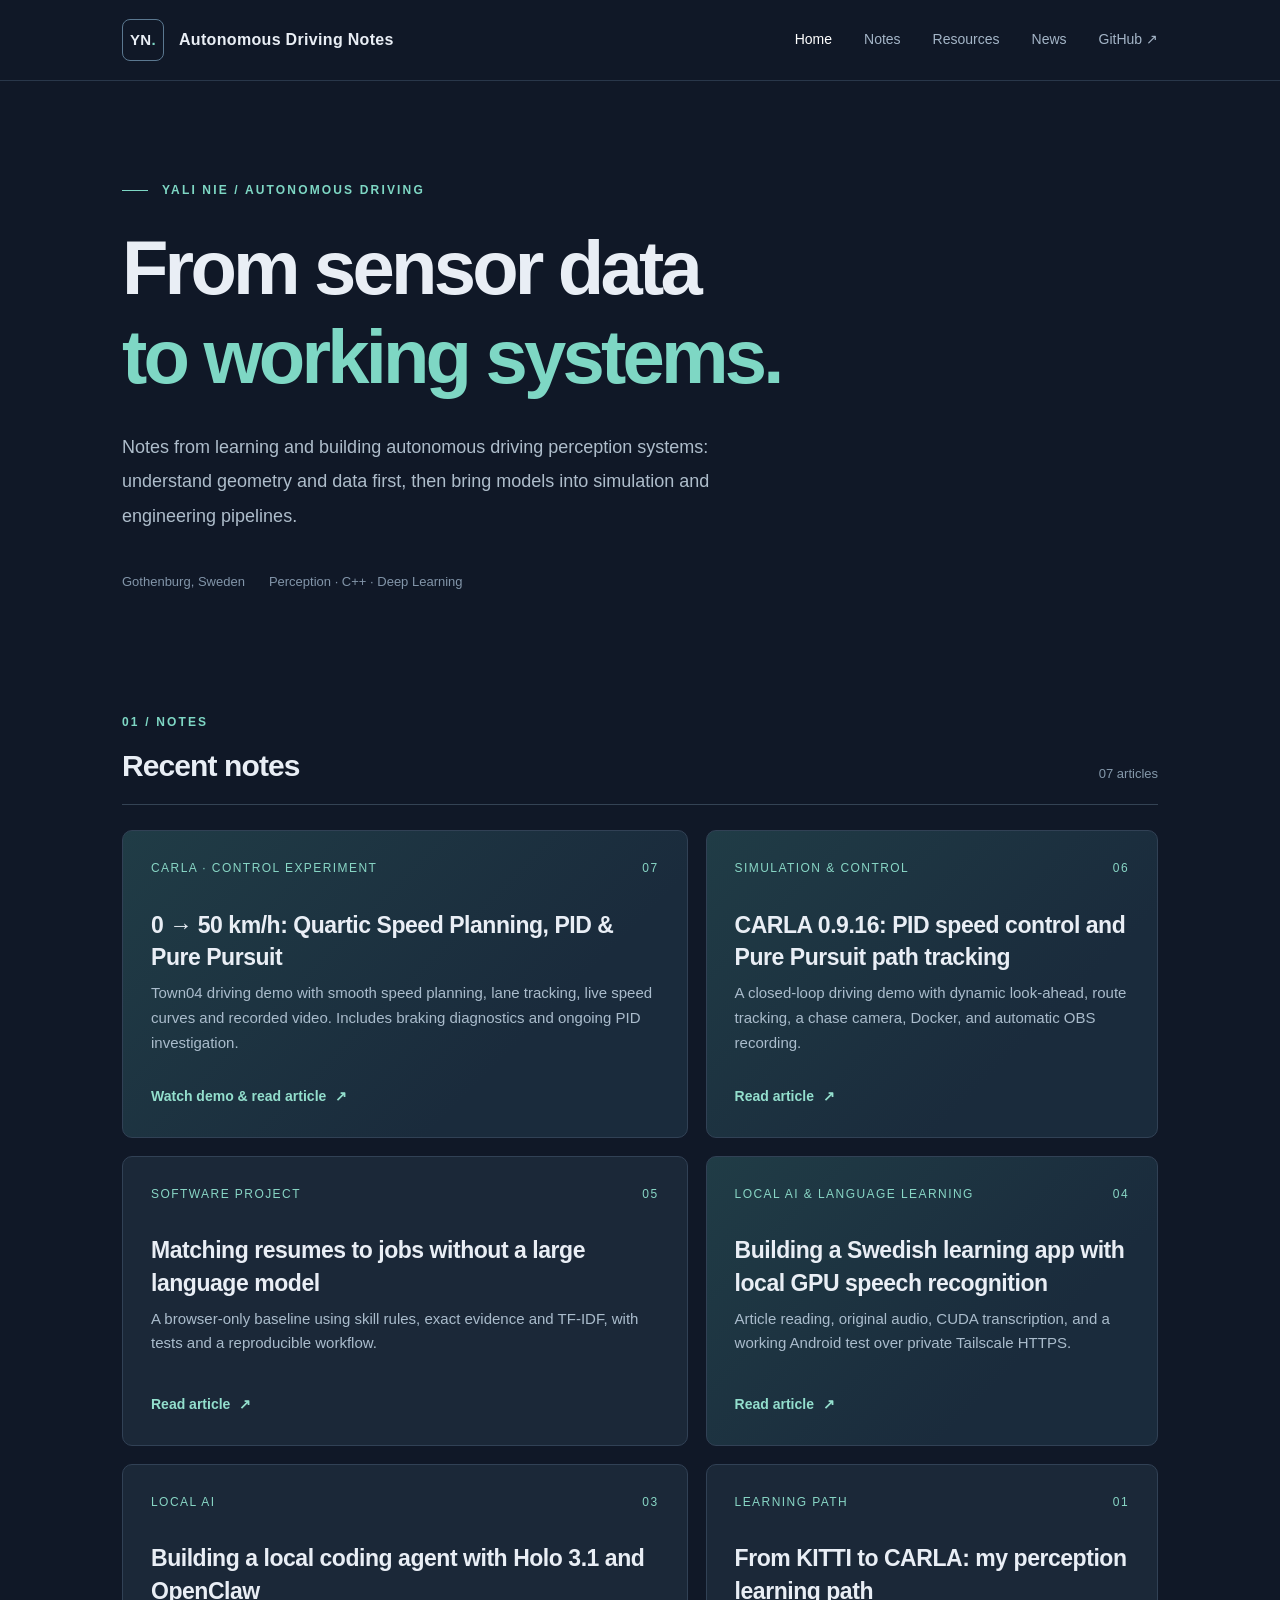
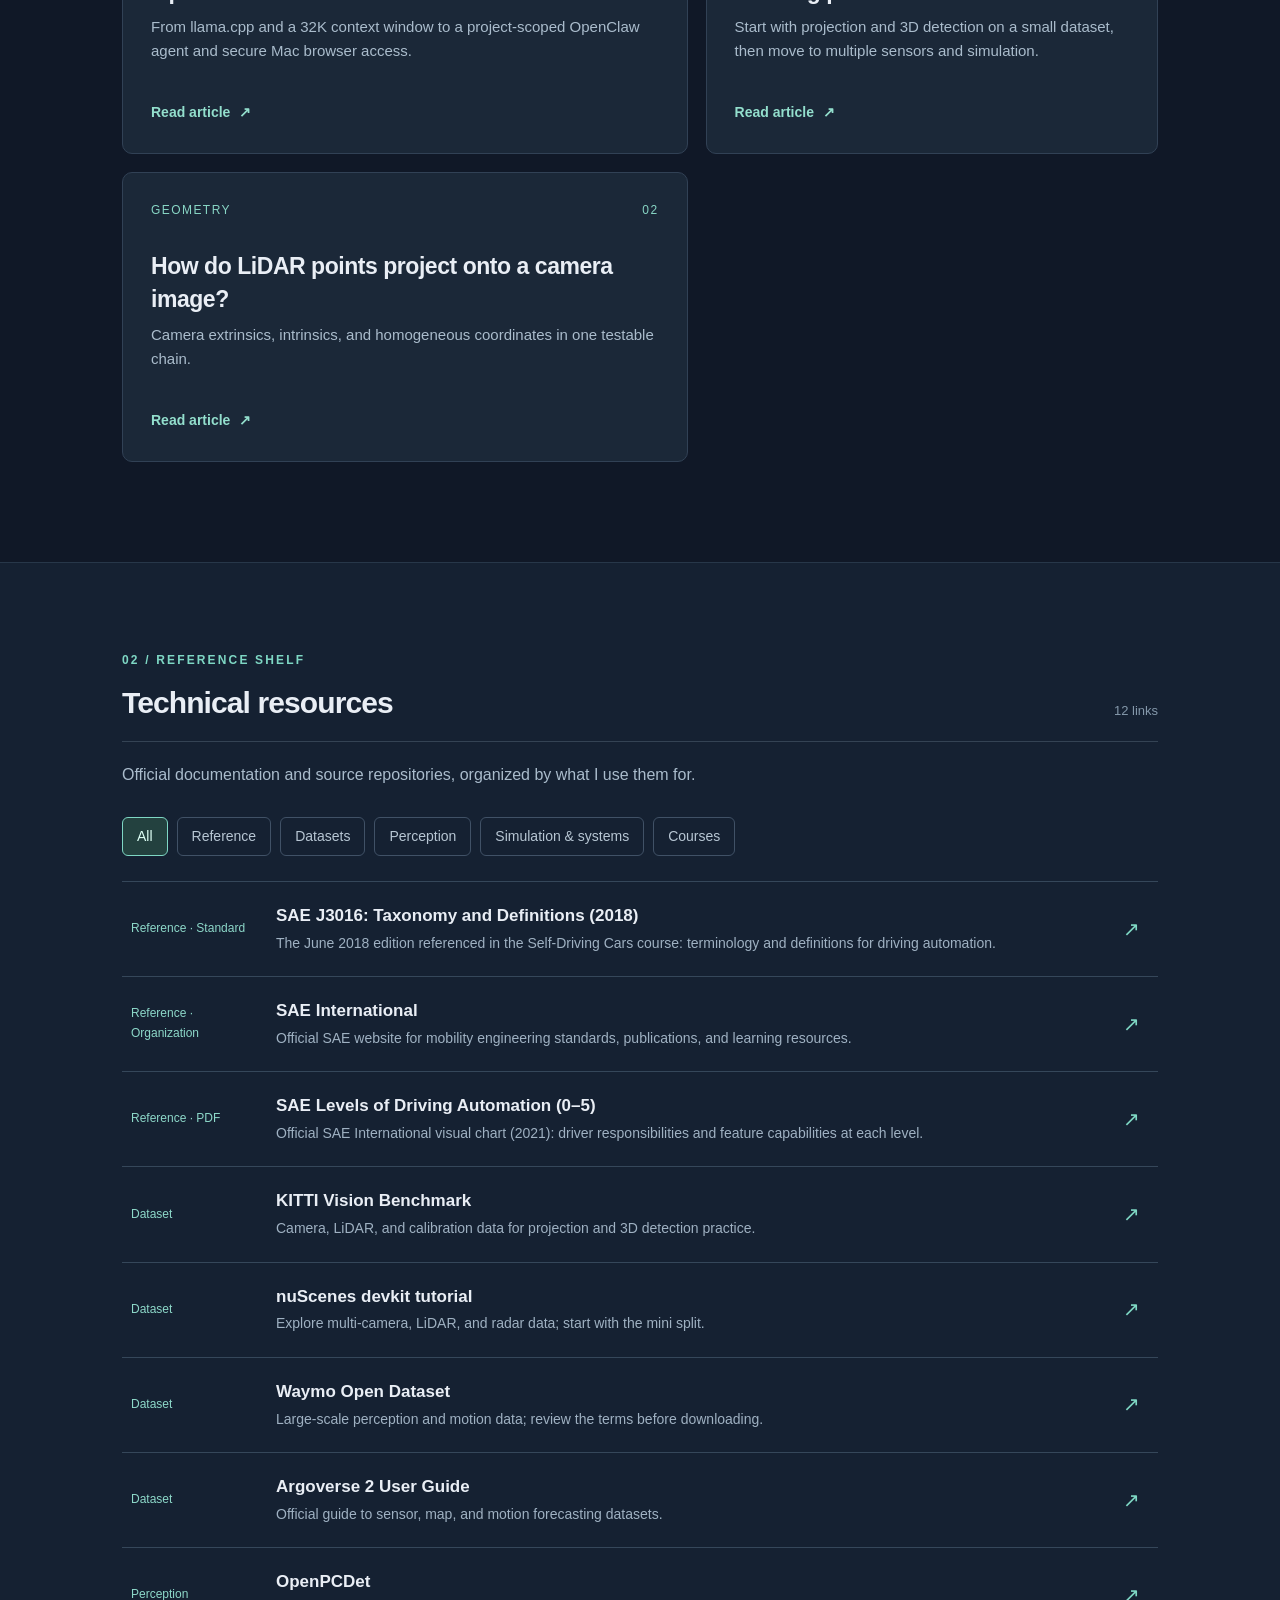
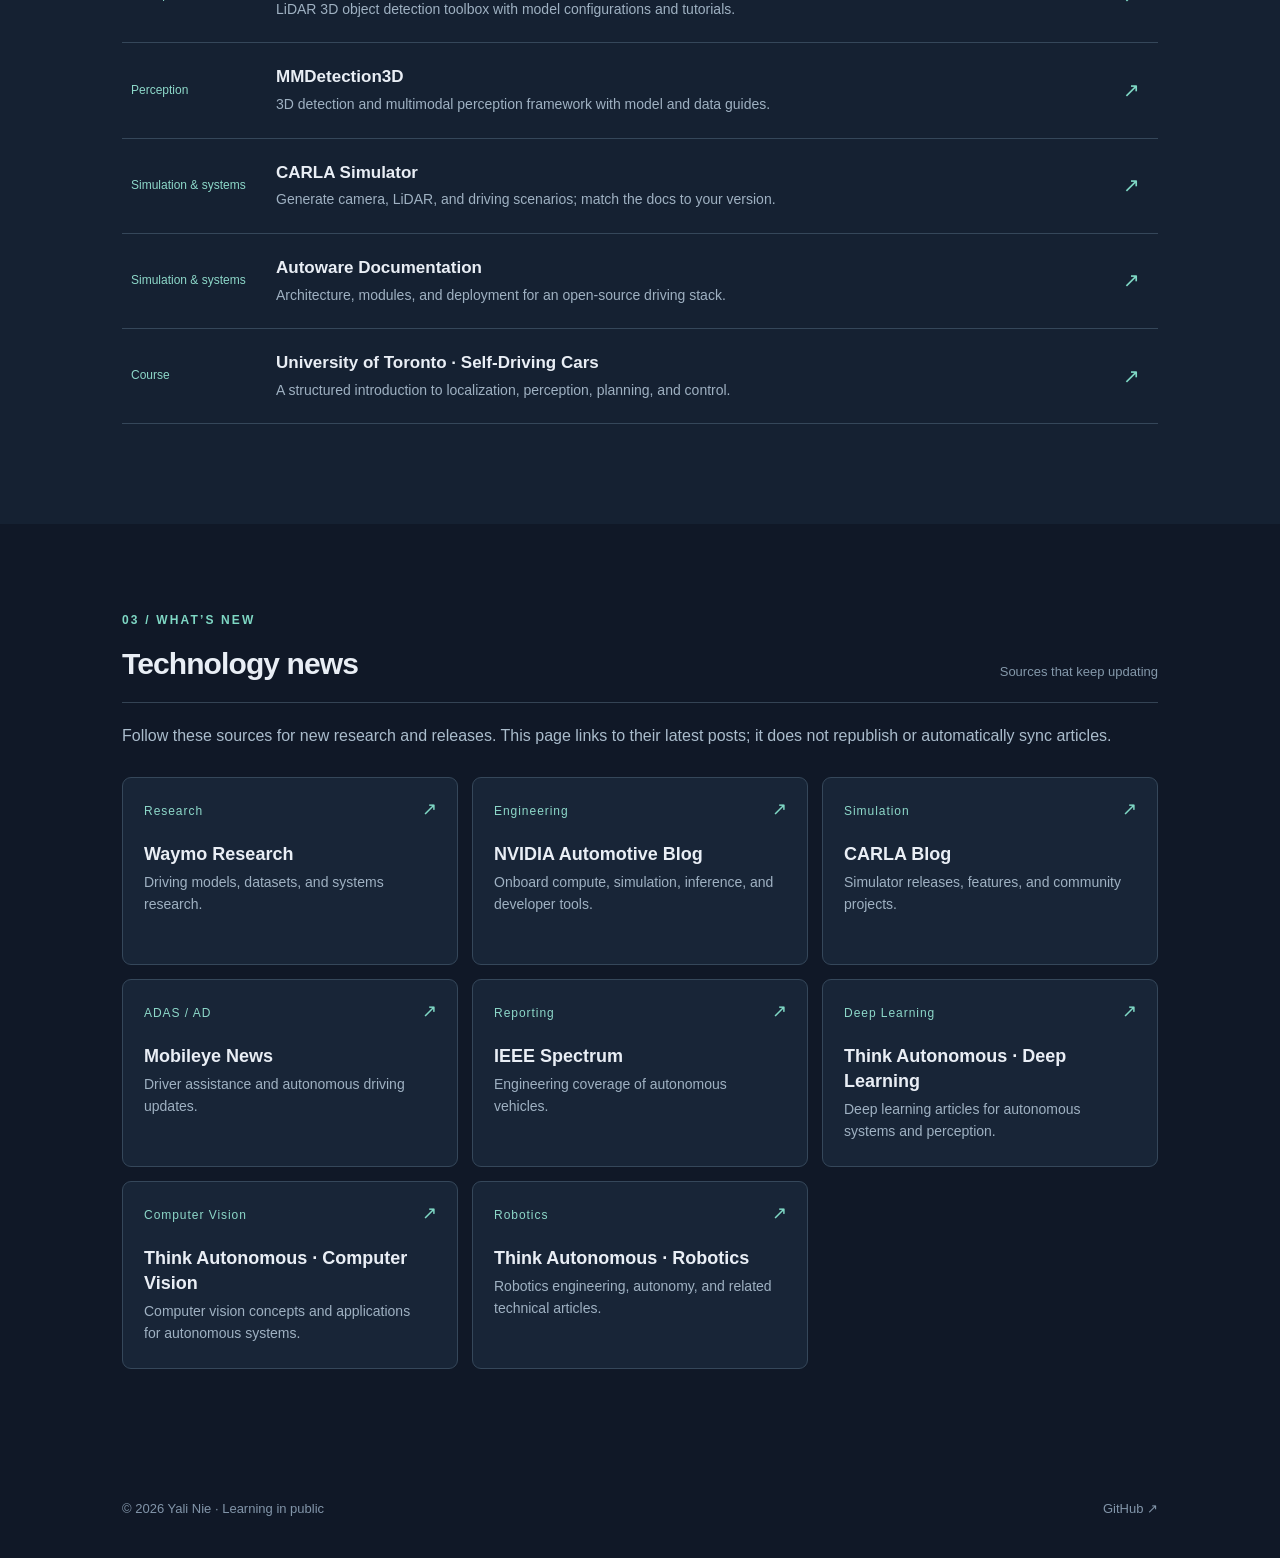
<file: index.html>
<!doctype html>
<html lang="en">
<head>
  <meta charset="utf-8">
  <meta name="viewport" content="width=device-width, initial-scale=1">
  <meta name="theme-color" content="#101827">
  <meta name="description" content="Yali Nie's autonomous driving notes on perception, datasets, simulation, and engineering.">
  <title>Autonomous Driving Notes · Yali Nie</title>
  <link rel="stylesheet" href="style.css">
</head>
<body>
  <header class="site-header"><div class="wrap header-inner"><a class="brand" href="./"><span class="brand-mark">YN<span class="brand-dot">.</span></span><span>Autonomous Driving Notes</span></a><nav aria-label="Main navigation"><a class="active" href="./">Home</a><a href="#notes">Notes</a><a href="#resources">Resources</a><a href="#news">News</a><a href="https://github.com/YALIAI" target="_blank" rel="noopener noreferrer">GitHub ↗</a></nav></div></header>
  <main>
    <section class="intro wrap"><div class="eyebrow"><span class="line"></span> YALI NIE / AUTONOMOUS DRIVING</div><h1>From sensor data<br><em>to working systems.</em></h1><p>Notes from learning and building autonomous driving perception systems: understand geometry and data first, then bring models into simulation and engineering pipelines.</p><div class="intro-meta"><span>Gothenburg, Sweden</span><span>Perception · C++ · Deep Learning</span></div></section>
    <section class="section wrap" id="notes"><div class="section-title"><div><span class="section-kicker">01 / NOTES</span><h2>Recent notes</h2></div><span class="count">07 articles</span></div><div class="note-grid"><a class="note-card featured" href="carla-quartic-speed-control.html"><span class="card-label">CARLA · CONTROL EXPERIMENT <span>07</span></span><h3>0 → 50 km/h: Quartic Speed Planning, PID &amp; Pure Pursuit</h3><p>Town04 driving demo with smooth speed planning, lane tracking, live speed curves and recorded video. Includes braking diagnostics and ongoing PID investigation.</p><span class="read-more">Watch demo &amp; read article <span aria-hidden="true">↗</span></span></a><a class="note-card featured" href="carla-pid-pure-pursuit.html"><span class="card-label">Simulation &amp; control <span>06</span></span><h3>CARLA 0.9.16: PID speed control and Pure Pursuit path tracking</h3><p>A closed-loop driving demo with dynamic look-ahead, route tracking, a chase camera, Docker, and automatic OBS recording.</p><span class="read-more">Read article <span aria-hidden="true">↗</span></span></a><a class="note-card" href="resume-matching-without-llm.html"><span class="card-label">Software project <span>05</span></span><h3>Matching resumes to jobs without a large language model</h3><p>A browser-only baseline using skill rules, exact evidence and TF-IDF, with tests and a reproducible workflow.</p><span class="read-more">Read article <span aria-hidden="true">↗</span></span></a><a class="note-card featured" href="swedish-learning-local-gpu.html"><span class="card-label">Local AI &amp; language learning <span>04</span></span><h3>Building a Swedish learning app with local GPU speech recognition</h3><p>Article reading, original audio, CUDA transcription, and a working Android test over private Tailscale HTTPS.</p><span class="read-more">Read article <span aria-hidden="true">↗</span></span></a><a class="note-card" href="local-holo-openclaw.html"><span class="card-label">Local AI <span>03</span></span><h3>Building a local coding agent with Holo 3.1 and OpenClaw</h3><p>From llama.cpp and a 32K context window to a project-scoped OpenClaw agent and secure Mac browser access.</p><span class="read-more">Read article <span aria-hidden="true">↗</span></span></a><a class="note-card" href="roadmap.html"><span class="card-label">Learning path <span>01</span></span><h3>From KITTI to CARLA: my perception learning path</h3><p>Start with projection and 3D detection on a small dataset, then move to multiple sensors and simulation.</p><span class="read-more">Read article <span aria-hidden="true">↗</span></span></a><a class="note-card" href="calibration.html"><span class="card-label">Geometry <span>02</span></span><h3>How do LiDAR points project onto a camera image?</h3><p>Camera extrinsics, intrinsics, and homogeneous coordinates in one testable chain.</p><span class="read-more">Read article <span aria-hidden="true">↗</span></span></a></div></section>
    <section class="section resources-section" id="resources"><div class="wrap"><div class="section-title"><div><span class="section-kicker">02 / REFERENCE SHELF</span><h2>Technical resources</h2></div><span class="count" id="resource-count"></span></div><p class="section-description">Official documentation and source repositories, organized by what I use them for.</p><div class="filters" role="group" aria-label="Filter resources by topic"><button type="button" class="selected" data-filter="all" aria-pressed="true">All</button><button type="button" data-filter="reference" aria-pressed="false">Reference</button><button type="button" data-filter="datasets" aria-pressed="false">Datasets</button><button type="button" data-filter="perception" aria-pressed="false">Perception</button><button type="button" data-filter="simulation" aria-pressed="false">Simulation & systems</button><button type="button" data-filter="courses" aria-pressed="false">Courses</button></div><div class="resource-list" id="resource-list"></div></div></section>
    <section class="section news-section wrap" id="news"><div class="section-title"><div><span class="section-kicker">03 / WHAT’S NEW</span><h2>Technology news</h2></div><span class="count">Sources that keep updating</span></div><p class="section-description">Follow these sources for new research and releases. This page links to their latest posts; it does not republish or automatically sync articles.</p><div class="news-grid">
      <a class="news-card" href="https://waymo.com/research/" target="_blank" rel="noopener noreferrer"><span>Research</span><h3>Waymo Research</h3><p>Driving models, datasets, and systems research.</p><b aria-hidden="true">↗</b></a>
      <a class="news-card" href="https://developer.nvidia.com/blog/tag/automotive/" target="_blank" rel="noopener noreferrer"><span>Engineering</span><h3>NVIDIA Automotive Blog</h3><p>Onboard compute, simulation, inference, and developer tools.</p><b aria-hidden="true">↗</b></a>
      <a class="news-card" href="https://carla.org/posts/" target="_blank" rel="noopener noreferrer"><span>Simulation</span><h3>CARLA Blog</h3><p>Simulator releases, features, and community projects.</p><b aria-hidden="true">↗</b></a>
      <a class="news-card" href="https://www.mobileye.com/news/" target="_blank" rel="noopener noreferrer"><span>ADAS / AD</span><h3>Mobileye News</h3><p>Driver assistance and autonomous driving updates.</p><b aria-hidden="true">↗</b></a>
      <a class="news-card" href="https://spectrum.ieee.org/tag/autonomous-vehicles" target="_blank" rel="noopener noreferrer"><span>Reporting</span><h3>IEEE Spectrum</h3><p>Engineering coverage of autonomous vehicles.</p><b aria-hidden="true">↗</b></a>
      <a class="news-card" href="https://www.thinkautonomous.ai/blog/tag/deep-learning/" target="_blank" rel="noopener noreferrer"><span>Deep Learning</span><h3>Think Autonomous · Deep Learning</h3><p>Deep learning articles for autonomous systems and perception.</p><b aria-hidden="true">↗</b></a>
      <a class="news-card" href="https://www.thinkautonomous.ai/blog/tag/computer-vision/" target="_blank" rel="noopener noreferrer"><span>Computer Vision</span><h3>Think Autonomous · Computer Vision</h3><p>Computer vision concepts and applications for autonomous systems.</p><b aria-hidden="true">↗</b></a>
      <a class="news-card" href="https://www.thinkautonomous.ai/blog/tag/robotics/" target="_blank" rel="noopener noreferrer"><span>Robotics</span><h3>Think Autonomous · Robotics</h3><p>Robotics engineering, autonomy, and related technical articles.</p><b aria-hidden="true">↗</b></a>
    </div></section>
  </main>
  <footer class="wrap footer"><span>© <span id="year">2026</span> Yali Nie · Learning in public</span><a href="https://github.com/YALIAI" target="_blank" rel="noopener noreferrer">GitHub ↗</a></footer>
  <script src="site.js?v=sae-references-3" defer></script>
</body>
</html>
</file>
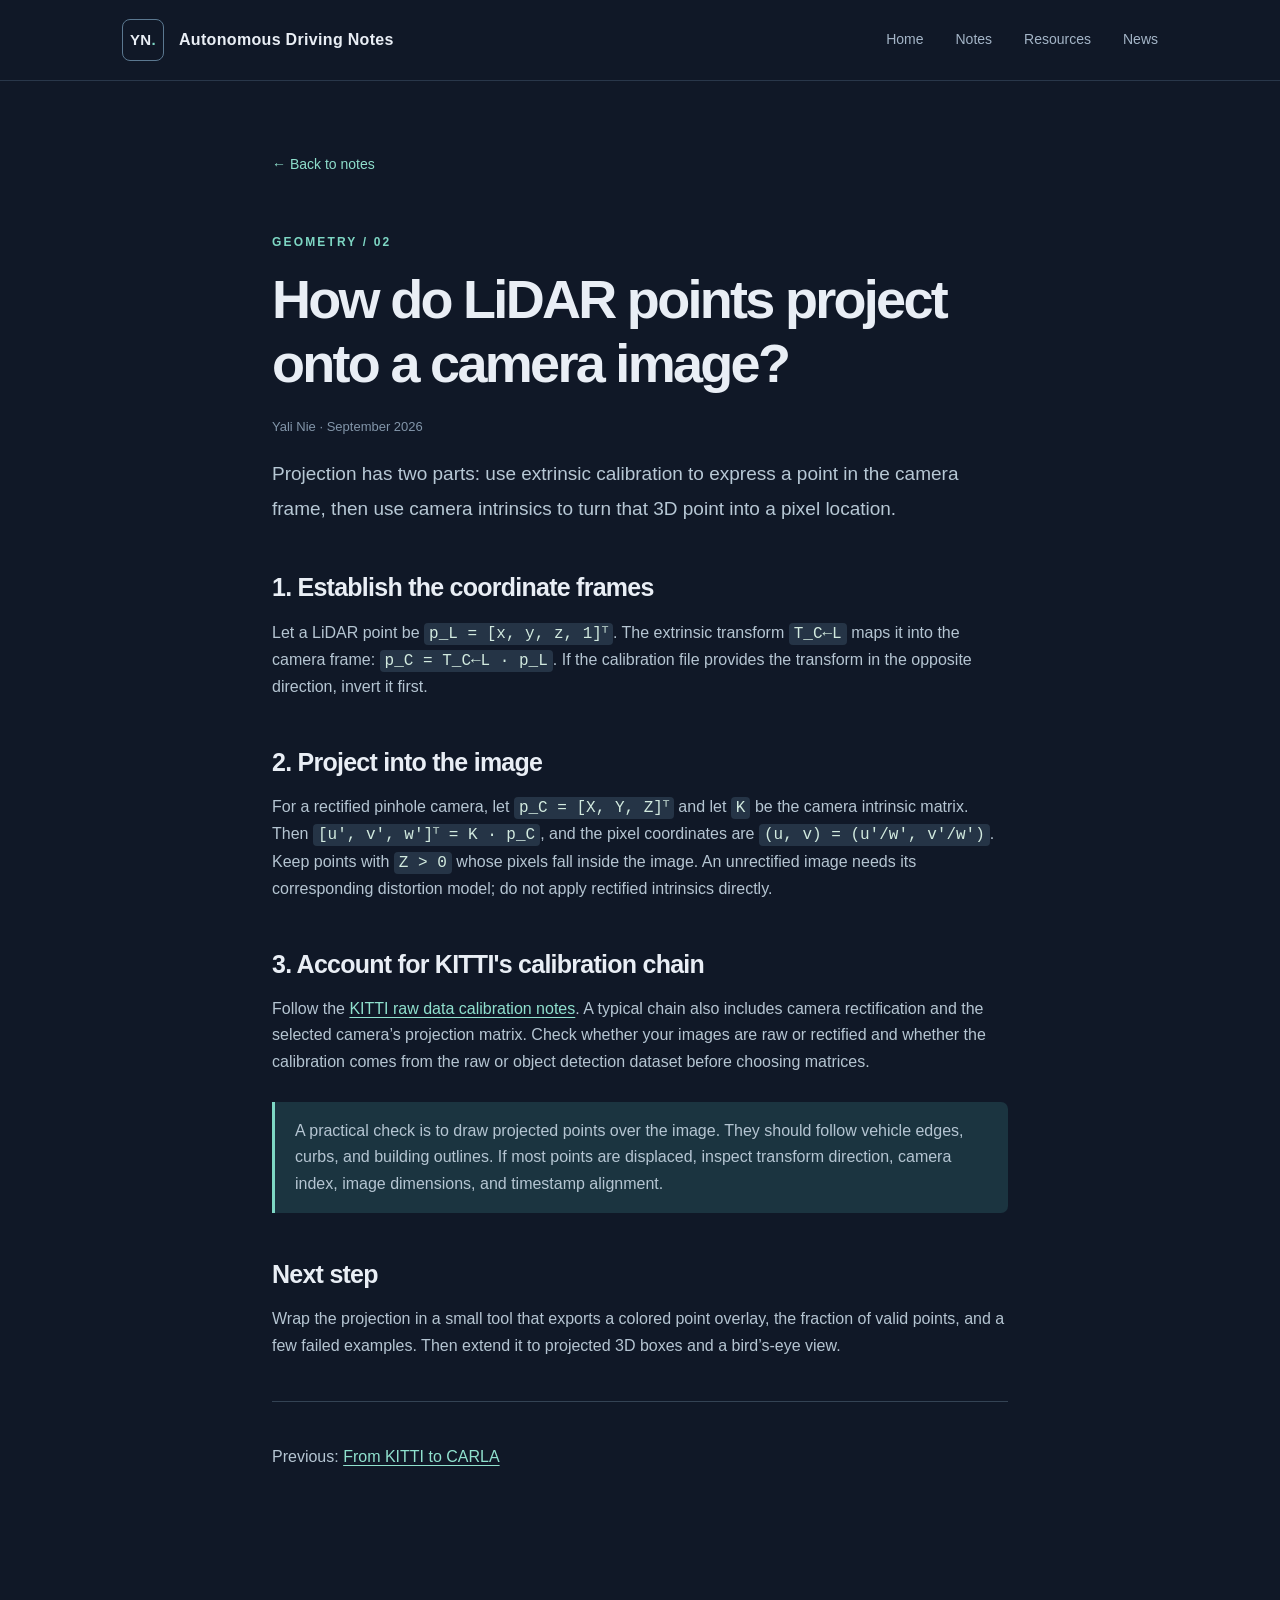
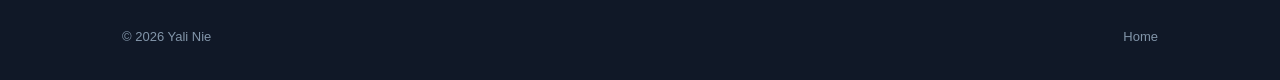
<file: calibration.html>
<!doctype html><html lang="en"><head><meta charset="utf-8"><meta name="viewport" content="width=device-width, initial-scale=1"><meta name="theme-color" content="#101827"><meta name="description" content="Coordinate transforms and camera projection for LiDAR point clouds."><title>LiDAR to camera projection · Autonomous Driving Notes</title><link rel="stylesheet" href="style.css"></head><body><header class="site-header"><div class="wrap header-inner"><a class="brand" href="./"><span class="brand-mark">YN<span class="brand-dot">.</span></span><span>Autonomous Driving Notes</span></a><nav aria-label="Main navigation"><a href="./">Home</a><a href="./#notes">Notes</a><a href="./#resources">Resources</a><a href="./#news">News</a></nav></div></header><main class="article wrap"><a class="back-link" href="./#notes">← Back to notes</a><span class="section-kicker">GEOMETRY / 02</span><h1>How do LiDAR points project onto a camera image?</h1><p class="meta">Yali Nie · September 2026</p><p class="lead">Projection has two parts: use extrinsic calibration to express a point in the camera frame, then use camera intrinsics to turn that 3D point into a pixel location.</p><h2>1. Establish the coordinate frames</h2><p>Let a LiDAR point be <code>p_L = [x, y, z, 1]ᵀ</code>. The extrinsic transform <code>T_C←L</code> maps it into the camera frame: <code>p_C = T_C←L · p_L</code>. If the calibration file provides the transform in the opposite direction, invert it first.</p><h2>2. Project into the image</h2><p>For a rectified pinhole camera, let <code>p_C = [X, Y, Z]ᵀ</code> and let <code>K</code> be the camera intrinsic matrix. Then <code>[u', v', w']ᵀ = K · p_C</code>, and the pixel coordinates are <code>(u, v) = (u'/w', v'/w')</code>. Keep points with <code>Z &gt; 0</code> whose pixels fall inside the image. An unrectified image needs its corresponding distortion model; do not apply rectified intrinsics directly.</p><h2>3. Account for KITTI's calibration chain</h2><p>Follow the <a href="https://www.cvlibs.net/datasets/kitti/raw_data.php" target="_blank" rel="noopener noreferrer">KITTI raw data calibration notes</a>. A typical chain also includes camera rectification and the selected camera’s projection matrix. Check whether your images are raw or rectified and whether the calibration comes from the raw or object detection dataset before choosing matrices.</p><div class="callout"><p>A practical check is to draw projected points over the image. They should follow vehicle edges, curbs, and building outlines. If most points are displaced, inspect transform direction, camera index, image dimensions, and timestamp alignment.</p></div><h2>Next step</h2><p>Wrap the projection in a small tool that exports a colored point overlay, the fraction of valid points, and a few failed examples. Then extend it to projected 3D boxes and a bird’s-eye view.</p><hr><p>Previous: <a href="roadmap.html">From KITTI to CARLA</a></p></main><footer class="wrap footer"><span>© <span id="year">2026</span> Yali Nie</span><a href="./">Home</a></footer><script src="site.js" defer></script></body></html>
</file>
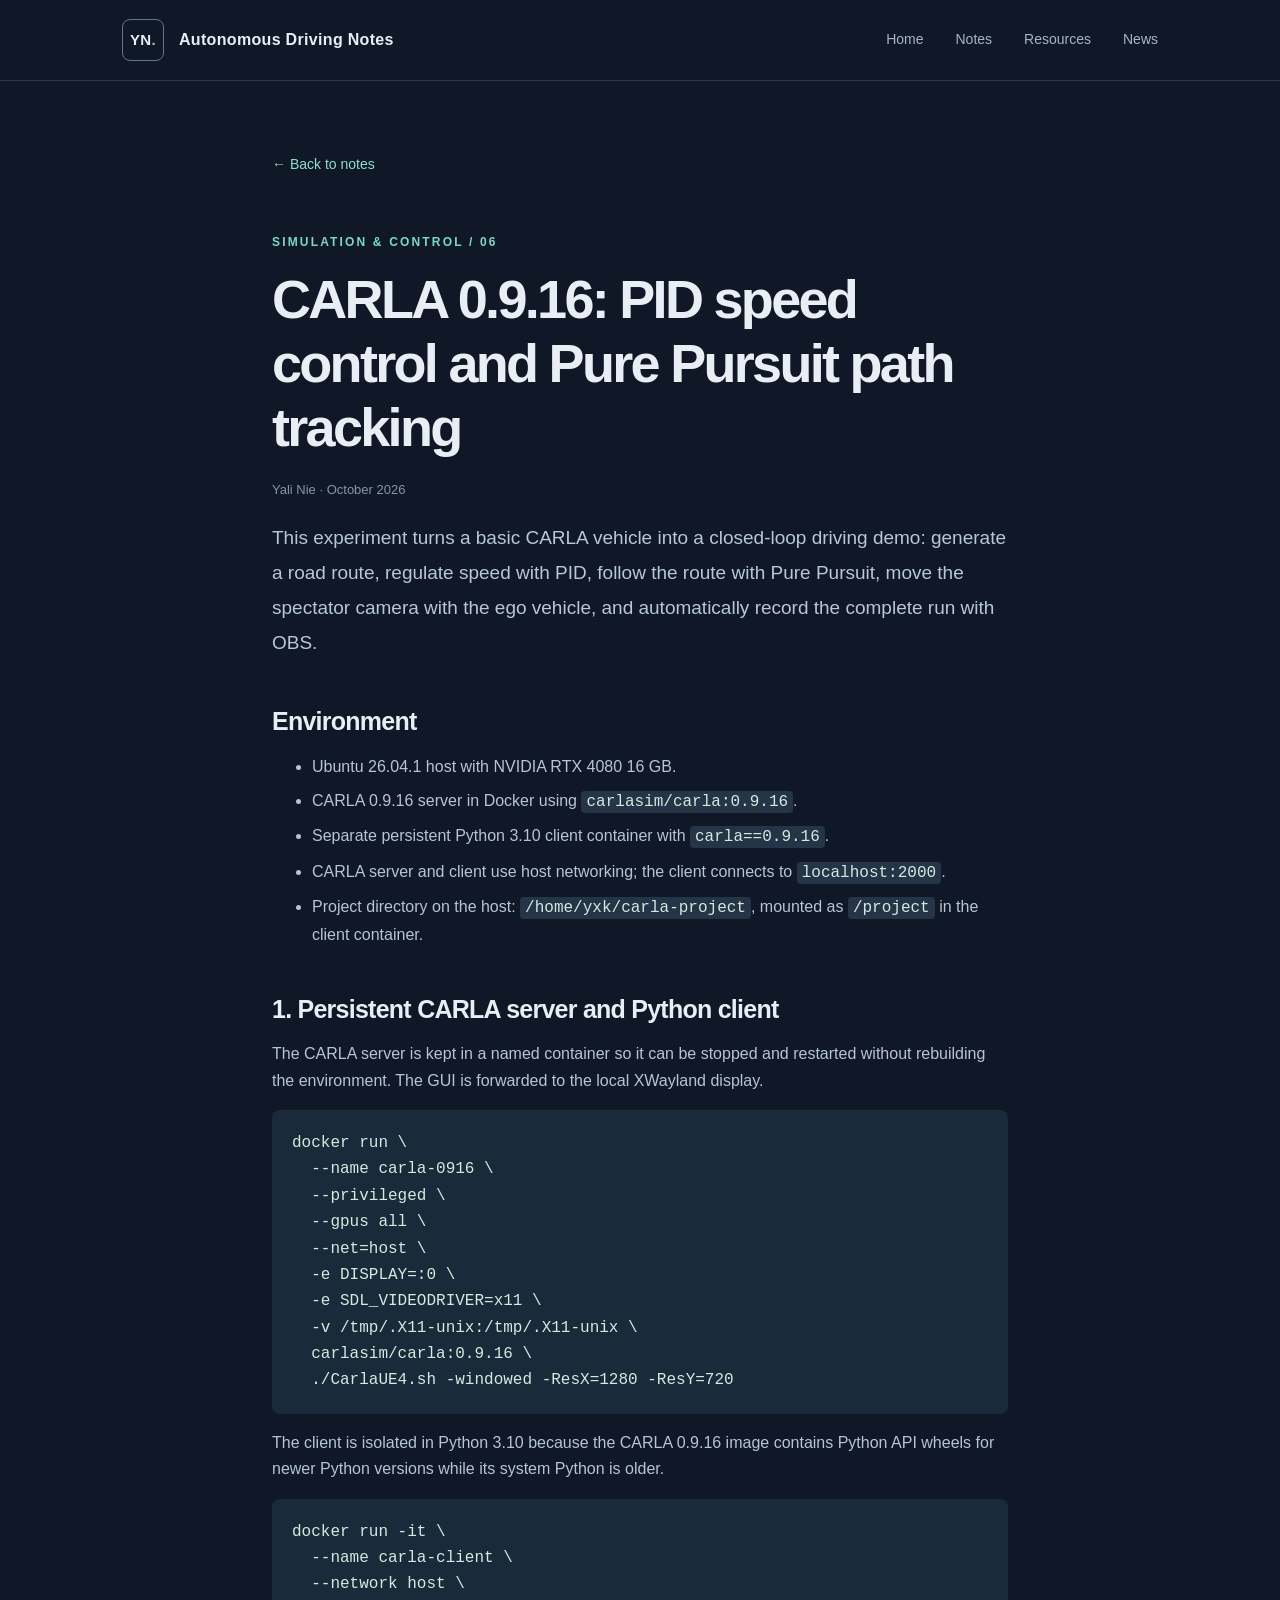
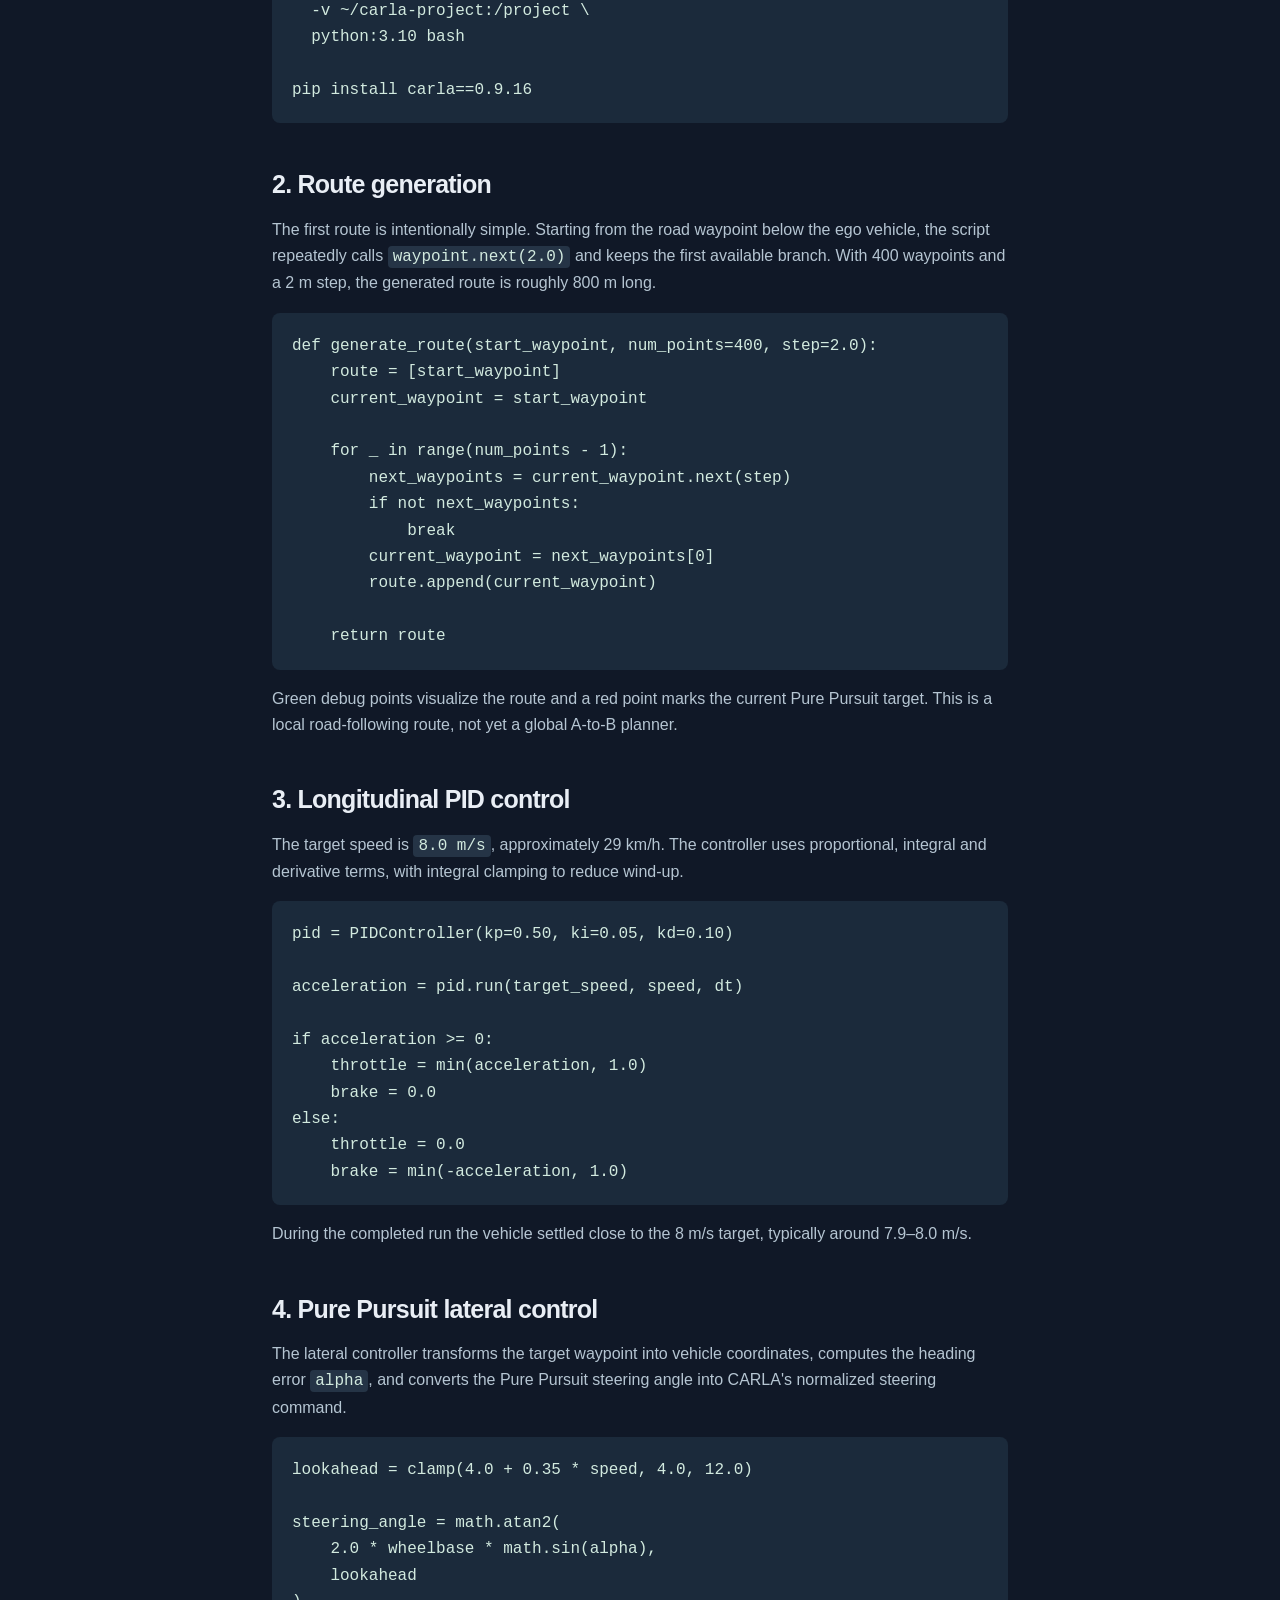
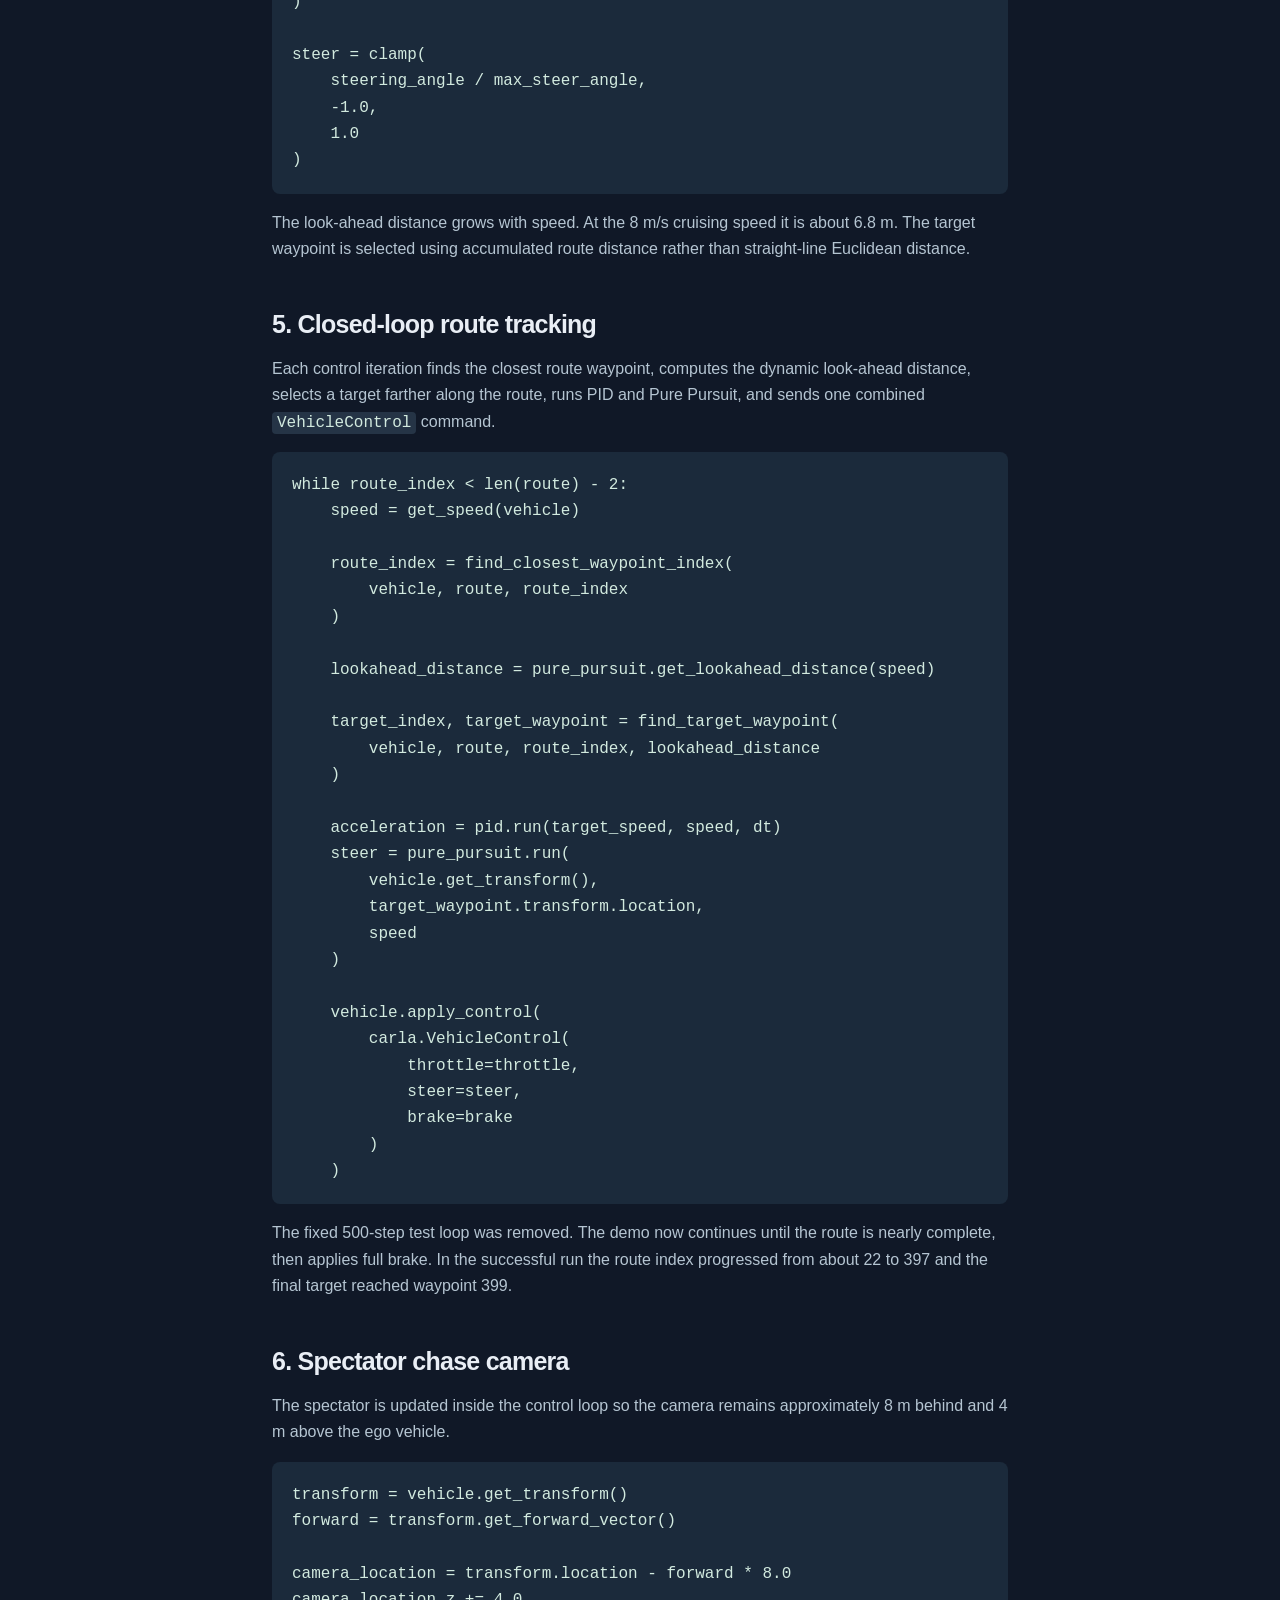
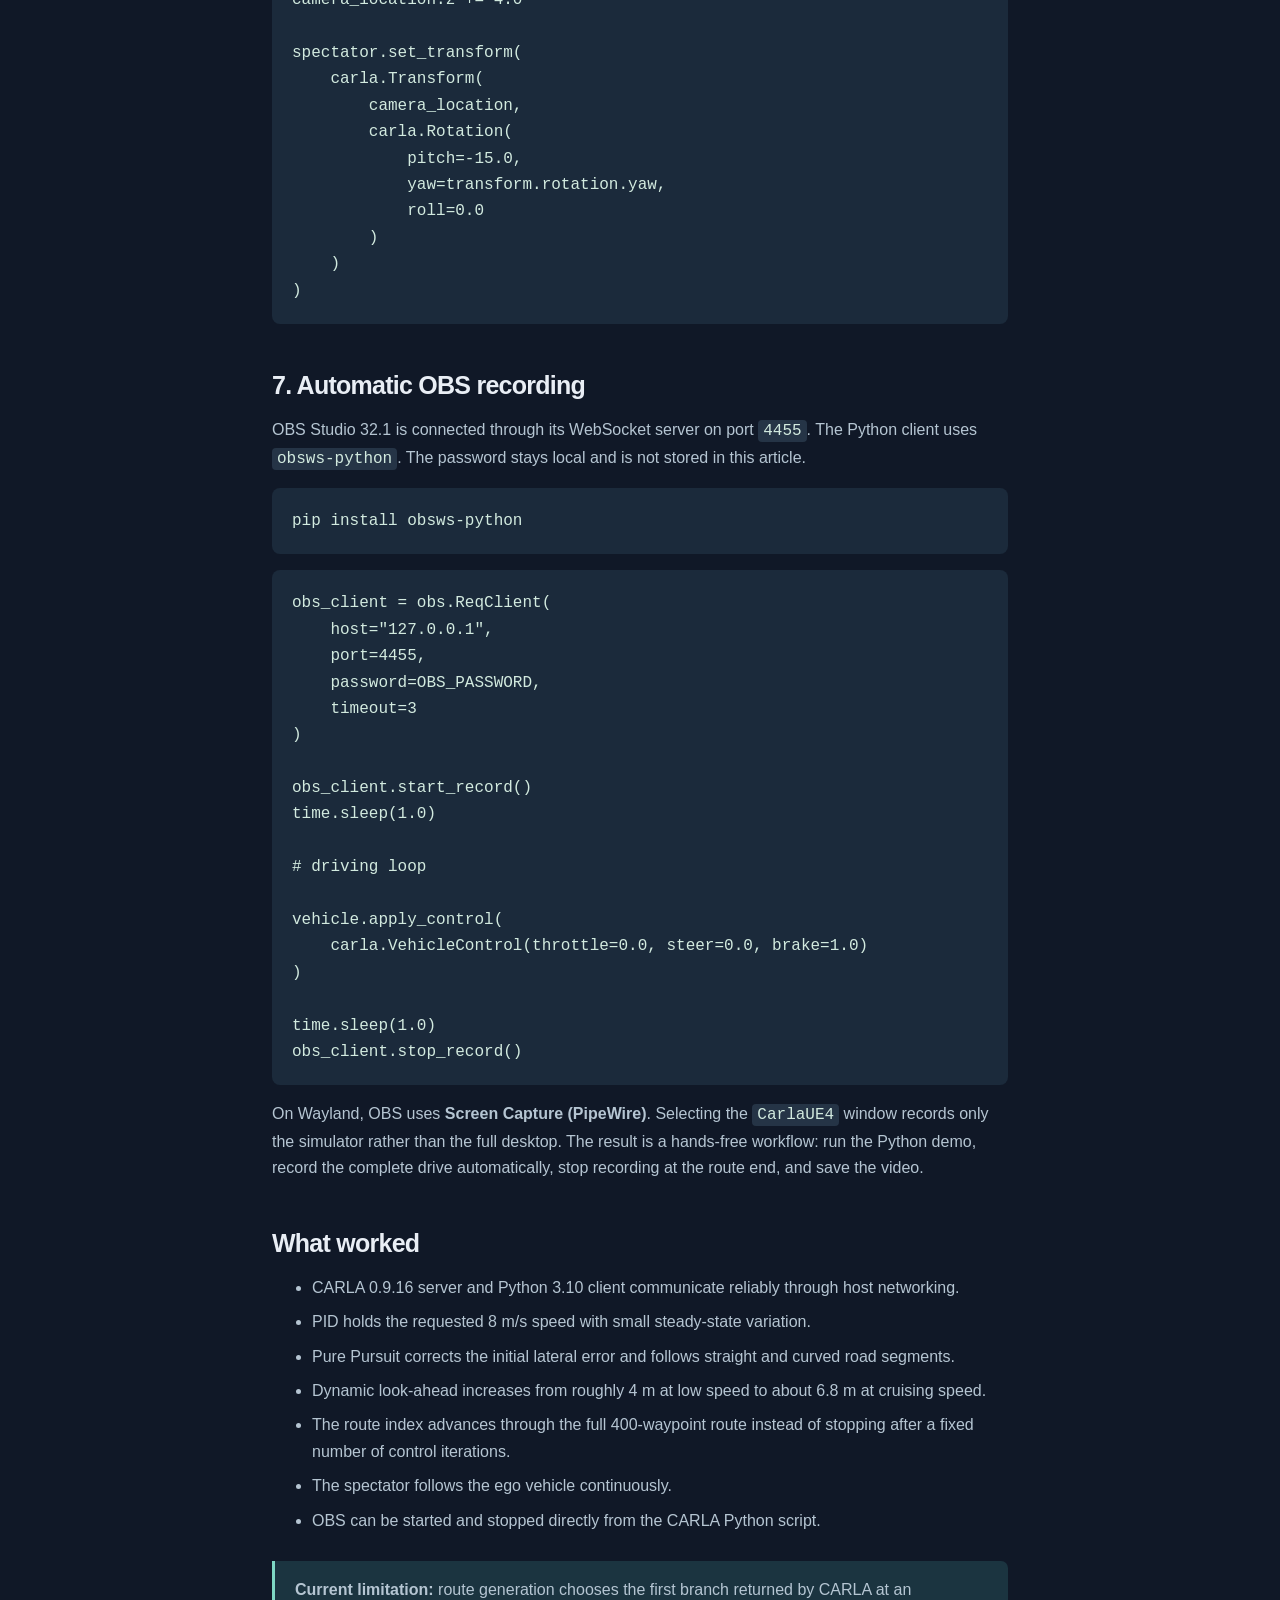
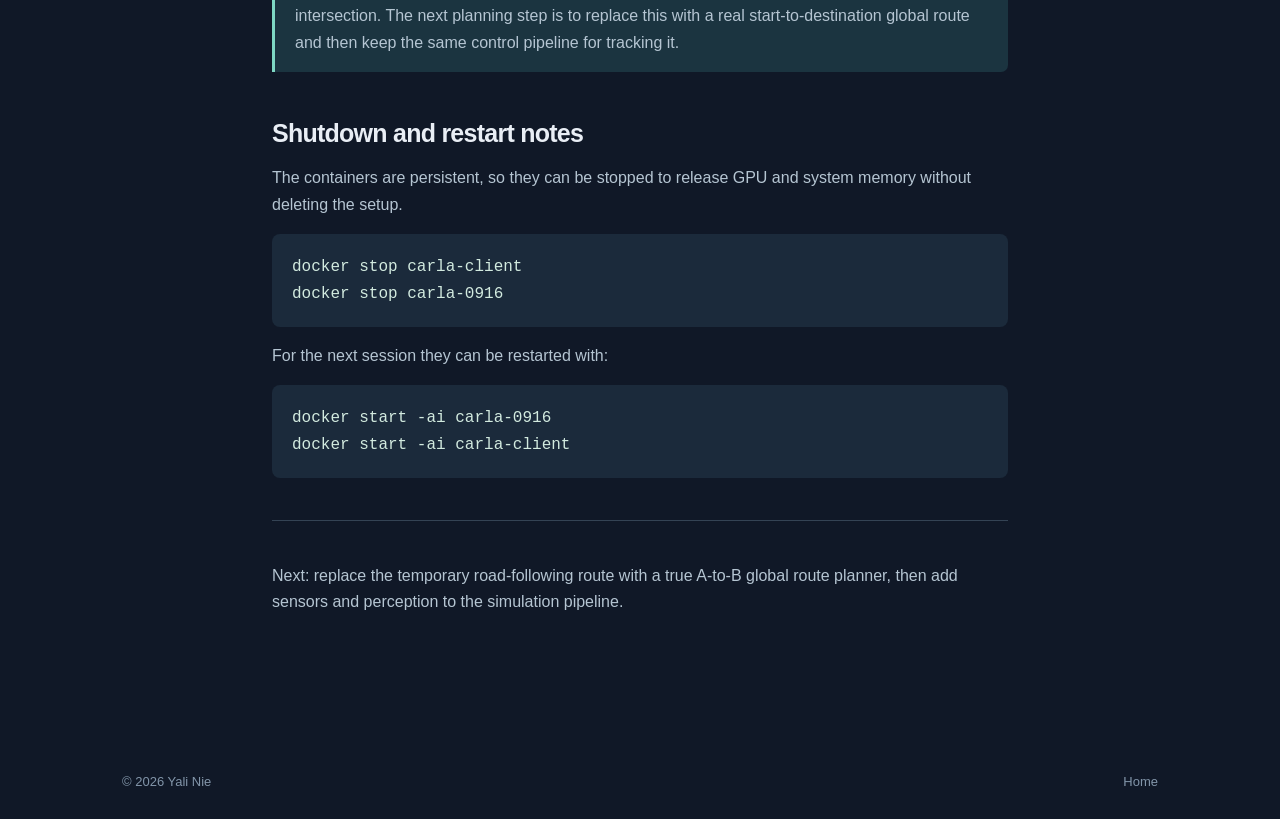
<file: carla-pid-pure-pursuit.html>
<!doctype html>
<html lang="en">
<head>
  <meta charset="utf-8">
  <meta name="viewport" content="width=device-width, initial-scale=1">
  <meta name="theme-color" content="#101827">
  <meta name="description" content="A reproducible CARLA 0.9.16 control demo using PID speed control, Pure Pursuit path tracking, a chase camera, Docker, and OBS automatic recording.">
  <title>CARLA PID + Pure Pursuit simulation · Autonomous Driving Notes</title>
  <link rel="stylesheet" href="style.css">
</head>
<body>
<header class="site-header"><div class="wrap header-inner"><a class="brand" href="./"><span class="brand-mark">YN<span class="brand-dot">.</span></span><span>Autonomous Driving Notes</span></a><nav aria-label="Main navigation"><a href="./">Home</a><a href="./#notes">Notes</a><a href="./#resources">Resources</a><a href="./#news">News</a></nav></div></header>
<main class="article wrap">
<a class="back-link" href="./#notes">← Back to notes</a>
<span class="section-kicker">SIMULATION &amp; CONTROL / 06</span>
<h1>CARLA 0.9.16: PID speed control and Pure Pursuit path tracking</h1>
<p class="meta">Yali Nie · October 2026</p>
<p class="lead">This experiment turns a basic CARLA vehicle into a closed-loop driving demo: generate a road route, regulate speed with PID, follow the route with Pure Pursuit, move the spectator camera with the ego vehicle, and automatically record the complete run with OBS.</p>

<h2>Environment</h2>
<ul>
  <li>Ubuntu 26.04.1 host with NVIDIA RTX 4080 16 GB.</li>
  <li>CARLA 0.9.16 server in Docker using <code>carlasim/carla:0.9.16</code>.</li>
  <li>Separate persistent Python 3.10 client container with <code>carla==0.9.16</code>.</li>
  <li>CARLA server and client use host networking; the client connects to <code>localhost:2000</code>.</li>
  <li>Project directory on the host: <code>/home/yxk/carla-project</code>, mounted as <code>/project</code> in the client container.</li>
</ul>

<h2>1. Persistent CARLA server and Python client</h2>
<p>The CARLA server is kept in a named container so it can be stopped and restarted without rebuilding the environment. The GUI is forwarded to the local XWayland display.</p>
<pre><code>docker run \
  --name carla-0916 \
  --privileged \
  --gpus all \
  --net=host \
  -e DISPLAY=:0 \
  -e SDL_VIDEODRIVER=x11 \
  -v /tmp/.X11-unix:/tmp/.X11-unix \
  carlasim/carla:0.9.16 \
  ./CarlaUE4.sh -windowed -ResX=1280 -ResY=720</code></pre>
<p>The client is isolated in Python 3.10 because the CARLA 0.9.16 image contains Python API wheels for newer Python versions while its system Python is older.</p>
<pre><code>docker run -it \
  --name carla-client \
  --network host \
  -v ~/carla-project:/project \
  python:3.10 bash

pip install carla==0.9.16</code></pre>

<h2>2. Route generation</h2>
<p>The first route is intentionally simple. Starting from the road waypoint below the ego vehicle, the script repeatedly calls <code>waypoint.next(2.0)</code> and keeps the first available branch. With 400 waypoints and a 2 m step, the generated route is roughly 800 m long.</p>
<pre><code>def generate_route(start_waypoint, num_points=400, step=2.0):
    route = [start_waypoint]
    current_waypoint = start_waypoint

    for _ in range(num_points - 1):
        next_waypoints = current_waypoint.next(step)
        if not next_waypoints:
            break
        current_waypoint = next_waypoints[0]
        route.append(current_waypoint)

    return route</code></pre>
<p>Green debug points visualize the route and a red point marks the current Pure Pursuit target. This is a local road-following route, not yet a global A-to-B planner.</p>

<h2>3. Longitudinal PID control</h2>
<p>The target speed is <code>8.0 m/s</code>, approximately 29 km/h. The controller uses proportional, integral and derivative terms, with integral clamping to reduce wind-up.</p>
<pre><code>pid = PIDController(kp=0.50, ki=0.05, kd=0.10)

acceleration = pid.run(target_speed, speed, dt)

if acceleration &gt;= 0:
    throttle = min(acceleration, 1.0)
    brake = 0.0
else:
    throttle = 0.0
    brake = min(-acceleration, 1.0)</code></pre>
<p>During the completed run the vehicle settled close to the 8 m/s target, typically around 7.9–8.0 m/s.</p>

<h2>4. Pure Pursuit lateral control</h2>
<p>The lateral controller transforms the target waypoint into vehicle coordinates, computes the heading error <code>alpha</code>, and converts the Pure Pursuit steering angle into CARLA's normalized steering command.</p>
<pre><code>lookahead = clamp(4.0 + 0.35 * speed, 4.0, 12.0)

steering_angle = math.atan2(
    2.0 * wheelbase * math.sin(alpha),
    lookahead
)

steer = clamp(
    steering_angle / max_steer_angle,
    -1.0,
    1.0
)</code></pre>
<p>The look-ahead distance grows with speed. At the 8 m/s cruising speed it is about 6.8 m. The target waypoint is selected using accumulated route distance rather than straight-line Euclidean distance.</p>

<h2>5. Closed-loop route tracking</h2>
<p>Each control iteration finds the closest route waypoint, computes the dynamic look-ahead distance, selects a target farther along the route, runs PID and Pure Pursuit, and sends one combined <code>VehicleControl</code> command.</p>
<pre><code>while route_index &lt; len(route) - 2:
    speed = get_speed(vehicle)

    route_index = find_closest_waypoint_index(
        vehicle, route, route_index
    )

    lookahead_distance = pure_pursuit.get_lookahead_distance(speed)

    target_index, target_waypoint = find_target_waypoint(
        vehicle, route, route_index, lookahead_distance
    )

    acceleration = pid.run(target_speed, speed, dt)
    steer = pure_pursuit.run(
        vehicle.get_transform(),
        target_waypoint.transform.location,
        speed
    )

    vehicle.apply_control(
        carla.VehicleControl(
            throttle=throttle,
            steer=steer,
            brake=brake
        )
    )</code></pre>
<p>The fixed 500-step test loop was removed. The demo now continues until the route is nearly complete, then applies full brake. In the successful run the route index progressed from about 22 to 397 and the final target reached waypoint 399.</p>

<h2>6. Spectator chase camera</h2>
<p>The spectator is updated inside the control loop so the camera remains approximately 8 m behind and 4 m above the ego vehicle.</p>
<pre><code>transform = vehicle.get_transform()
forward = transform.get_forward_vector()

camera_location = transform.location - forward * 8.0
camera_location.z += 4.0

spectator.set_transform(
    carla.Transform(
        camera_location,
        carla.Rotation(
            pitch=-15.0,
            yaw=transform.rotation.yaw,
            roll=0.0
        )
    )
)</code></pre>

<h2>7. Automatic OBS recording</h2>
<p>OBS Studio 32.1 is connected through its WebSocket server on port <code>4455</code>. The Python client uses <code>obsws-python</code>. The password stays local and is not stored in this article.</p>
<pre><code>pip install obsws-python</code></pre>
<pre><code>obs_client = obs.ReqClient(
    host="127.0.0.1",
    port=4455,
    password=OBS_PASSWORD,
    timeout=3
)

obs_client.start_record()
time.sleep(1.0)

# driving loop

vehicle.apply_control(
    carla.VehicleControl(throttle=0.0, steer=0.0, brake=1.0)
)

time.sleep(1.0)
obs_client.stop_record()</code></pre>
<p>On Wayland, OBS uses <strong>Screen Capture (PipeWire)</strong>. Selecting the <code>CarlaUE4</code> window records only the simulator rather than the full desktop. The result is a hands-free workflow: run the Python demo, record the complete drive automatically, stop recording at the route end, and save the video.</p>

<h2>What worked</h2>
<ul>
  <li>CARLA 0.9.16 server and Python 3.10 client communicate reliably through host networking.</li>
  <li>PID holds the requested 8 m/s speed with small steady-state variation.</li>
  <li>Pure Pursuit corrects the initial lateral error and follows straight and curved road segments.</li>
  <li>Dynamic look-ahead increases from roughly 4 m at low speed to about 6.8 m at cruising speed.</li>
  <li>The route index advances through the full 400-waypoint route instead of stopping after a fixed number of control iterations.</li>
  <li>The spectator follows the ego vehicle continuously.</li>
  <li>OBS can be started and stopped directly from the CARLA Python script.</li>
</ul>

<div class="callout"><p><strong>Current limitation:</strong> route generation chooses the first branch returned by CARLA at an intersection. The next planning step is to replace this with a real start-to-destination global route and then keep the same control pipeline for tracking it.</p></div>

<h2>Shutdown and restart notes</h2>
<p>The containers are persistent, so they can be stopped to release GPU and system memory without deleting the setup.</p>
<pre><code>docker stop carla-client
docker stop carla-0916</code></pre>
<p>For the next session they can be restarted with:</p>
<pre><code>docker start -ai carla-0916
docker start -ai carla-client</code></pre>

<hr>
<p>Next: replace the temporary road-following route with a true A-to-B global route planner, then add sensors and perception to the simulation pipeline.</p>
</main>
<footer class="wrap footer"><span>© <span id="year">2026</span> Yali Nie</span><a href="./">Home</a></footer>
<script src="site.js" defer></script>
</body>
</html>
</file>
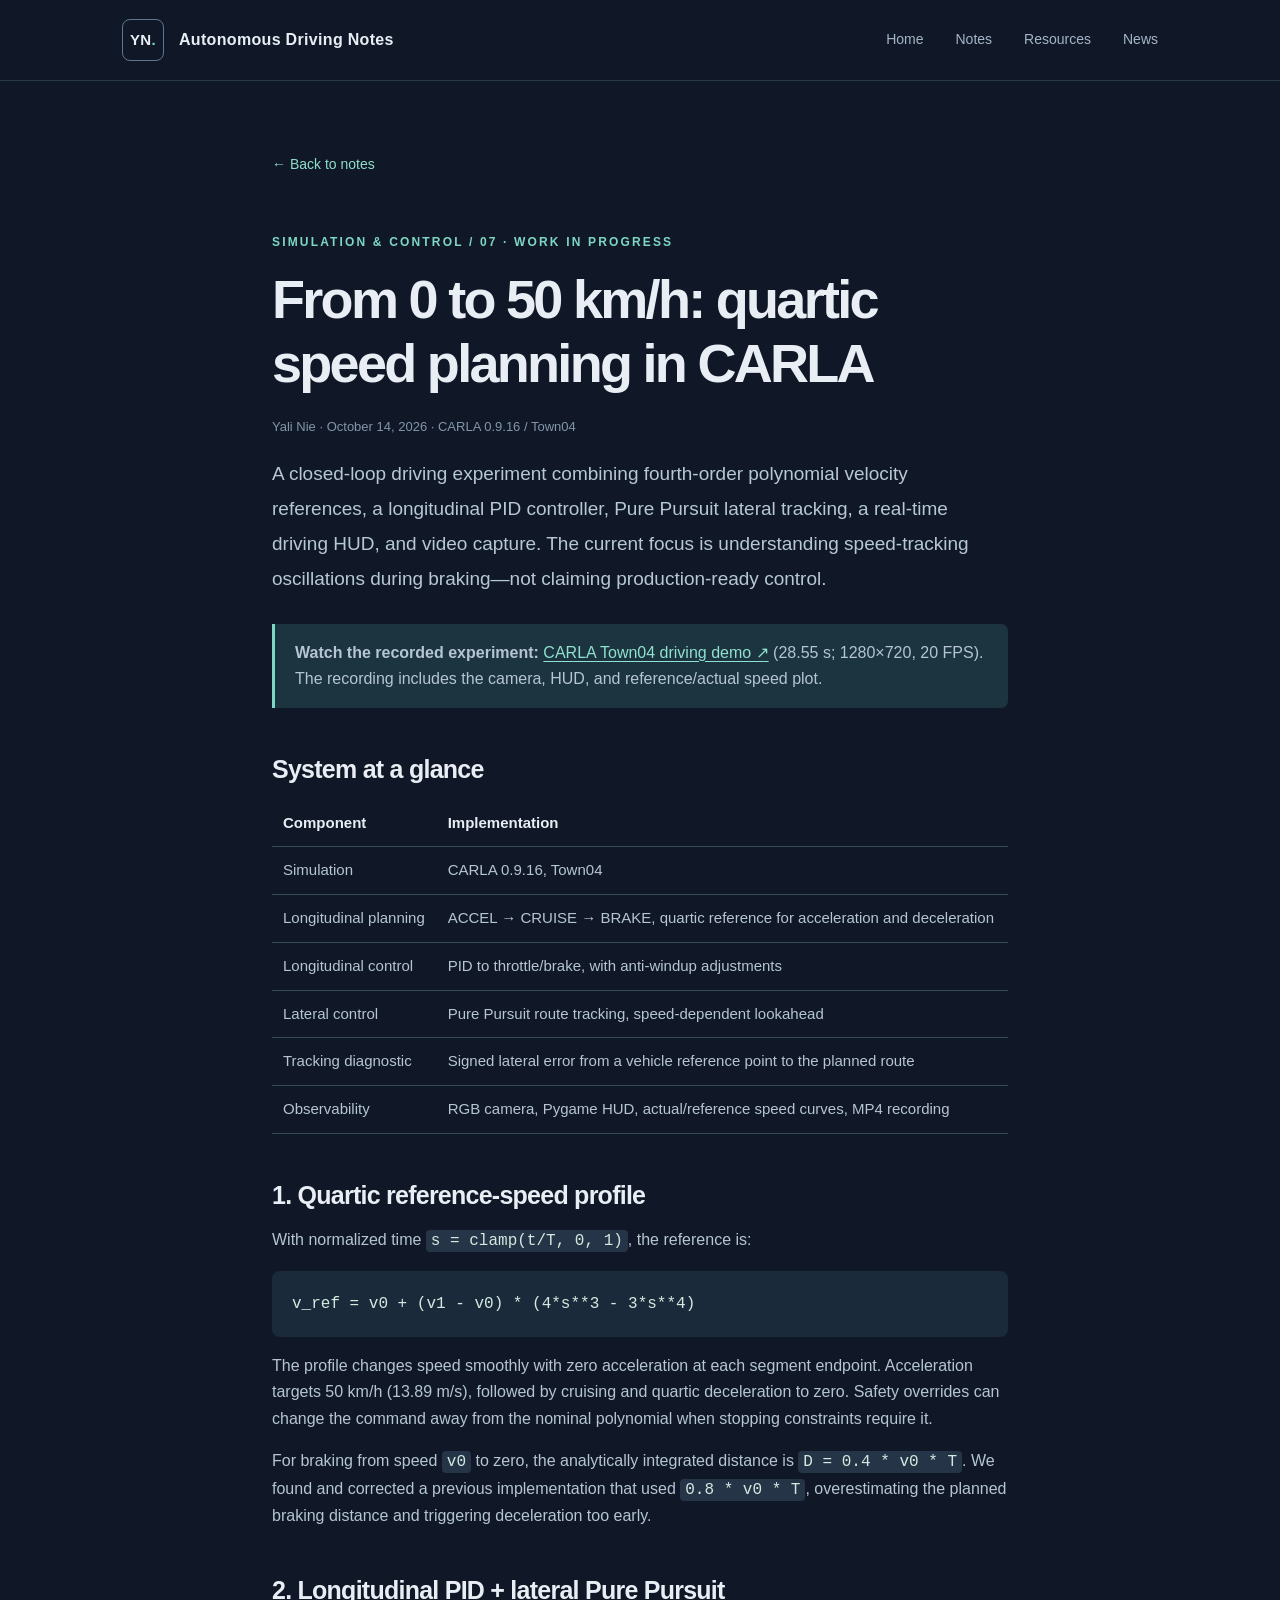
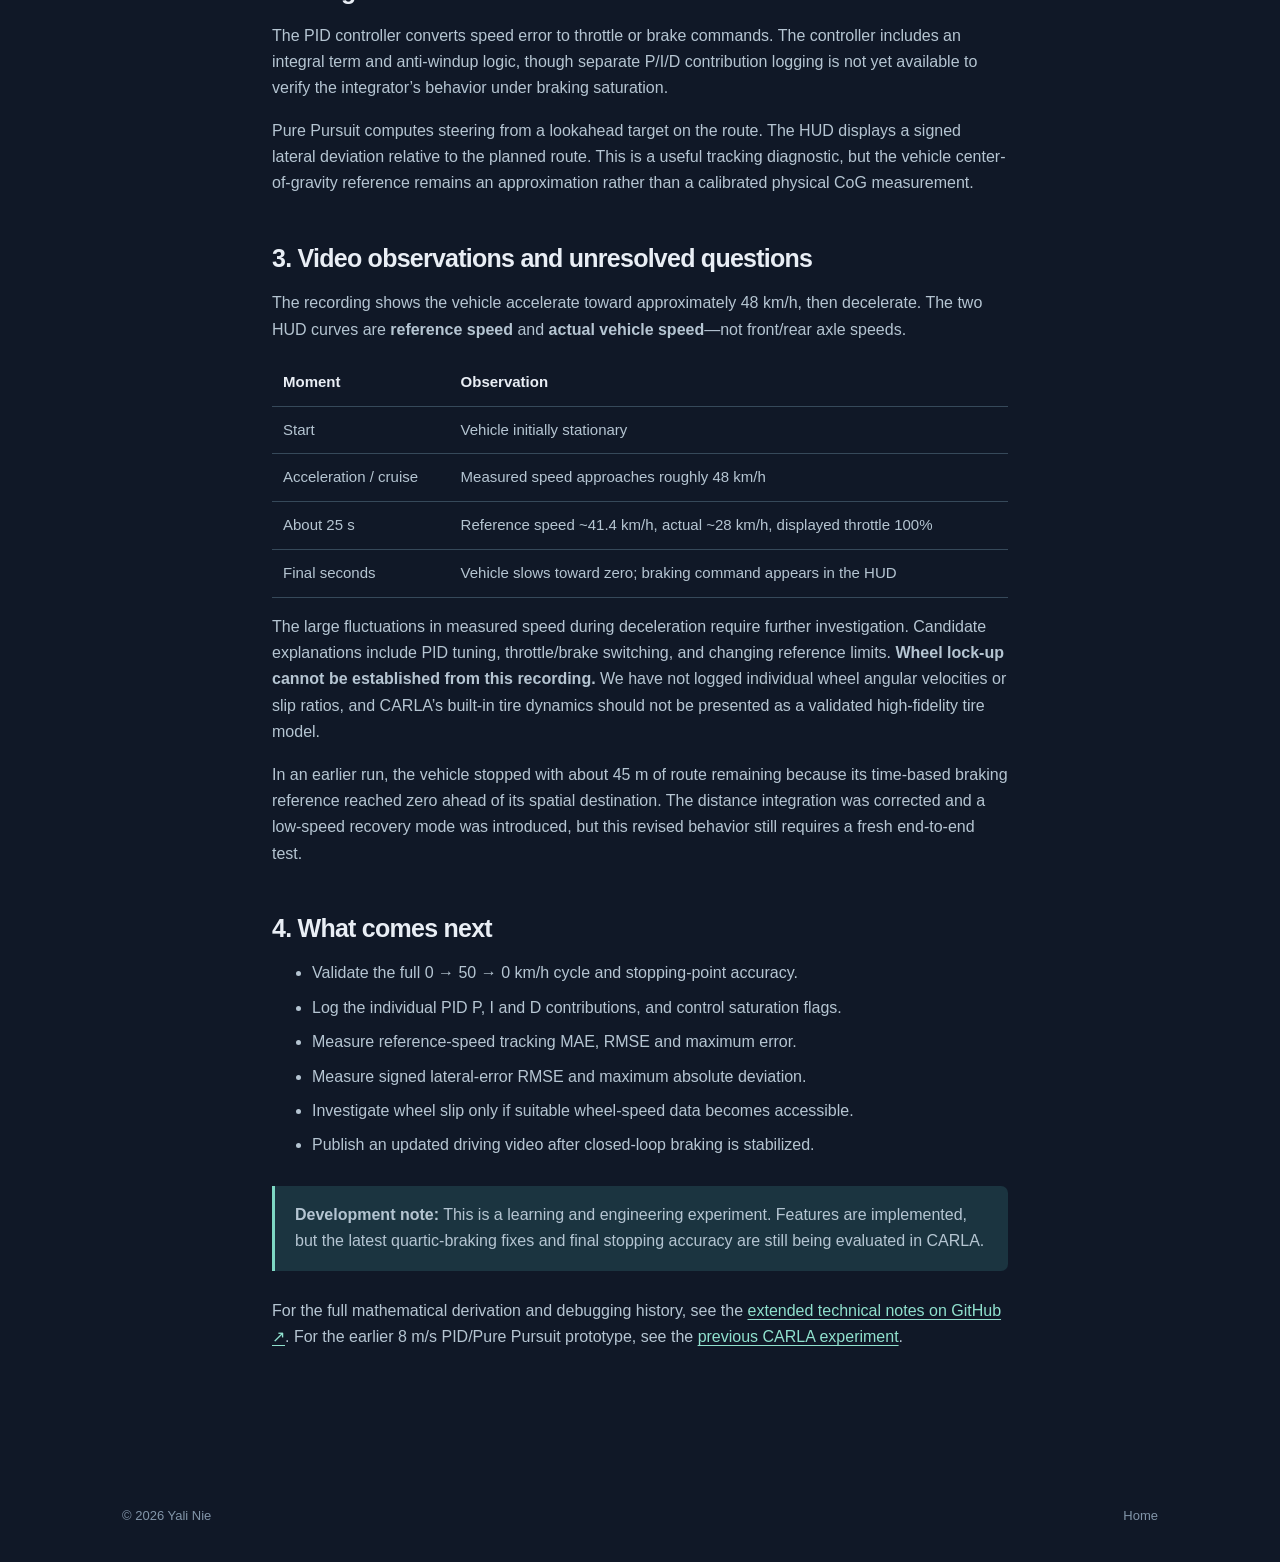
<file: carla-quartic-speed-control.html>
<!doctype html>
<html lang="en">
<head>
<meta charset="utf-8">
<meta name="viewport" content="width=device-width, initial-scale=1">
<meta name="theme-color" content="#101827">
<meta name="description" content="CARLA 0.9.16 Town04 experiment: quartic speed planning, PID control, Pure Pursuit route tracking, live speed plots and recorded video.">
<title>CARLA Quartic Speed Planning · Autonomous Driving Notes</title>
<link rel="stylesheet" href="style.css">
</head>
<body>
<header class="site-header"><div class="wrap header-inner"><a class="brand" href="./"><span class="brand-mark">YN<span class="brand-dot">.</span></span><span>Autonomous Driving Notes</span></a><nav aria-label="Main navigation"><a href="./">Home</a><a href="./#notes">Notes</a><a href="./#resources">Resources</a><a href="./#news">News</a></nav></div></header>
<main class="article wrap">
<a class="back-link" href="./#notes">← Back to notes</a>
<span class="section-kicker">SIMULATION &amp; CONTROL / 07 · WORK IN PROGRESS</span>
<h1>From 0 to 50 km/h: quartic speed planning in CARLA</h1>
<p class="meta">Yali Nie · October 14, 2026 · CARLA 0.9.16 / Town04</p>
<p class="lead">A closed-loop driving experiment combining fourth-order polynomial velocity references, a longitudinal PID controller, Pure Pursuit lateral tracking, a real-time driving HUD, and video capture. The current focus is understanding speed-tracking oscillations during braking—not claiming production-ready control.</p>

<div class="callout"><p><strong>Watch the recorded experiment:</strong> <a href="https://github.com/user-attachments/assets/3cb8e201-d9b9-442d-829f-e067d546a0cb" target="_blank" rel="noopener noreferrer">CARLA Town04 driving demo ↗</a> (28.55 s; 1280×720, 20 FPS). The recording includes the camera, HUD, and reference/actual speed plot.</p></div>

<h2>System at a glance</h2>
<table><thead><tr><th>Component</th><th>Implementation</th></tr></thead><tbody>
<tr><td>Simulation</td><td>CARLA 0.9.16, Town04</td></tr>
<tr><td>Longitudinal planning</td><td>ACCEL → CRUISE → BRAKE, quartic reference for acceleration and deceleration</td></tr>
<tr><td>Longitudinal control</td><td>PID to throttle/brake, with anti-windup adjustments</td></tr>
<tr><td>Lateral control</td><td>Pure Pursuit route tracking, speed-dependent lookahead</td></tr>
<tr><td>Tracking diagnostic</td><td>Signed lateral error from a vehicle reference point to the planned route</td></tr>
<tr><td>Observability</td><td>RGB camera, Pygame HUD, actual/reference speed curves, MP4 recording</td></tr>
</tbody></table>

<h2>1. Quartic reference-speed profile</h2>
<p>With normalized time <code>s = clamp(t/T, 0, 1)</code>, the reference is:</p>
<pre><code>v_ref = v0 + (v1 - v0) * (4*s**3 - 3*s**4)</code></pre>
<p>The profile changes speed smoothly with zero acceleration at each segment endpoint. Acceleration targets 50 km/h (13.89 m/s), followed by cruising and quartic deceleration to zero. Safety overrides can change the command away from the nominal polynomial when stopping constraints require it.</p>
<p>For braking from speed <code>v0</code> to zero, the analytically integrated distance is <code>D = 0.4 * v0 * T</code>. We found and corrected a previous implementation that used <code>0.8 * v0 * T</code>, overestimating the planned braking distance and triggering deceleration too early.</p>

<h2>2. Longitudinal PID + lateral Pure Pursuit</h2>
<p>The PID controller converts speed error to throttle or brake commands. The controller includes an integral term and anti-windup logic, though separate P/I/D contribution logging is not yet available to verify the integrator’s behavior under braking saturation.</p>
<p>Pure Pursuit computes steering from a lookahead target on the route. The HUD displays a signed lateral deviation relative to the planned route. This is a useful tracking diagnostic, but the vehicle center-of-gravity reference remains an approximation rather than a calibrated physical CoG measurement.</p>

<h2>3. Video observations and unresolved questions</h2>
<p>The recording shows the vehicle accelerate toward approximately 48 km/h, then decelerate. The two HUD curves are <strong>reference speed</strong> and <strong>actual vehicle speed</strong>—not front/rear axle speeds.</p>
<table><thead><tr><th>Moment</th><th>Observation</th></tr></thead><tbody>
<tr><td>Start</td><td>Vehicle initially stationary</td></tr>
<tr><td>Acceleration / cruise</td><td>Measured speed approaches roughly 48 km/h</td></tr>
<tr><td>About 25 s</td><td>Reference speed ~41.4 km/h, actual ~28 km/h, displayed throttle 100%</td></tr>
<tr><td>Final seconds</td><td>Vehicle slows toward zero; braking command appears in the HUD</td></tr>
</tbody></table>
<p>The large fluctuations in measured speed during deceleration require further investigation. Candidate explanations include PID tuning, throttle/brake switching, and changing reference limits. <strong>Wheel lock-up cannot be established from this recording.</strong> We have not logged individual wheel angular velocities or slip ratios, and CARLA’s built-in tire dynamics should not be presented as a validated high-fidelity tire model.</p>
<p>In an earlier run, the vehicle stopped with about 45 m of route remaining because its time-based braking reference reached zero ahead of its spatial destination. The distance integration was corrected and a low-speed recovery mode was introduced, but this revised behavior still requires a fresh end-to-end test.</p>

<h2>4. What comes next</h2>
<ul>
<li>Validate the full 0 → 50 → 0 km/h cycle and stopping-point accuracy.</li>
<li>Log the individual PID P, I and D contributions, and control saturation flags.</li>
<li>Measure reference-speed tracking MAE, RMSE and maximum error.</li>
<li>Measure signed lateral-error RMSE and maximum absolute deviation.</li>
<li>Investigate wheel slip only if suitable wheel-speed data becomes accessible.</li>
<li>Publish an updated driving video after closed-loop braking is stabilized.</li>
</ul>
<div class="callout"><p><strong>Development note:</strong> This is a learning and engineering experiment. Features are implemented, but the latest quartic-braking fixes and final stopping accuracy are still being evaluated in CARLA.</p></div>

<p>For the full mathematical derivation and debugging history, see the <a href="https://github.com/YALIAI/blog/blob/main/carla/town04-quartic-speed-pid-pure-pursuit.md" target="_blank" rel="noopener noreferrer">extended technical notes on GitHub ↗</a>. For the earlier 8 m/s PID/Pure Pursuit prototype, see the <a href="carla-pid-pure-pursuit.html">previous CARLA experiment</a>.</p>
</main>
<footer class="wrap footer"><span>© <span id="year">2026</span> Yali Nie</span><a href="./">Home</a></footer>
<script src="site.js" defer></script>
</body>
</html>
</file>
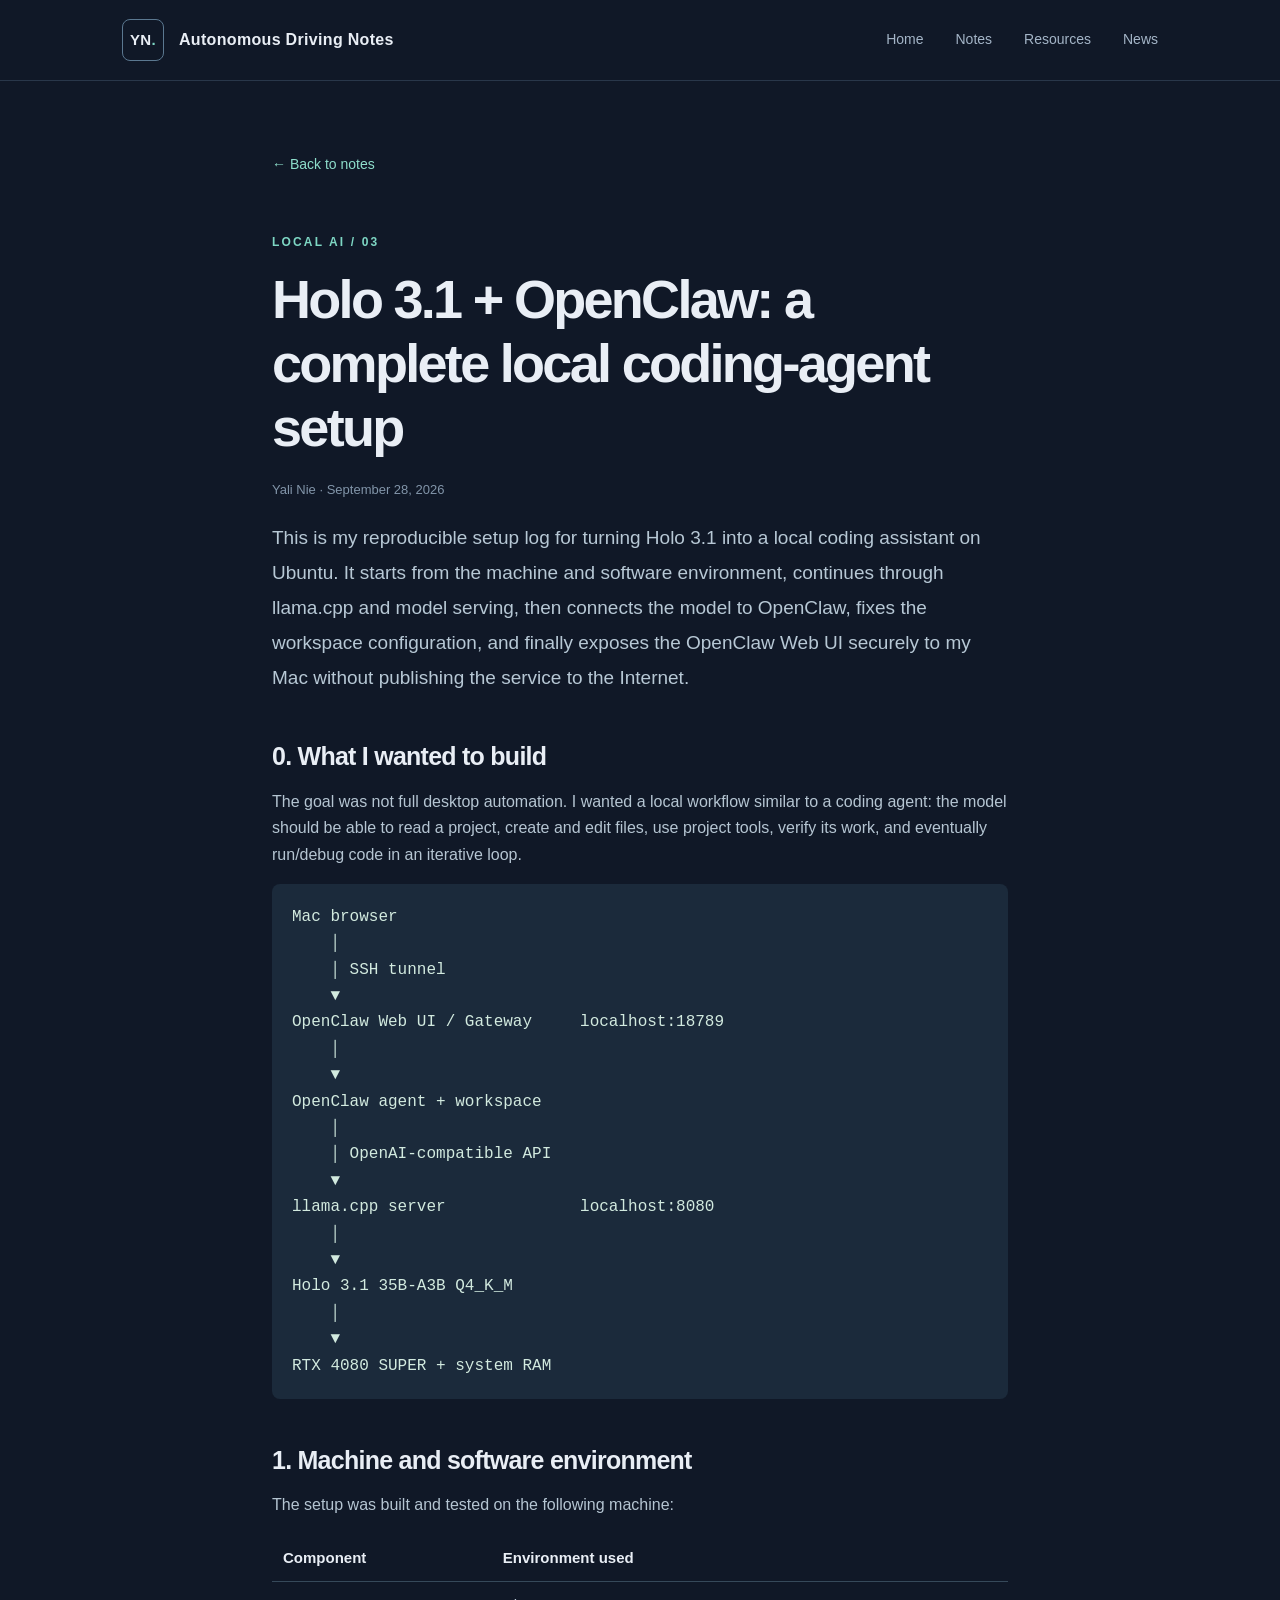
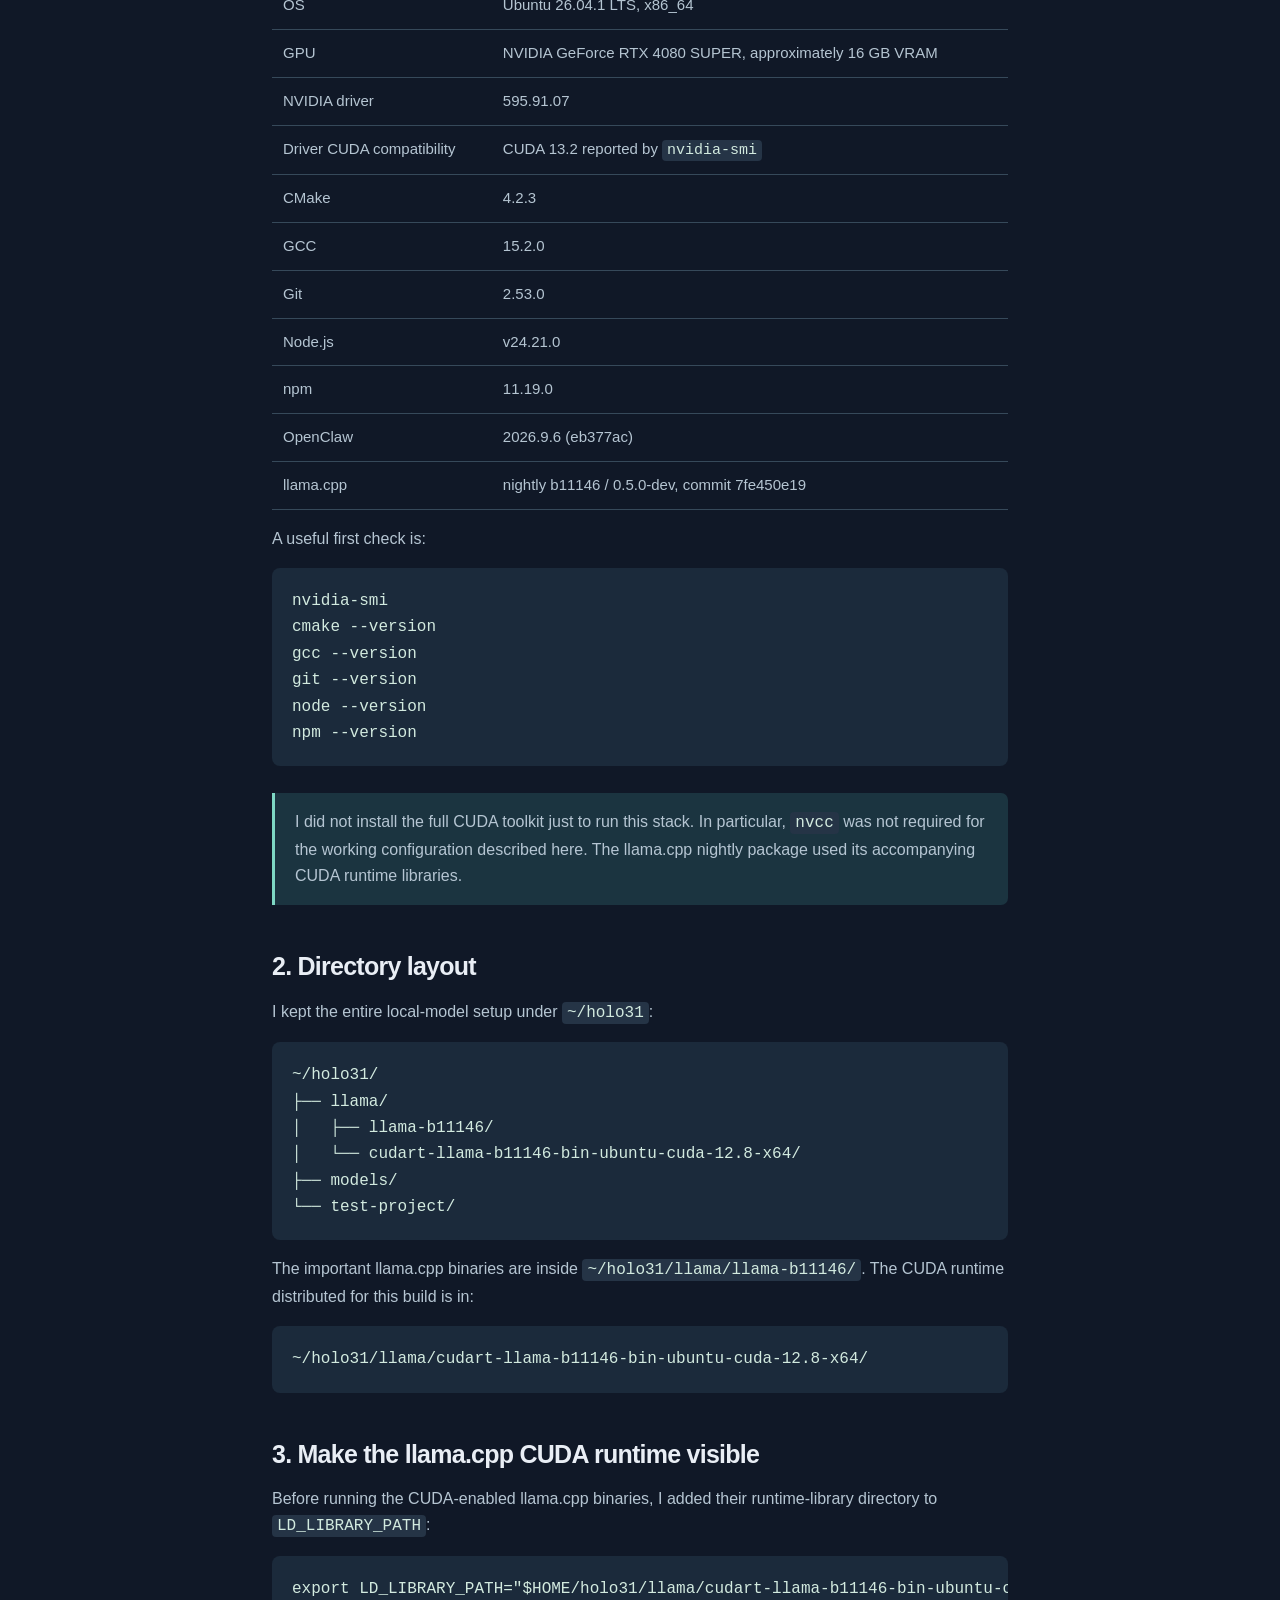
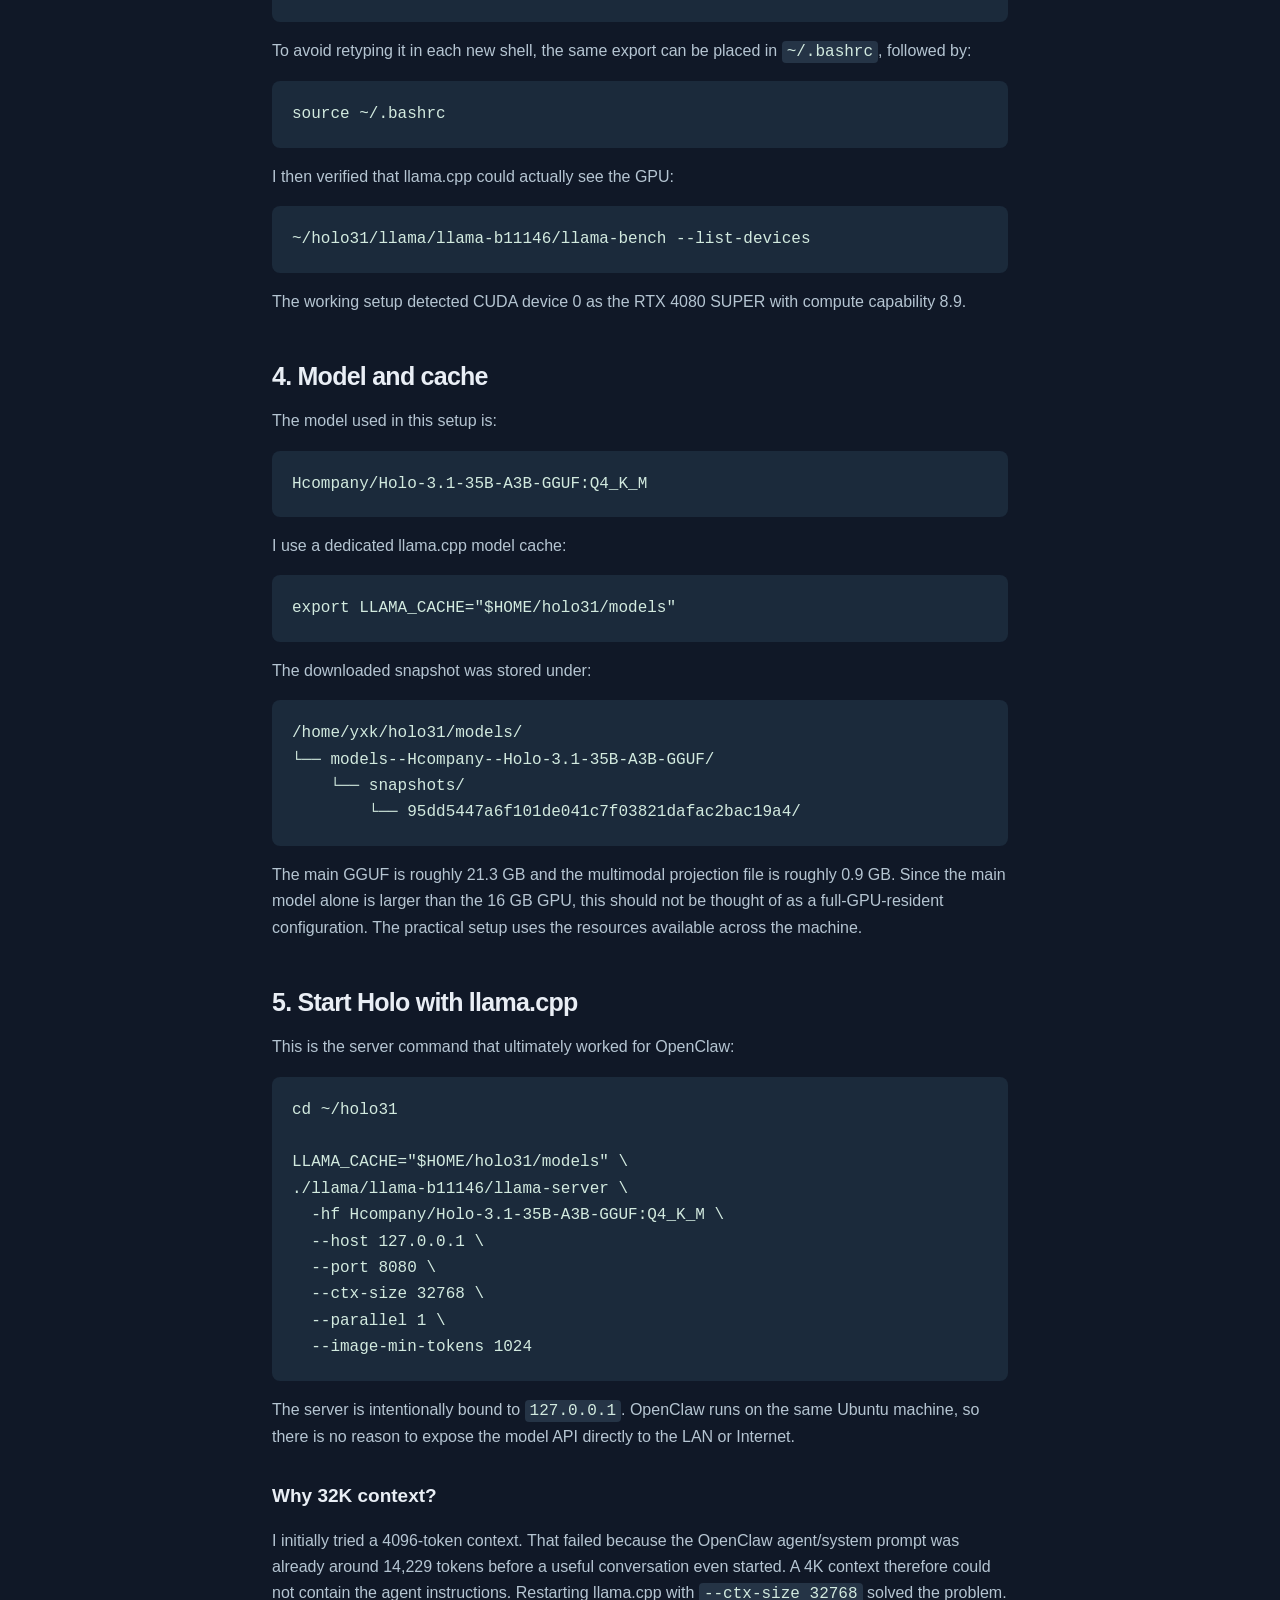
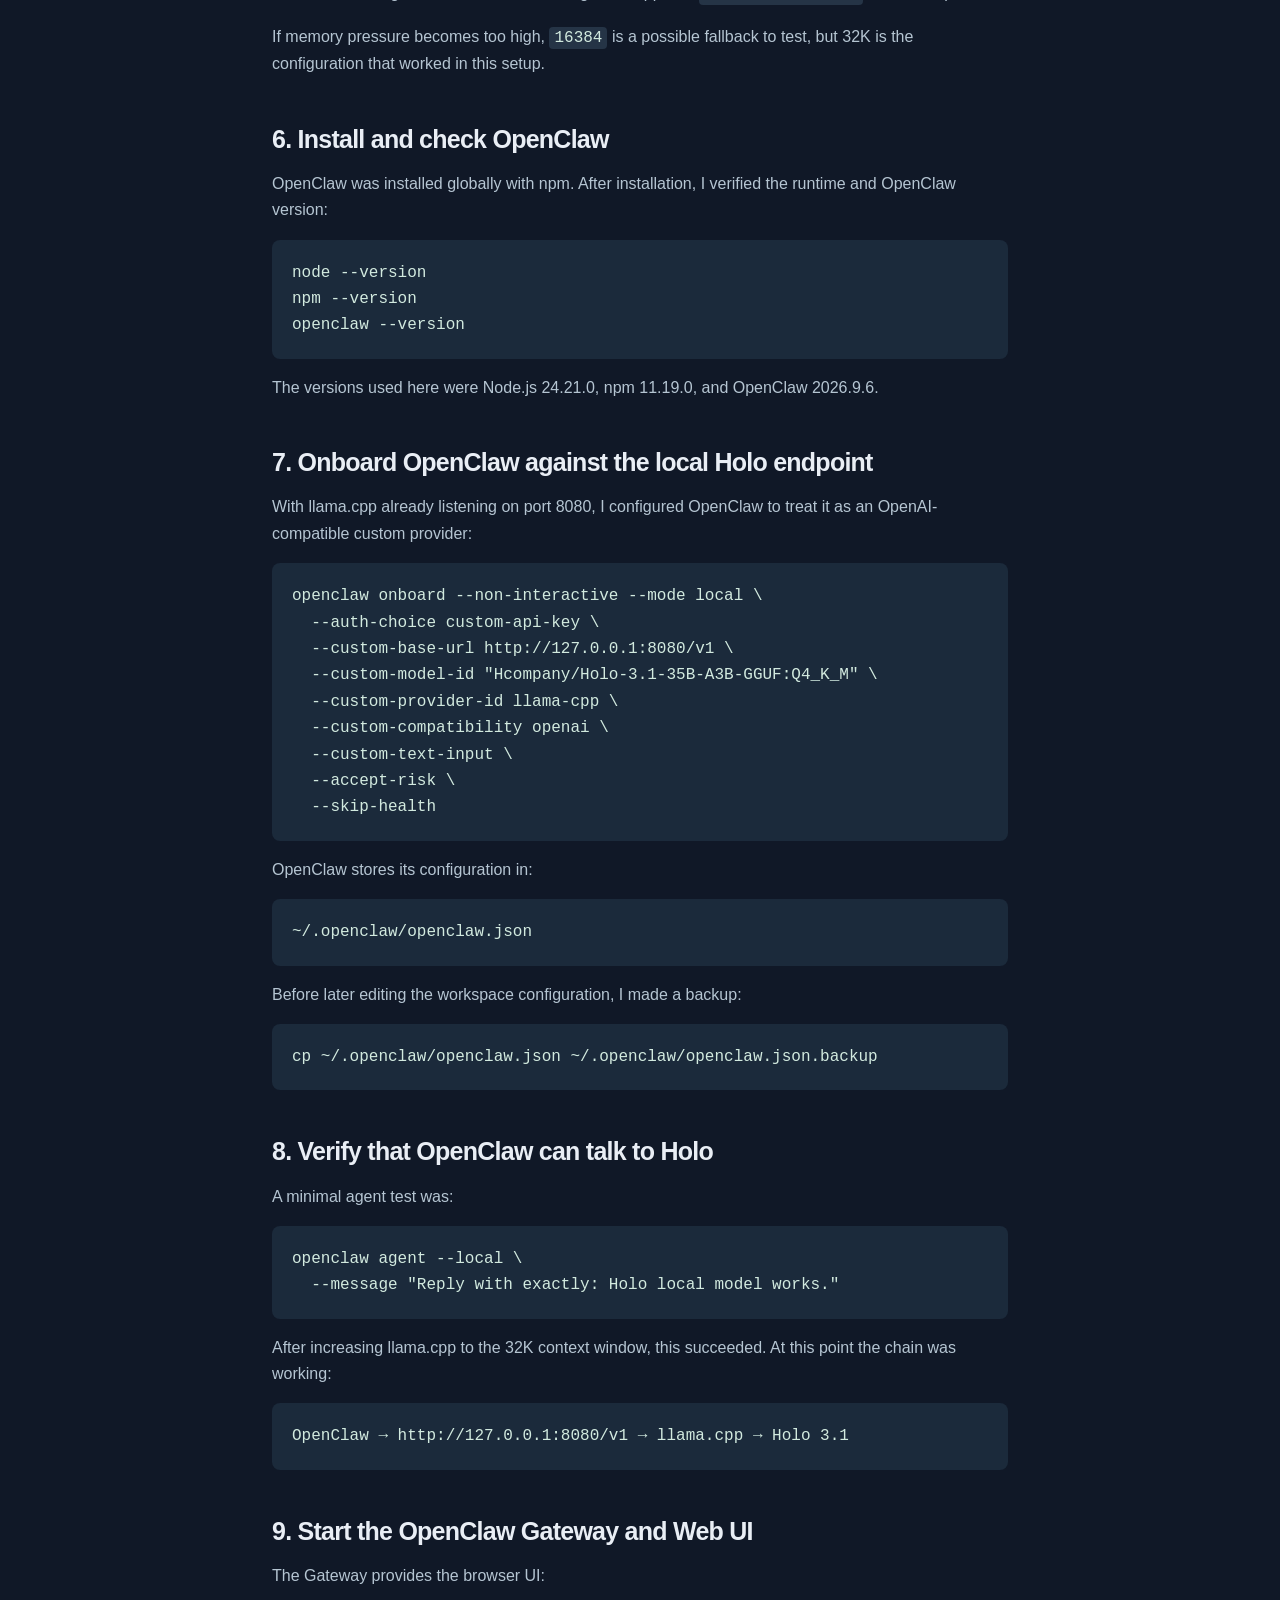
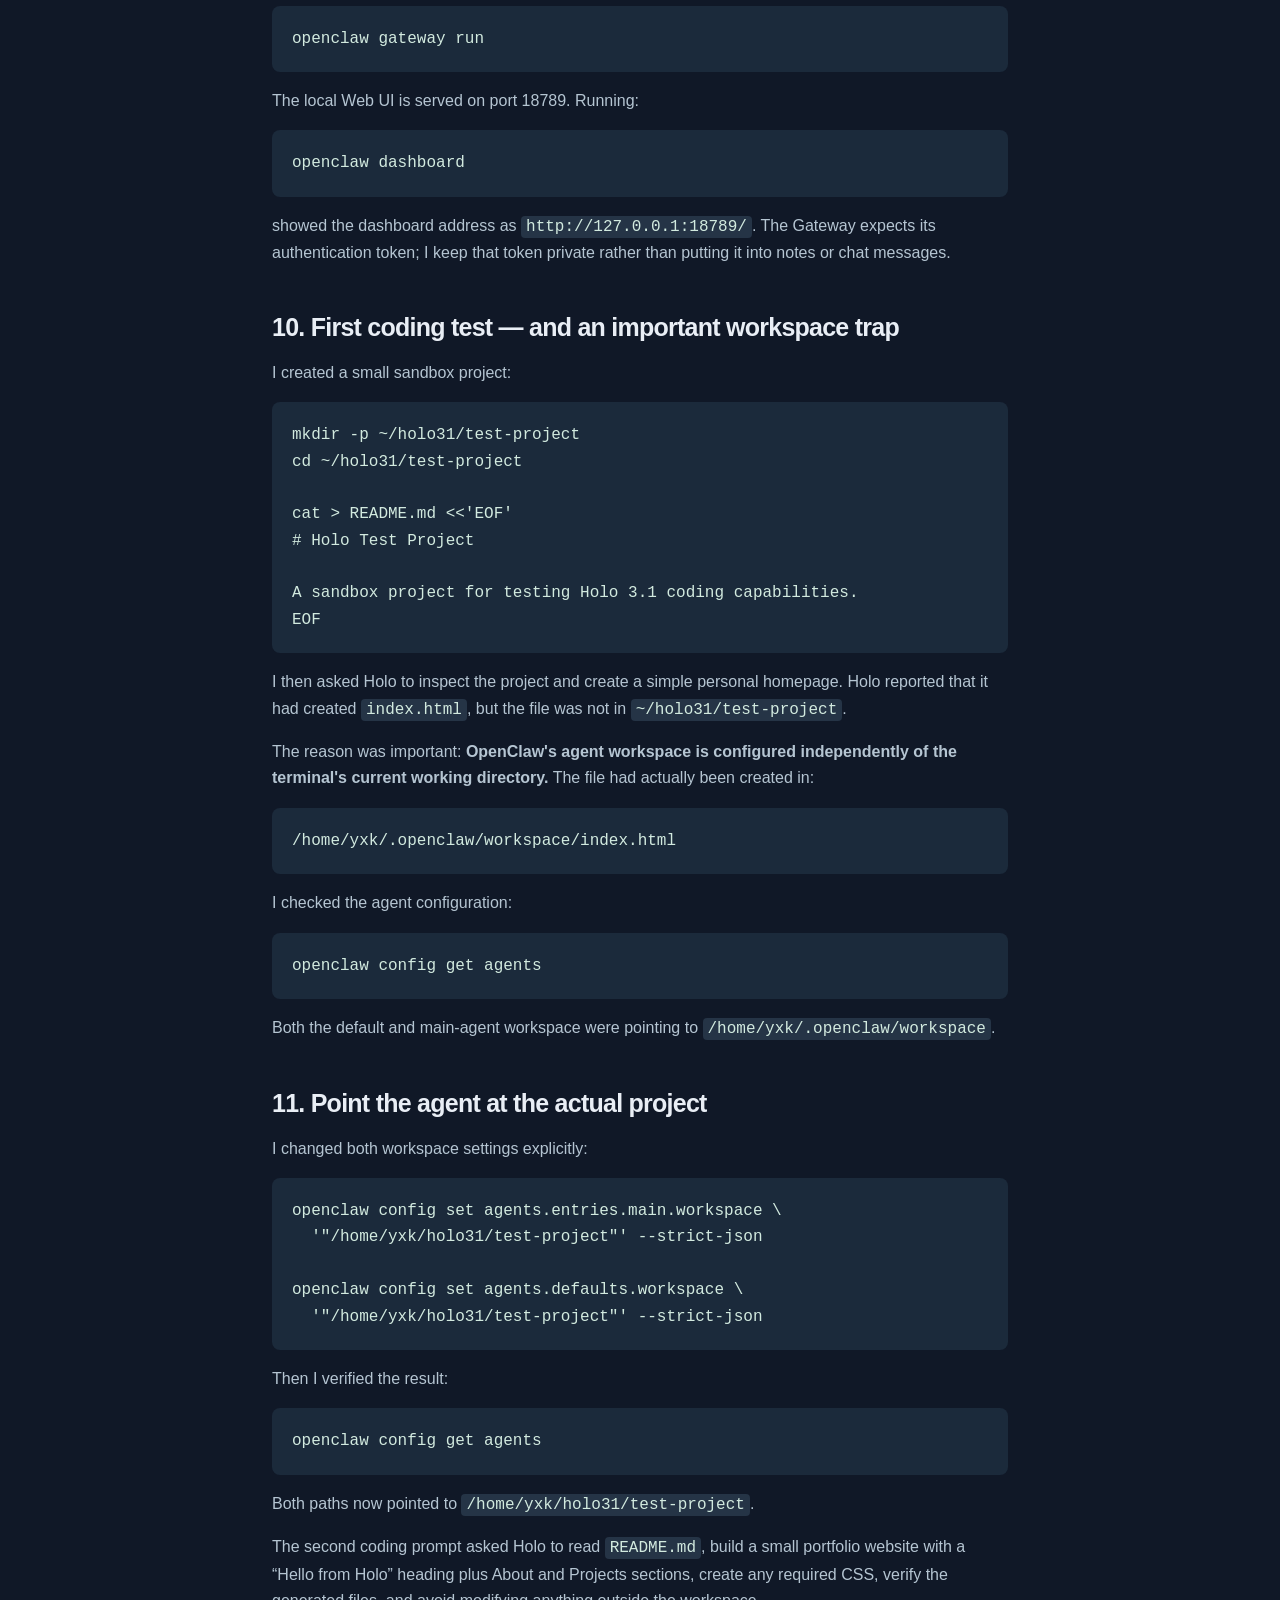
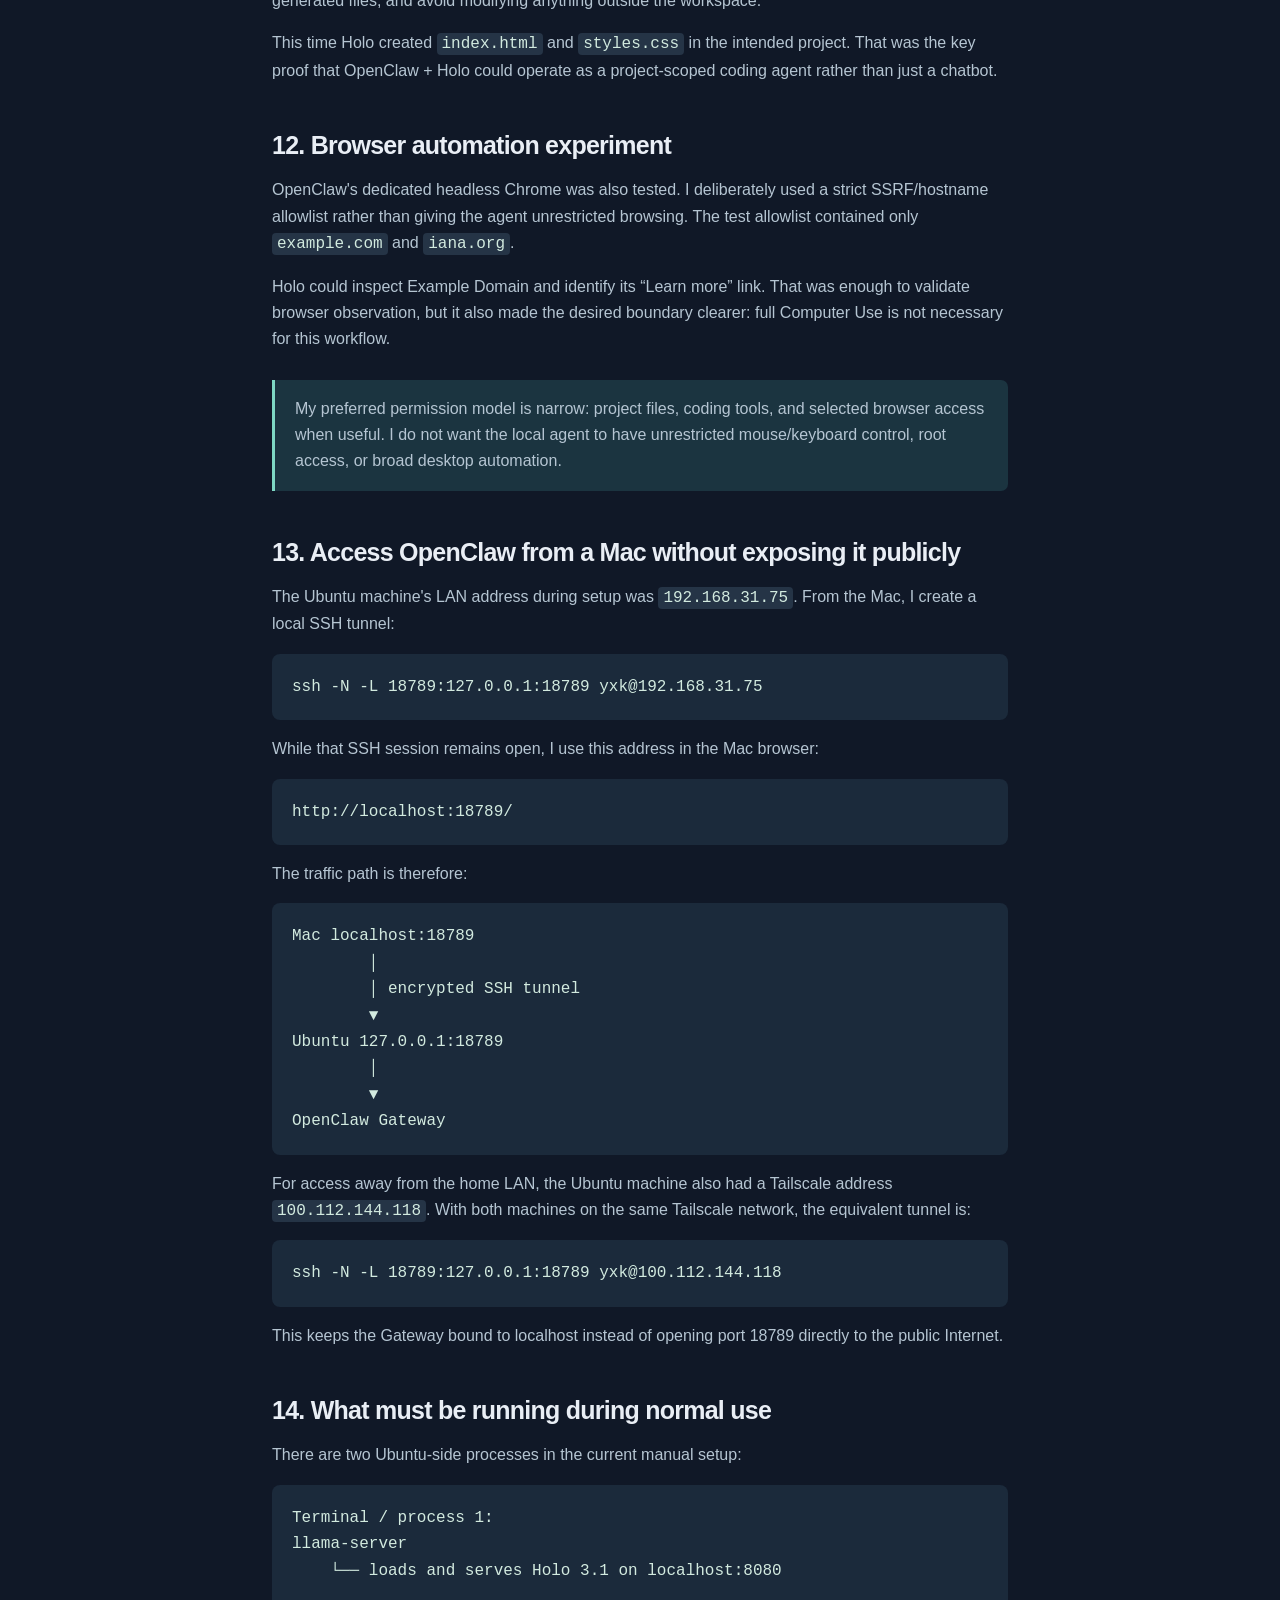
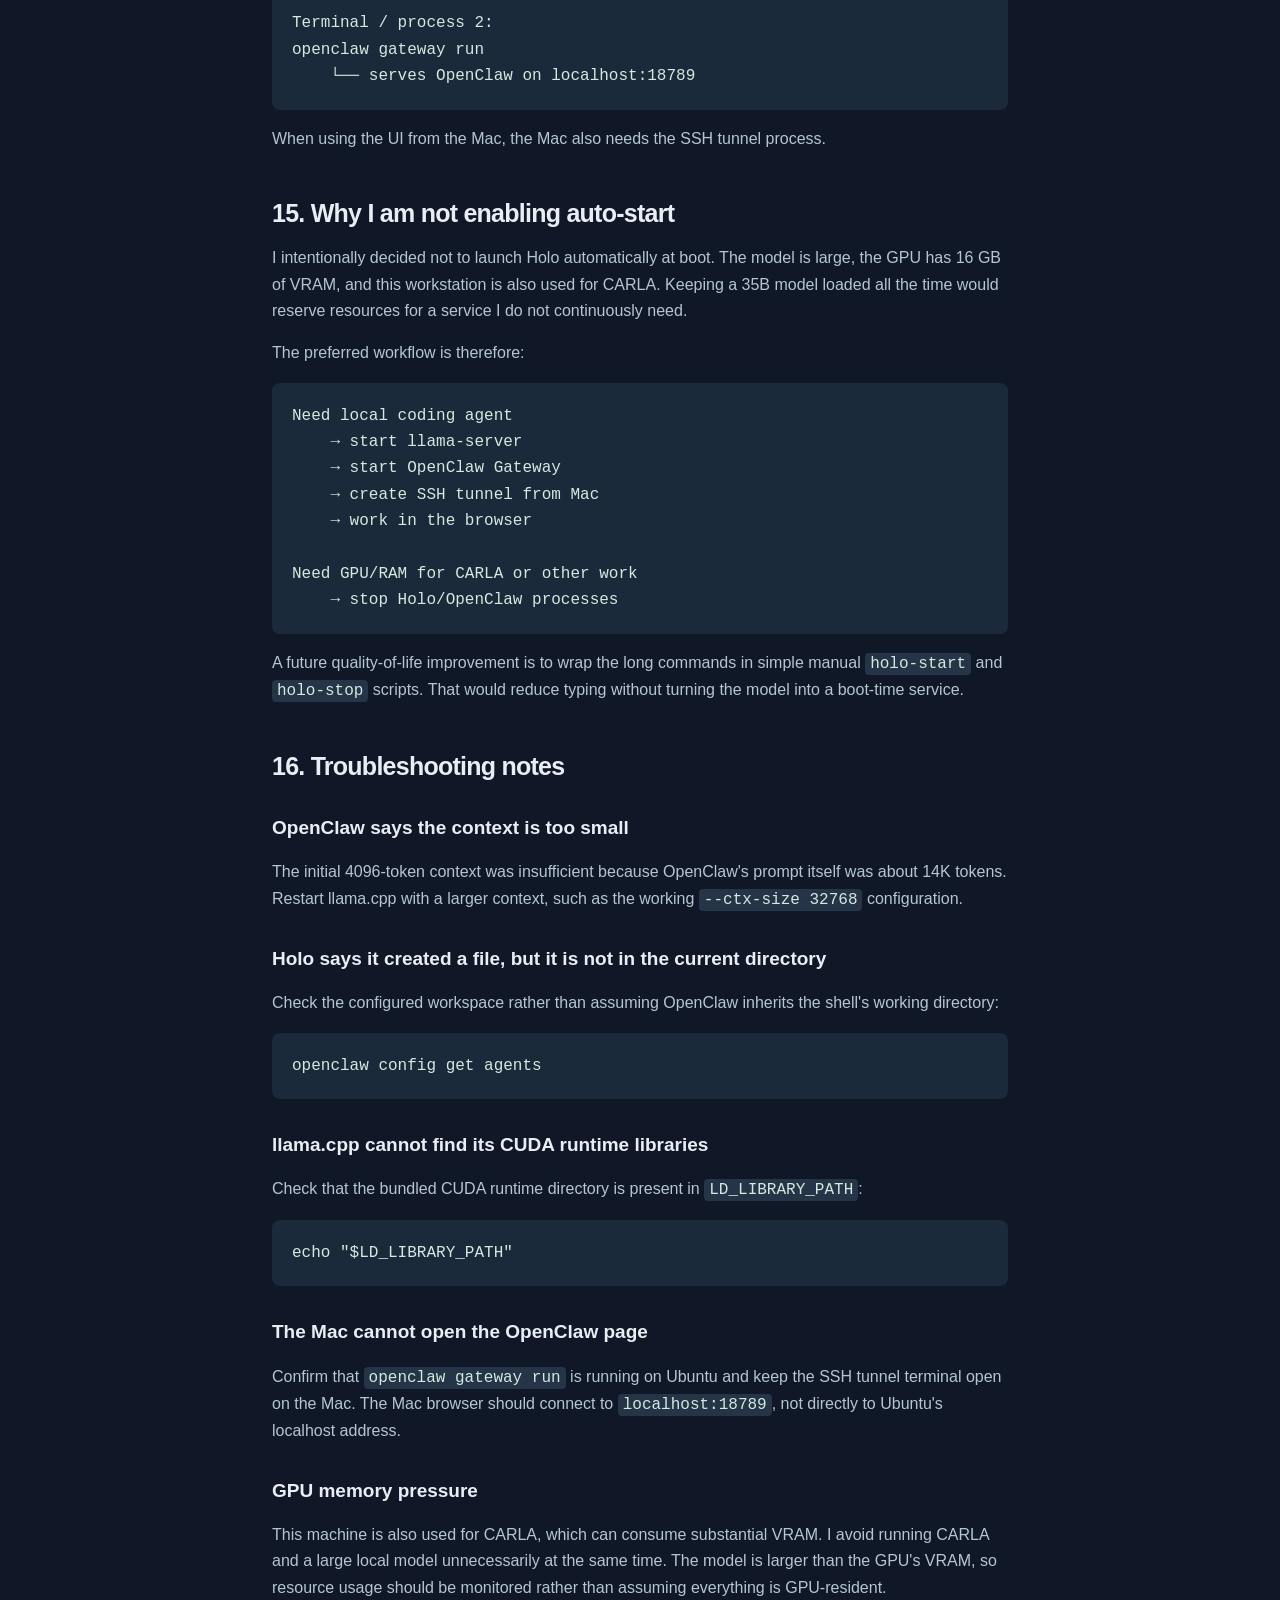
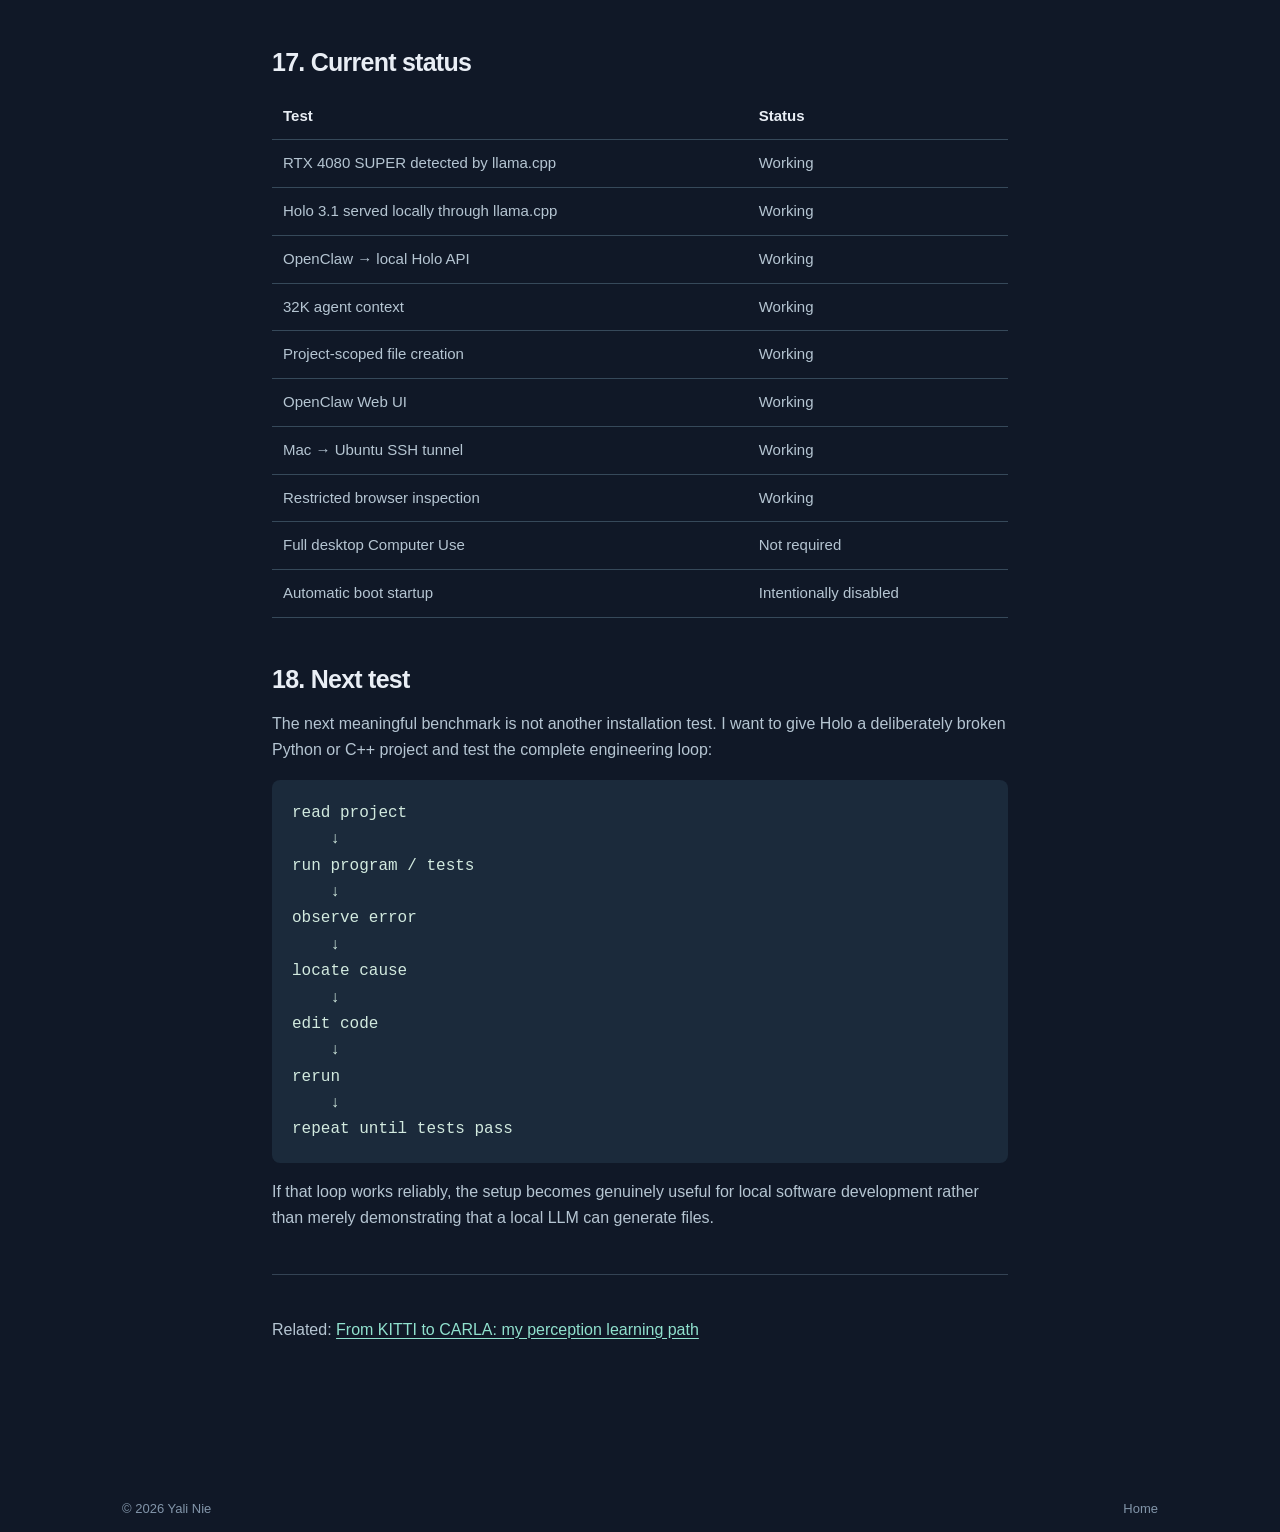
<file: local-holo-openclaw.html>
<!doctype html>
<html lang="en">
<head>
<meta charset="utf-8"><meta name="viewport" content="width=device-width, initial-scale=1">
<meta name="theme-color" content="#101827">
<meta name="description" content="A reproducible setup log for running Holo 3.1 locally with llama.cpp, connecting it to OpenClaw, configuring a coding workspace, and accessing it securely from a Mac.">
<title>Holo 3.1 + OpenClaw: Complete Local Setup · Autonomous Driving Notes</title>
<link rel="stylesheet" href="style.css">
</head>
<body>
<header class="site-header"><div class="wrap header-inner"><a class="brand" href="./"><span class="brand-mark">YN<span class="brand-dot">.</span></span><span>Autonomous Driving Notes</span></a><nav aria-label="Main navigation"><a href="./">Home</a><a href="./#notes">Notes</a><a href="./#resources">Resources</a><a href="./#news">News</a></nav></div></header>
<main class="article wrap">
<a class="back-link" href="./#notes">← Back to notes</a>
<span class="section-kicker">LOCAL AI / 03</span>
<h1>Holo 3.1 + OpenClaw: a complete local coding-agent setup</h1>
<p class="meta">Yali Nie · September 28, 2026</p>
<p class="lead">This is my reproducible setup log for turning Holo 3.1 into a local coding assistant on Ubuntu. It starts from the machine and software environment, continues through llama.cpp and model serving, then connects the model to OpenClaw, fixes the workspace configuration, and finally exposes the OpenClaw Web UI securely to my Mac without publishing the service to the Internet.</p>

<h2>0. What I wanted to build</h2>
<p>The goal was not full desktop automation. I wanted a local workflow similar to a coding agent: the model should be able to read a project, create and edit files, use project tools, verify its work, and eventually run/debug code in an iterative loop.</p>
<pre><code>Mac browser
    │
    │ SSH tunnel
    ▼
OpenClaw Web UI / Gateway     localhost:18789
    │
    ▼
OpenClaw agent + workspace
    │
    │ OpenAI-compatible API
    ▼
llama.cpp server              localhost:8080
    │
    ▼
Holo 3.1 35B-A3B Q4_K_M
    │
    ▼
RTX 4080 SUPER + system RAM</code></pre>

<h2>1. Machine and software environment</h2>
<p>The setup was built and tested on the following machine:</p>
<table>
<tr><th>Component</th><th>Environment used</th></tr>
<tr><td>OS</td><td>Ubuntu 26.04.1 LTS, x86_64</td></tr>
<tr><td>GPU</td><td>NVIDIA GeForce RTX 4080 SUPER, approximately 16 GB VRAM</td></tr>
<tr><td>NVIDIA driver</td><td>595.91.07</td></tr>
<tr><td>Driver CUDA compatibility</td><td>CUDA 13.2 reported by <code>nvidia-smi</code></td></tr>
<tr><td>CMake</td><td>4.2.3</td></tr>
<tr><td>GCC</td><td>15.2.0</td></tr>
<tr><td>Git</td><td>2.53.0</td></tr>
<tr><td>Node.js</td><td>v24.21.0</td></tr>
<tr><td>npm</td><td>11.19.0</td></tr>
<tr><td>OpenClaw</td><td>2026.9.6 (eb377ac)</td></tr>
<tr><td>llama.cpp</td><td>nightly b11146 / 0.5.0-dev, commit 7fe450e19</td></tr>
</table>
<p>A useful first check is:</p>
<pre><code>nvidia-smi
cmake --version
gcc --version
git --version
node --version
npm --version</code></pre>
<div class="callout"><p>I did not install the full CUDA toolkit just to run this stack. In particular, <code>nvcc</code> was not required for the working configuration described here. The llama.cpp nightly package used its accompanying CUDA runtime libraries.</p></div>

<h2>2. Directory layout</h2>
<p>I kept the entire local-model setup under <code>~/holo31</code>:</p>
<pre><code>~/holo31/
├── llama/
│   ├── llama-b11146/
│   └── cudart-llama-b11146-bin-ubuntu-cuda-12.8-x64/
├── models/
└── test-project/</code></pre>
<p>The important llama.cpp binaries are inside <code>~/holo31/llama/llama-b11146/</code>. The CUDA runtime distributed for this build is in:</p>
<pre><code>~/holo31/llama/cudart-llama-b11146-bin-ubuntu-cuda-12.8-x64/</code></pre>

<h2>3. Make the llama.cpp CUDA runtime visible</h2>
<p>Before running the CUDA-enabled llama.cpp binaries, I added their runtime-library directory to <code>LD_LIBRARY_PATH</code>:</p>
<pre><code>export LD_LIBRARY_PATH="$HOME/holo31/llama/cudart-llama-b11146-bin-ubuntu-cuda-12.8-x64:$LD_LIBRARY_PATH"</code></pre>
<p>To avoid retyping it in each new shell, the same export can be placed in <code>~/.bashrc</code>, followed by:</p>
<pre><code>source ~/.bashrc</code></pre>
<p>I then verified that llama.cpp could actually see the GPU:</p>
<pre><code>~/holo31/llama/llama-b11146/llama-bench --list-devices</code></pre>
<p>The working setup detected CUDA device 0 as the RTX 4080 SUPER with compute capability 8.9.</p>

<h2>4. Model and cache</h2>
<p>The model used in this setup is:</p>
<pre><code>Hcompany/Holo-3.1-35B-A3B-GGUF:Q4_K_M</code></pre>
<p>I use a dedicated llama.cpp model cache:</p>
<pre><code>export LLAMA_CACHE="$HOME/holo31/models"</code></pre>
<p>The downloaded snapshot was stored under:</p>
<pre><code>/home/yxk/holo31/models/
└── models--Hcompany--Holo-3.1-35B-A3B-GGUF/
    └── snapshots/
        └── 95dd5447a6f101de041c7f03821dafac2bac19a4/</code></pre>
<p>The main GGUF is roughly 21.3 GB and the multimodal projection file is roughly 0.9 GB. Since the main model alone is larger than the 16 GB GPU, this should not be thought of as a full-GPU-resident configuration. The practical setup uses the resources available across the machine.</p>

<h2>5. Start Holo with llama.cpp</h2>
<p>This is the server command that ultimately worked for OpenClaw:</p>
<pre><code>cd ~/holo31

LLAMA_CACHE="$HOME/holo31/models" \
./llama/llama-b11146/llama-server \
  -hf Hcompany/Holo-3.1-35B-A3B-GGUF:Q4_K_M \
  --host 127.0.0.1 \
  --port 8080 \
  --ctx-size 32768 \
  --parallel 1 \
  --image-min-tokens 1024</code></pre>
<p>The server is intentionally bound to <code>127.0.0.1</code>. OpenClaw runs on the same Ubuntu machine, so there is no reason to expose the model API directly to the LAN or Internet.</p>

<h3>Why 32K context?</h3>
<p>I initially tried a 4096-token context. That failed because the OpenClaw agent/system prompt was already around 14,229 tokens before a useful conversation even started. A 4K context therefore could not contain the agent instructions. Restarting llama.cpp with <code>--ctx-size 32768</code> solved the problem.</p>
<p>If memory pressure becomes too high, <code>16384</code> is a possible fallback to test, but 32K is the configuration that worked in this setup.</p>

<h2>6. Install and check OpenClaw</h2>
<p>OpenClaw was installed globally with npm. After installation, I verified the runtime and OpenClaw version:</p>
<pre><code>node --version
npm --version
openclaw --version</code></pre>
<p>The versions used here were Node.js 24.21.0, npm 11.19.0, and OpenClaw 2026.9.6.</p>

<h2>7. Onboard OpenClaw against the local Holo endpoint</h2>
<p>With llama.cpp already listening on port 8080, I configured OpenClaw to treat it as an OpenAI-compatible custom provider:</p>
<pre><code>openclaw onboard --non-interactive --mode local \
  --auth-choice custom-api-key \
  --custom-base-url http://127.0.0.1:8080/v1 \
  --custom-model-id "Hcompany/Holo-3.1-35B-A3B-GGUF:Q4_K_M" \
  --custom-provider-id llama-cpp \
  --custom-compatibility openai \
  --custom-text-input \
  --accept-risk \
  --skip-health</code></pre>
<p>OpenClaw stores its configuration in:</p>
<pre><code>~/.openclaw/openclaw.json</code></pre>
<p>Before later editing the workspace configuration, I made a backup:</p>
<pre><code>cp ~/.openclaw/openclaw.json ~/.openclaw/openclaw.json.backup</code></pre>

<h2>8. Verify that OpenClaw can talk to Holo</h2>
<p>A minimal agent test was:</p>
<pre><code>openclaw agent --local \
  --message "Reply with exactly: Holo local model works."</code></pre>
<p>After increasing llama.cpp to the 32K context window, this succeeded. At this point the chain was working:</p>
<pre><code>OpenClaw → http://127.0.0.1:8080/v1 → llama.cpp → Holo 3.1</code></pre>

<h2>9. Start the OpenClaw Gateway and Web UI</h2>
<p>The Gateway provides the browser UI:</p>
<pre><code>openclaw gateway run</code></pre>
<p>The local Web UI is served on port 18789. Running:</p>
<pre><code>openclaw dashboard</code></pre>
<p>showed the dashboard address as <code>http://127.0.0.1:18789/</code>. The Gateway expects its authentication token; I keep that token private rather than putting it into notes or chat messages.</p>

<h2>10. First coding test — and an important workspace trap</h2>
<p>I created a small sandbox project:</p>
<pre><code>mkdir -p ~/holo31/test-project
cd ~/holo31/test-project

cat &gt; README.md &lt;&lt;'EOF'
# Holo Test Project

A sandbox project for testing Holo 3.1 coding capabilities.
EOF</code></pre>
<p>I then asked Holo to inspect the project and create a simple personal homepage. Holo reported that it had created <code>index.html</code>, but the file was not in <code>~/holo31/test-project</code>.</p>
<p>The reason was important: <strong>OpenClaw's agent workspace is configured independently of the terminal's current working directory.</strong> The file had actually been created in:</p>
<pre><code>/home/yxk/.openclaw/workspace/index.html</code></pre>
<p>I checked the agent configuration:</p>
<pre><code>openclaw config get agents</code></pre>
<p>Both the default and main-agent workspace were pointing to <code>/home/yxk/.openclaw/workspace</code>.</p>

<h2>11. Point the agent at the actual project</h2>
<p>I changed both workspace settings explicitly:</p>
<pre><code>openclaw config set agents.entries.main.workspace \
  '"/home/yxk/holo31/test-project"' --strict-json

openclaw config set agents.defaults.workspace \
  '"/home/yxk/holo31/test-project"' --strict-json</code></pre>
<p>Then I verified the result:</p>
<pre><code>openclaw config get agents</code></pre>
<p>Both paths now pointed to <code>/home/yxk/holo31/test-project</code>.</p>
<p>The second coding prompt asked Holo to read <code>README.md</code>, build a small portfolio website with a “Hello from Holo” heading plus About and Projects sections, create any required CSS, verify the generated files, and avoid modifying anything outside the workspace.</p>
<p>This time Holo created <code>index.html</code> and <code>styles.css</code> in the intended project. That was the key proof that OpenClaw + Holo could operate as a project-scoped coding agent rather than just a chatbot.</p>

<h2>12. Browser automation experiment</h2>
<p>OpenClaw's dedicated headless Chrome was also tested. I deliberately used a strict SSRF/hostname allowlist rather than giving the agent unrestricted browsing. The test allowlist contained only <code>example.com</code> and <code>iana.org</code>.</p>
<p>Holo could inspect Example Domain and identify its “Learn more” link. That was enough to validate browser observation, but it also made the desired boundary clearer: full Computer Use is not necessary for this workflow.</p>
<div class="callout"><p>My preferred permission model is narrow: project files, coding tools, and selected browser access when useful. I do not want the local agent to have unrestricted mouse/keyboard control, root access, or broad desktop automation.</p></div>

<h2>13. Access OpenClaw from a Mac without exposing it publicly</h2>
<p>The Ubuntu machine's LAN address during setup was <code>192.168.31.75</code>. From the Mac, I create a local SSH tunnel:</p>
<pre><code>ssh -N -L 18789:127.0.0.1:18789 yxk@192.168.31.75</code></pre>
<p>While that SSH session remains open, I use this address in the Mac browser:</p>
<pre><code>http://localhost:18789/</code></pre>
<p>The traffic path is therefore:</p>
<pre><code>Mac localhost:18789
        │
        │ encrypted SSH tunnel
        ▼
Ubuntu 127.0.0.1:18789
        │
        ▼
OpenClaw Gateway</code></pre>
<p>For access away from the home LAN, the Ubuntu machine also had a Tailscale address <code>100.112.144.118</code>. With both machines on the same Tailscale network, the equivalent tunnel is:</p>
<pre><code>ssh -N -L 18789:127.0.0.1:18789 yxk@100.112.144.118</code></pre>
<p>This keeps the Gateway bound to localhost instead of opening port 18789 directly to the public Internet.</p>

<h2>14. What must be running during normal use</h2>
<p>There are two Ubuntu-side processes in the current manual setup:</p>
<pre><code>Terminal / process 1:
llama-server
    └── loads and serves Holo 3.1 on localhost:8080

Terminal / process 2:
openclaw gateway run
    └── serves OpenClaw on localhost:18789</code></pre>
<p>When using the UI from the Mac, the Mac also needs the SSH tunnel process.</p>

<h2>15. Why I am not enabling auto-start</h2>
<p>I intentionally decided not to launch Holo automatically at boot. The model is large, the GPU has 16 GB of VRAM, and this workstation is also used for CARLA. Keeping a 35B model loaded all the time would reserve resources for a service I do not continuously need.</p>
<p>The preferred workflow is therefore:</p>
<pre><code>Need local coding agent
    → start llama-server
    → start OpenClaw Gateway
    → create SSH tunnel from Mac
    → work in the browser

Need GPU/RAM for CARLA or other work
    → stop Holo/OpenClaw processes</code></pre>
<p>A future quality-of-life improvement is to wrap the long commands in simple manual <code>holo-start</code> and <code>holo-stop</code> scripts. That would reduce typing without turning the model into a boot-time service.</p>

<h2>16. Troubleshooting notes</h2>
<h3>OpenClaw says the context is too small</h3>
<p>The initial 4096-token context was insufficient because OpenClaw's prompt itself was about 14K tokens. Restart llama.cpp with a larger context, such as the working <code>--ctx-size 32768</code> configuration.</p>

<h3>Holo says it created a file, but it is not in the current directory</h3>
<p>Check the configured workspace rather than assuming OpenClaw inherits the shell's working directory:</p>
<pre><code>openclaw config get agents</code></pre>

<h3>llama.cpp cannot find its CUDA runtime libraries</h3>
<p>Check that the bundled CUDA runtime directory is present in <code>LD_LIBRARY_PATH</code>:</p>
<pre><code>echo "$LD_LIBRARY_PATH"</code></pre>

<h3>The Mac cannot open the OpenClaw page</h3>
<p>Confirm that <code>openclaw gateway run</code> is running on Ubuntu and keep the SSH tunnel terminal open on the Mac. The Mac browser should connect to <code>localhost:18789</code>, not directly to Ubuntu's localhost address.</p>

<h3>GPU memory pressure</h3>
<p>This machine is also used for CARLA, which can consume substantial VRAM. I avoid running CARLA and a large local model unnecessarily at the same time. The model is larger than the GPU's VRAM, so resource usage should be monitored rather than assuming everything is GPU-resident.</p>

<h2>17. Current status</h2>
<table>
<tr><th>Test</th><th>Status</th></tr>
<tr><td>RTX 4080 SUPER detected by llama.cpp</td><td>Working</td></tr>
<tr><td>Holo 3.1 served locally through llama.cpp</td><td>Working</td></tr>
<tr><td>OpenClaw → local Holo API</td><td>Working</td></tr>
<tr><td>32K agent context</td><td>Working</td></tr>
<tr><td>Project-scoped file creation</td><td>Working</td></tr>
<tr><td>OpenClaw Web UI</td><td>Working</td></tr>
<tr><td>Mac → Ubuntu SSH tunnel</td><td>Working</td></tr>
<tr><td>Restricted browser inspection</td><td>Working</td></tr>
<tr><td>Full desktop Computer Use</td><td>Not required</td></tr>
<tr><td>Automatic boot startup</td><td>Intentionally disabled</td></tr>
</table>

<h2>18. Next test</h2>
<p>The next meaningful benchmark is not another installation test. I want to give Holo a deliberately broken Python or C++ project and test the complete engineering loop:</p>
<pre><code>read project
    ↓
run program / tests
    ↓
observe error
    ↓
locate cause
    ↓
edit code
    ↓
rerun
    ↓
repeat until tests pass</code></pre>
<p>If that loop works reliably, the setup becomes genuinely useful for local software development rather than merely demonstrating that a local LLM can generate files.</p>
<hr>
<p>Related: <a href="roadmap.html">From KITTI to CARLA: my perception learning path</a></p>
</main>
<footer class="wrap footer"><span>© <span id="year">2026</span> Yali Nie</span><a href="./">Home</a></footer>
<script src="site.js" defer></script>
</body></html>
</file>
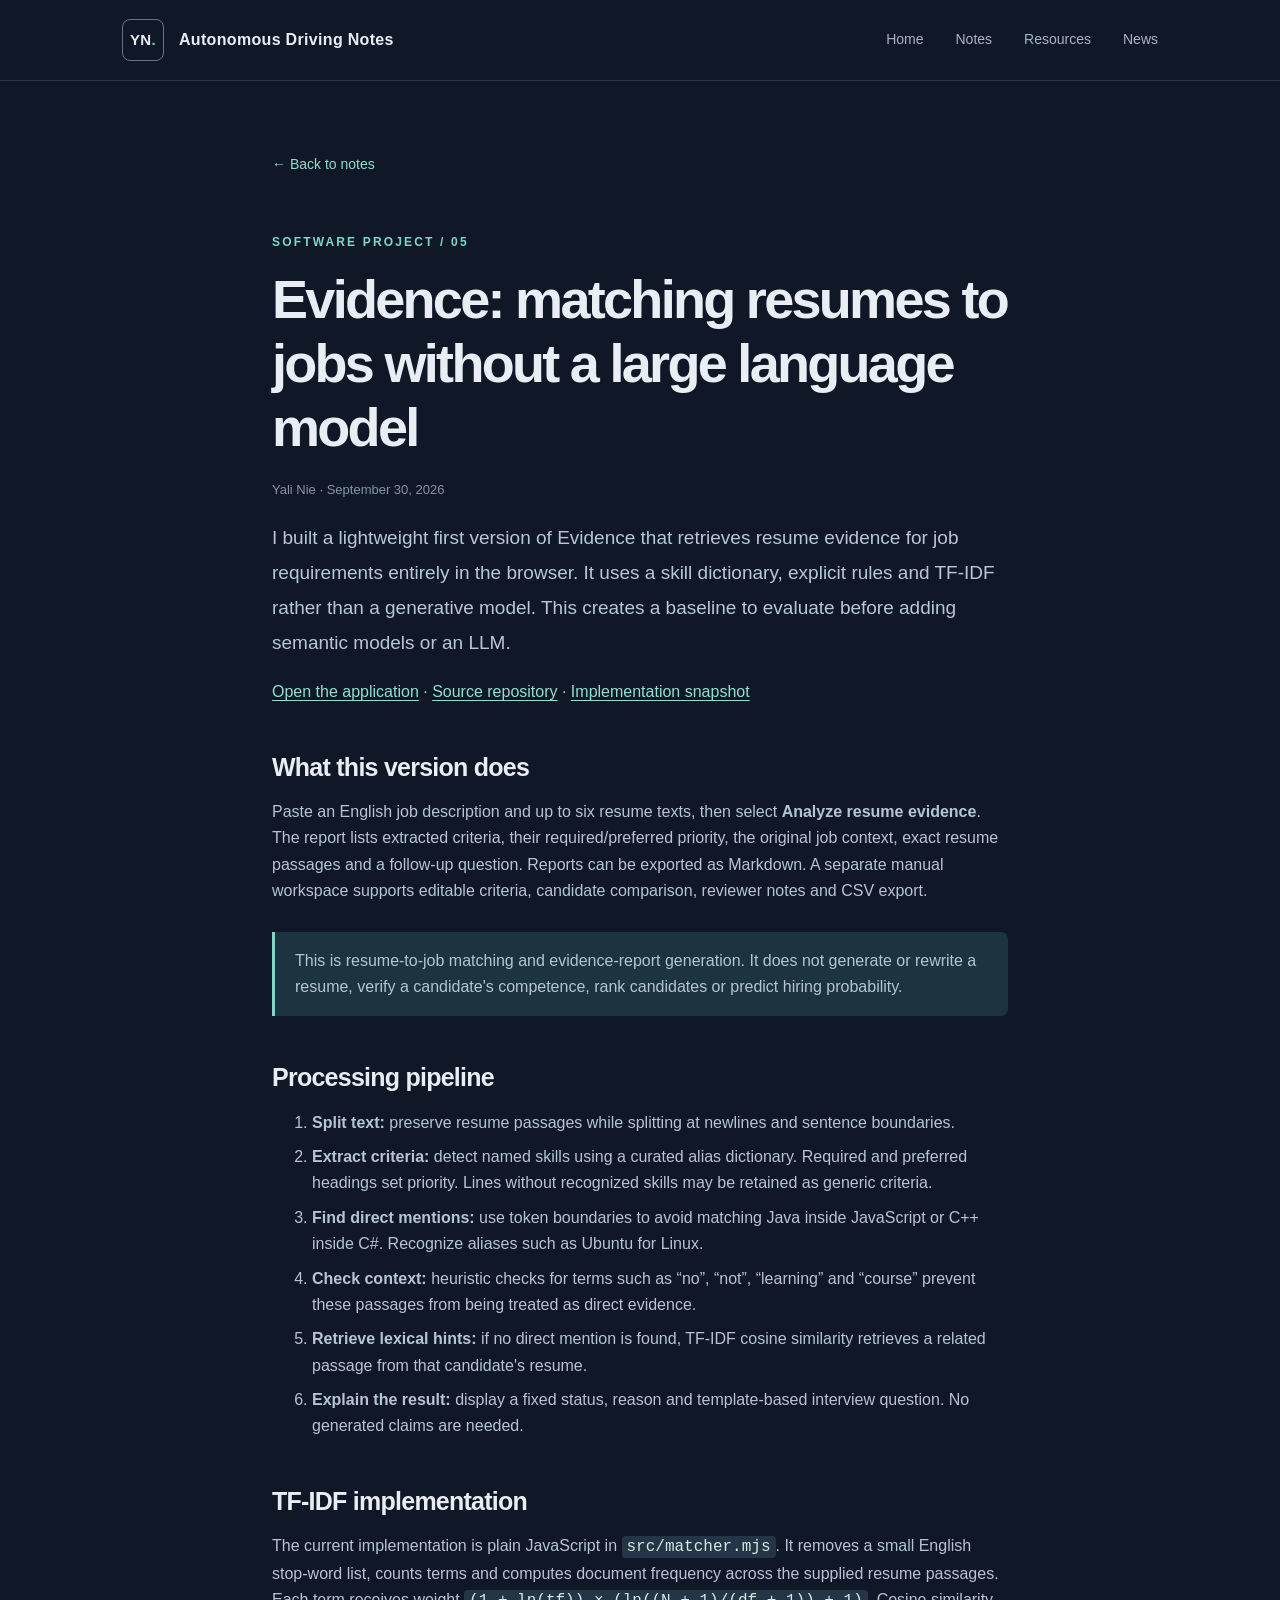
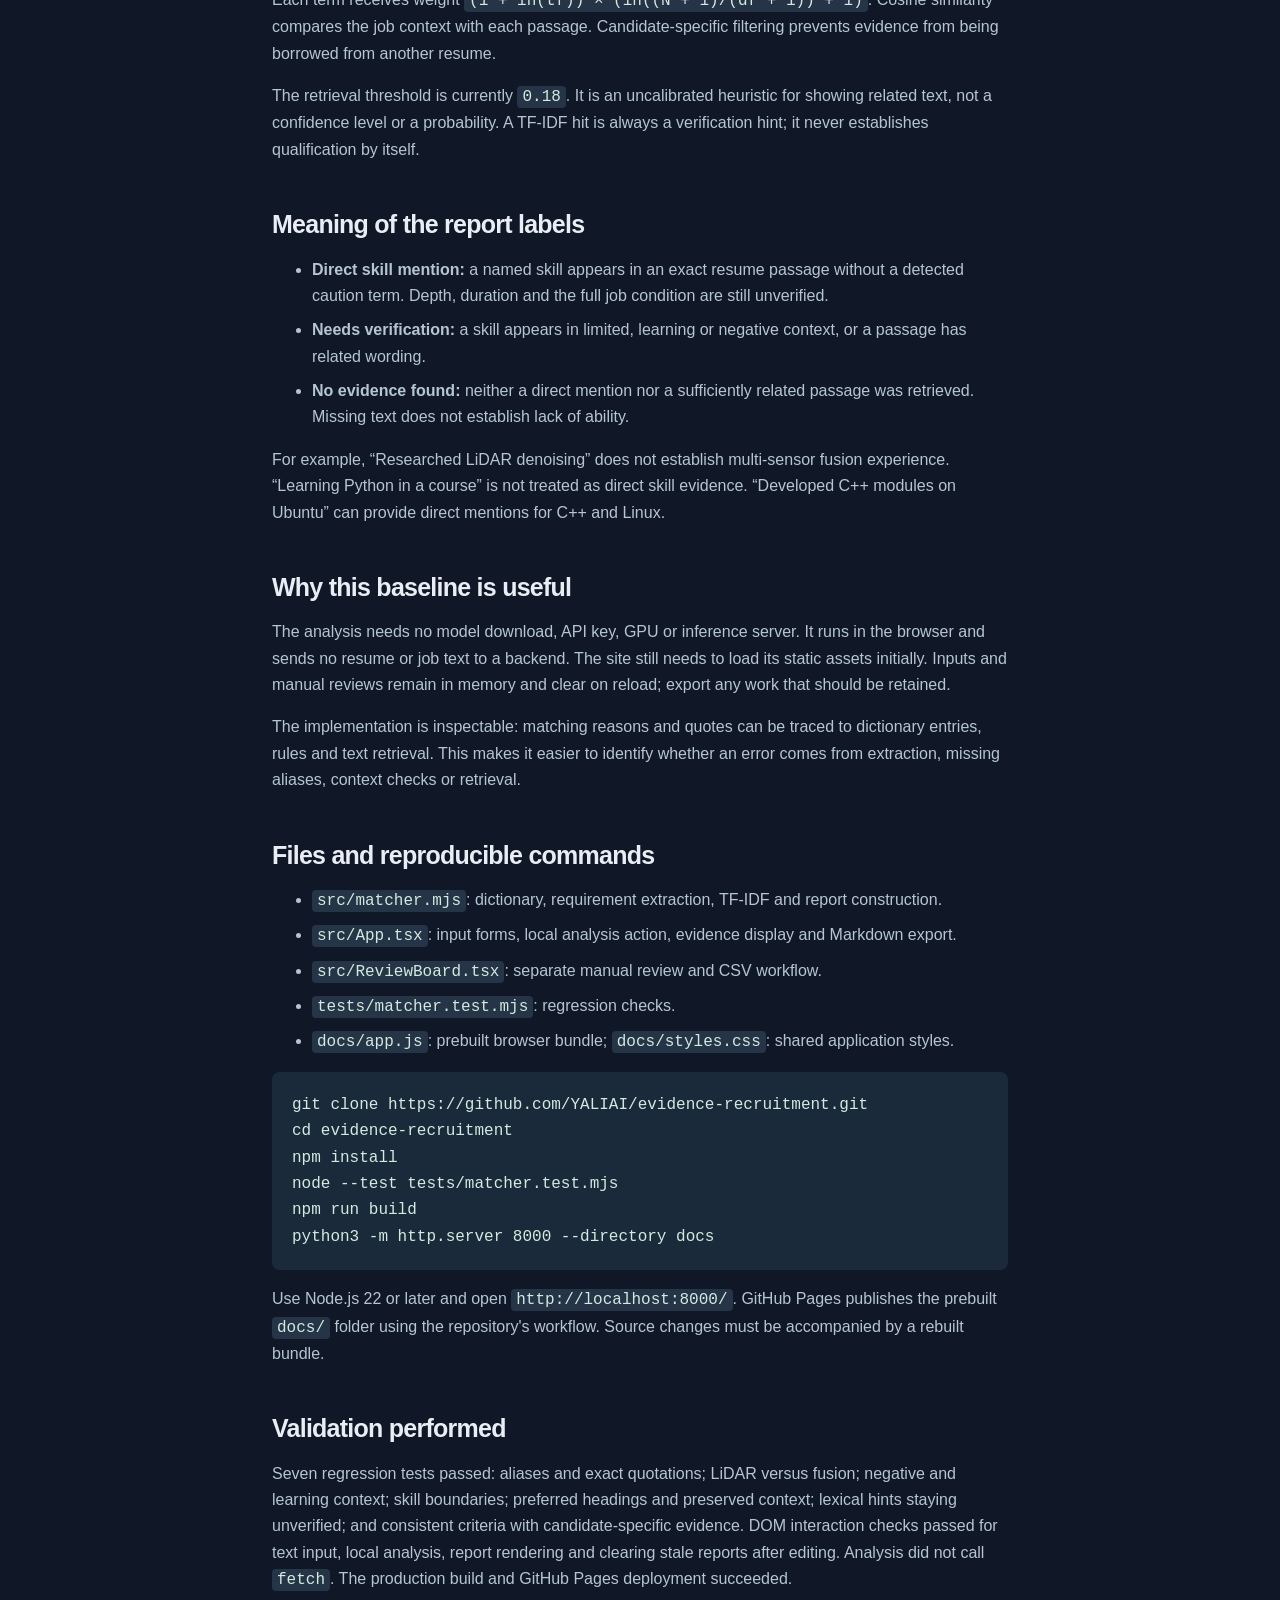
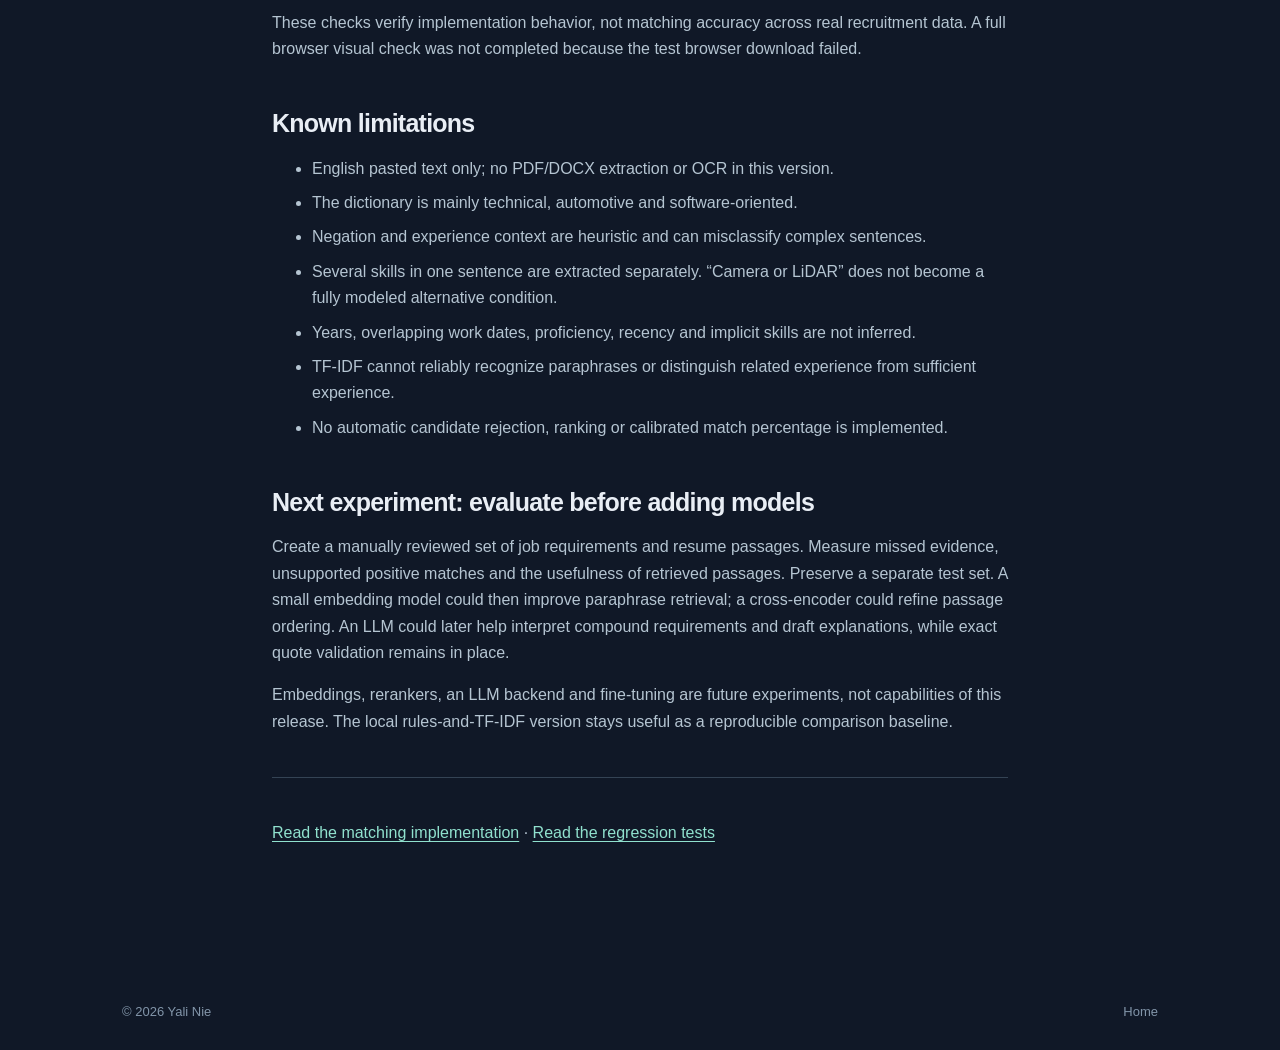
<file: resume-matching-without-llm.html>
<!doctype html><html lang="en"><head><meta charset="utf-8"><meta name="viewport" content="width=device-width, initial-scale=1"><meta name="theme-color" content="#101827"><meta name="description" content="A browser-only resume matching baseline using skill rules and TF-IDF, with reproducible code and evaluation notes."><title>Resume matching without an LLM · Yali Nie</title><link rel="stylesheet" href="style.css"></head><body><header class="site-header"><div class="wrap header-inner"><a class="brand" href="./"><span class="brand-mark">YN<span class="brand-dot">.</span></span><span>Autonomous Driving Notes</span></a><nav aria-label="Main navigation"><a href="./">Home</a><a href="./#notes">Notes</a><a href="./#resources">Resources</a><a href="./#news">News</a></nav></div></header><main class="article wrap">
<a class="back-link" href="./#notes">← Back to notes</a>
<span class="section-kicker">SOFTWARE PROJECT / 05</span>
<h1>Evidence: matching resumes to jobs without a large language model</h1>
<p class="meta">Yali Nie · September 30, 2026</p>
<p class="lead">I built a lightweight first version of Evidence that retrieves resume evidence for job requirements entirely in the browser. It uses a skill dictionary, explicit rules and TF-IDF rather than a generative model. This creates a baseline to evaluate before adding semantic models or an LLM.</p>
<p><a href="https://yaliai.github.io/evidence-recruitment/">Open the application</a> · <a href="https://github.com/YALIAI/evidence-recruitment">Source repository</a> · <a href="https://github.com/YALIAI/evidence-recruitment/commit/0ca3c155f5c9df6bcec2114d9fc61ef5e68cae45">Implementation snapshot</a></p>
<h2>What this version does</h2>
<p>Paste an English job description and up to six resume texts, then select <strong>Analyze resume evidence</strong>. The report lists extracted criteria, their required/preferred priority, the original job context, exact resume passages and a follow-up question. Reports can be exported as Markdown. A separate manual workspace supports editable criteria, candidate comparison, reviewer notes and CSV export.</p>
<div class="callout"><p>This is resume-to-job matching and evidence-report generation. It does not generate or rewrite a resume, verify a candidate's competence, rank candidates or predict hiring probability.</p></div>
<h2>Processing pipeline</h2>
<ol>
<li><strong>Split text:</strong> preserve resume passages while splitting at newlines and sentence boundaries.</li>
<li><strong>Extract criteria:</strong> detect named skills using a curated alias dictionary. Required and preferred headings set priority. Lines without recognized skills may be retained as generic criteria.</li>
<li><strong>Find direct mentions:</strong> use token boundaries to avoid matching Java inside JavaScript or C++ inside C#. Recognize aliases such as Ubuntu for Linux.</li>
<li><strong>Check context:</strong> heuristic checks for terms such as “no”, “not”, “learning” and “course” prevent these passages from being treated as direct evidence.</li>
<li><strong>Retrieve lexical hints:</strong> if no direct mention is found, TF-IDF cosine similarity retrieves a related passage from that candidate's resume.</li>
<li><strong>Explain the result:</strong> display a fixed status, reason and template-based interview question. No generated claims are needed.</li>
</ol>
<h2>TF-IDF implementation</h2>
<p>The current implementation is plain JavaScript in <code>src/matcher.mjs</code>. It removes a small English stop-word list, counts terms and computes document frequency across the supplied resume passages. Each term receives weight <code>(1 + ln(tf)) × (ln((N + 1)/(df + 1)) + 1)</code>. Cosine similarity compares the job context with each passage. Candidate-specific filtering prevents evidence from being borrowed from another resume.</p>
<p>The retrieval threshold is currently <code>0.18</code>. It is an uncalibrated heuristic for showing related text, not a confidence level or a probability. A TF-IDF hit is always a verification hint; it never establishes qualification by itself.</p>
<h2>Meaning of the report labels</h2>
<ul>
<li><strong>Direct skill mention:</strong> a named skill appears in an exact resume passage without a detected caution term. Depth, duration and the full job condition are still unverified.</li>
<li><strong>Needs verification:</strong> a skill appears in limited, learning or negative context, or a passage has related wording.</li>
<li><strong>No evidence found:</strong> neither a direct mention nor a sufficiently related passage was retrieved. Missing text does not establish lack of ability.</li>
</ul>
<p>For example, “Researched LiDAR denoising” does not establish multi-sensor fusion experience. “Learning Python in a course” is not treated as direct skill evidence. “Developed C++ modules on Ubuntu” can provide direct mentions for C++ and Linux.</p>
<h2>Why this baseline is useful</h2>
<p>The analysis needs no model download, API key, GPU or inference server. It runs in the browser and sends no resume or job text to a backend. The site still needs to load its static assets initially. Inputs and manual reviews remain in memory and clear on reload; export any work that should be retained.</p>
<p>The implementation is inspectable: matching reasons and quotes can be traced to dictionary entries, rules and text retrieval. This makes it easier to identify whether an error comes from extraction, missing aliases, context checks or retrieval.</p>
<h2>Files and reproducible commands</h2>
<ul>
<li><code>src/matcher.mjs</code>: dictionary, requirement extraction, TF-IDF and report construction.</li>
<li><code>src/App.tsx</code>: input forms, local analysis action, evidence display and Markdown export.</li>
<li><code>src/ReviewBoard.tsx</code>: separate manual review and CSV workflow.</li>
<li><code>tests/matcher.test.mjs</code>: regression checks.</li>
<li><code>docs/app.js</code>: prebuilt browser bundle; <code>docs/styles.css</code>: shared application styles.</li>
</ul>
<pre><code>git clone https://github.com/YALIAI/evidence-recruitment.git
cd evidence-recruitment
npm install
node --test tests/matcher.test.mjs
npm run build
python3 -m http.server 8000 --directory docs</code></pre>
<p>Use Node.js 22 or later and open <code>http://localhost:8000/</code>. GitHub Pages publishes the prebuilt <code>docs/</code> folder using the repository's workflow. Source changes must be accompanied by a rebuilt bundle.</p>
<h2>Validation performed</h2>
<p>Seven regression tests passed: aliases and exact quotations; LiDAR versus fusion; negative and learning context; skill boundaries; preferred headings and preserved context; lexical hints staying unverified; and consistent criteria with candidate-specific evidence. DOM interaction checks passed for text input, local analysis, report rendering and clearing stale reports after editing. Analysis did not call <code>fetch</code>. The production build and GitHub Pages deployment succeeded.</p>
<p>These checks verify implementation behavior, not matching accuracy across real recruitment data. A full browser visual check was not completed because the test browser download failed.</p>
<h2>Known limitations</h2>
<ul>
<li>English pasted text only; no PDF/DOCX extraction or OCR in this version.</li>
<li>The dictionary is mainly technical, automotive and software-oriented.</li>
<li>Negation and experience context are heuristic and can misclassify complex sentences.</li>
<li>Several skills in one sentence are extracted separately. “Camera or LiDAR” does not become a fully modeled alternative condition.</li>
<li>Years, overlapping work dates, proficiency, recency and implicit skills are not inferred.</li>
<li>TF-IDF cannot reliably recognize paraphrases or distinguish related experience from sufficient experience.</li>
<li>No automatic candidate rejection, ranking or calibrated match percentage is implemented.</li>
</ul>
<h2>Next experiment: evaluate before adding models</h2>
<p>Create a manually reviewed set of job requirements and resume passages. Measure missed evidence, unsupported positive matches and the usefulness of retrieved passages. Preserve a separate test set. A small embedding model could then improve paraphrase retrieval; a cross-encoder could refine passage ordering. An LLM could later help interpret compound requirements and draft explanations, while exact quote validation remains in place.</p>
<p>Embeddings, rerankers, an LLM backend and fine-tuning are future experiments, not capabilities of this release. The local rules-and-TF-IDF version stays useful as a reproducible comparison baseline.</p>
<hr><p><a href="https://github.com/YALIAI/evidence-recruitment/blob/0ca3c155f5c9df6bcec2114d9fc61ef5e68cae45/src/matcher.mjs">Read the matching implementation</a> · <a href="https://github.com/YALIAI/evidence-recruitment/blob/0ca3c155f5c9df6bcec2114d9fc61ef5e68cae45/tests/matcher.test.mjs">Read the regression tests</a></p>
</main><footer class="wrap footer"><span>© <span id="year">2026</span> Yali Nie</span><a href="./">Home</a></footer><script src="site.js" defer></script></body></html>
</file>
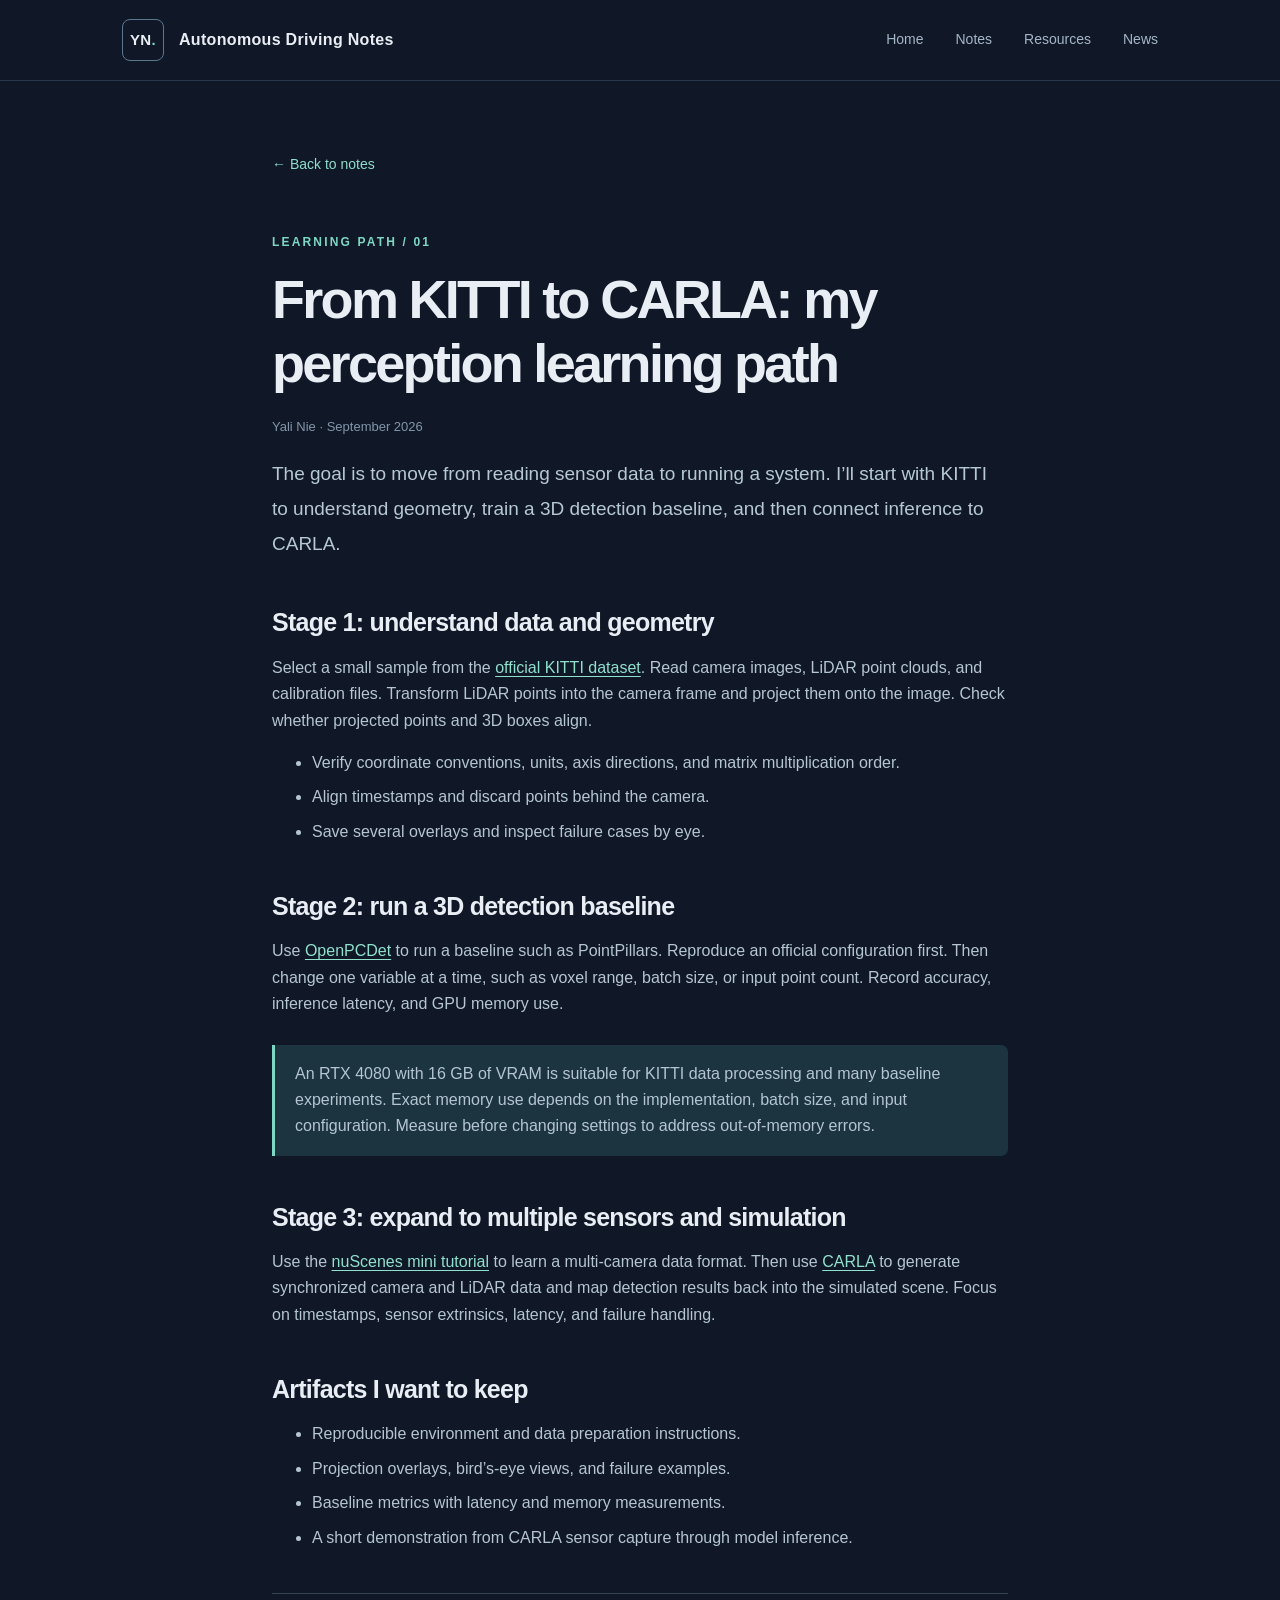
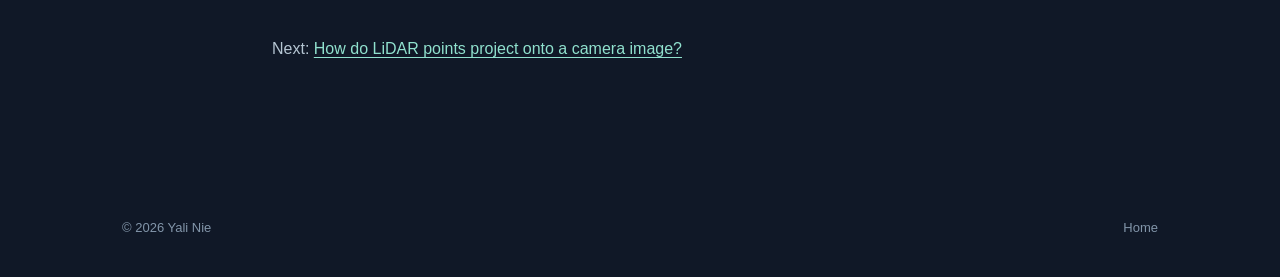
<file: roadmap.html>
<!doctype html><html lang="en"><head><meta charset="utf-8"><meta name="viewport" content="width=device-width, initial-scale=1"><meta name="theme-color" content="#101827"><meta name="description" content="A practical learning path from KITTI geometry to 3D perception and CARLA simulation."><title>From KITTI to CARLA · Autonomous Driving Notes</title><link rel="stylesheet" href="style.css"></head><body><header class="site-header"><div class="wrap header-inner"><a class="brand" href="./"><span class="brand-mark">YN<span class="brand-dot">.</span></span><span>Autonomous Driving Notes</span></a><nav aria-label="Main navigation"><a href="./">Home</a><a href="./#notes">Notes</a><a href="./#resources">Resources</a><a href="./#news">News</a></nav></div></header><main class="article wrap"><a class="back-link" href="./#notes">← Back to notes</a><span class="section-kicker">LEARNING PATH / 01</span><h1>From KITTI to CARLA: my perception learning path</h1><p class="meta">Yali Nie · September 2026</p><p class="lead">The goal is to move from reading sensor data to running a system. I’ll start with KITTI to understand geometry, train a 3D detection baseline, and then connect inference to CARLA.</p><h2>Stage 1: understand data and geometry</h2><p>Select a small sample from the <a href="https://www.cvlibs.net/datasets/kitti/" target="_blank" rel="noopener noreferrer">official KITTI dataset</a>. Read camera images, LiDAR point clouds, and calibration files. Transform LiDAR points into the camera frame and project them onto the image. Check whether projected points and 3D boxes align.</p><ul><li>Verify coordinate conventions, units, axis directions, and matrix multiplication order.</li><li>Align timestamps and discard points behind the camera.</li><li>Save several overlays and inspect failure cases by eye.</li></ul><h2>Stage 2: run a 3D detection baseline</h2><p>Use <a href="https://github.com/open-mmlab/OpenPCDet" target="_blank" rel="noopener noreferrer">OpenPCDet</a> to run a baseline such as PointPillars. Reproduce an official configuration first. Then change one variable at a time, such as voxel range, batch size, or input point count. Record accuracy, inference latency, and GPU memory use.</p><div class="callout"><p>An RTX 4080 with 16 GB of VRAM is suitable for KITTI data processing and many baseline experiments. Exact memory use depends on the implementation, batch size, and input configuration. Measure before changing settings to address out-of-memory errors.</p></div><h2>Stage 3: expand to multiple sensors and simulation</h2><p>Use the <a href="https://www.nuscenes.org/tutorials/nuscenes_tutorial.html" target="_blank" rel="noopener noreferrer">nuScenes mini tutorial</a> to learn a multi-camera data format. Then use <a href="https://carla.readthedocs.io/" target="_blank" rel="noopener noreferrer">CARLA</a> to generate synchronized camera and LiDAR data and map detection results back into the simulated scene. Focus on timestamps, sensor extrinsics, latency, and failure handling.</p><h2>Artifacts I want to keep</h2><ul><li>Reproducible environment and data preparation instructions.</li><li>Projection overlays, bird’s-eye views, and failure examples.</li><li>Baseline metrics with latency and memory measurements.</li><li>A short demonstration from CARLA sensor capture through model inference.</li></ul><hr><p>Next: <a href="calibration.html">How do LiDAR points project onto a camera image?</a></p></main><footer class="wrap footer"><span>© <span id="year">2026</span> Yali Nie</span><a href="./">Home</a></footer><script src="site.js" defer></script></body></html>
</file>
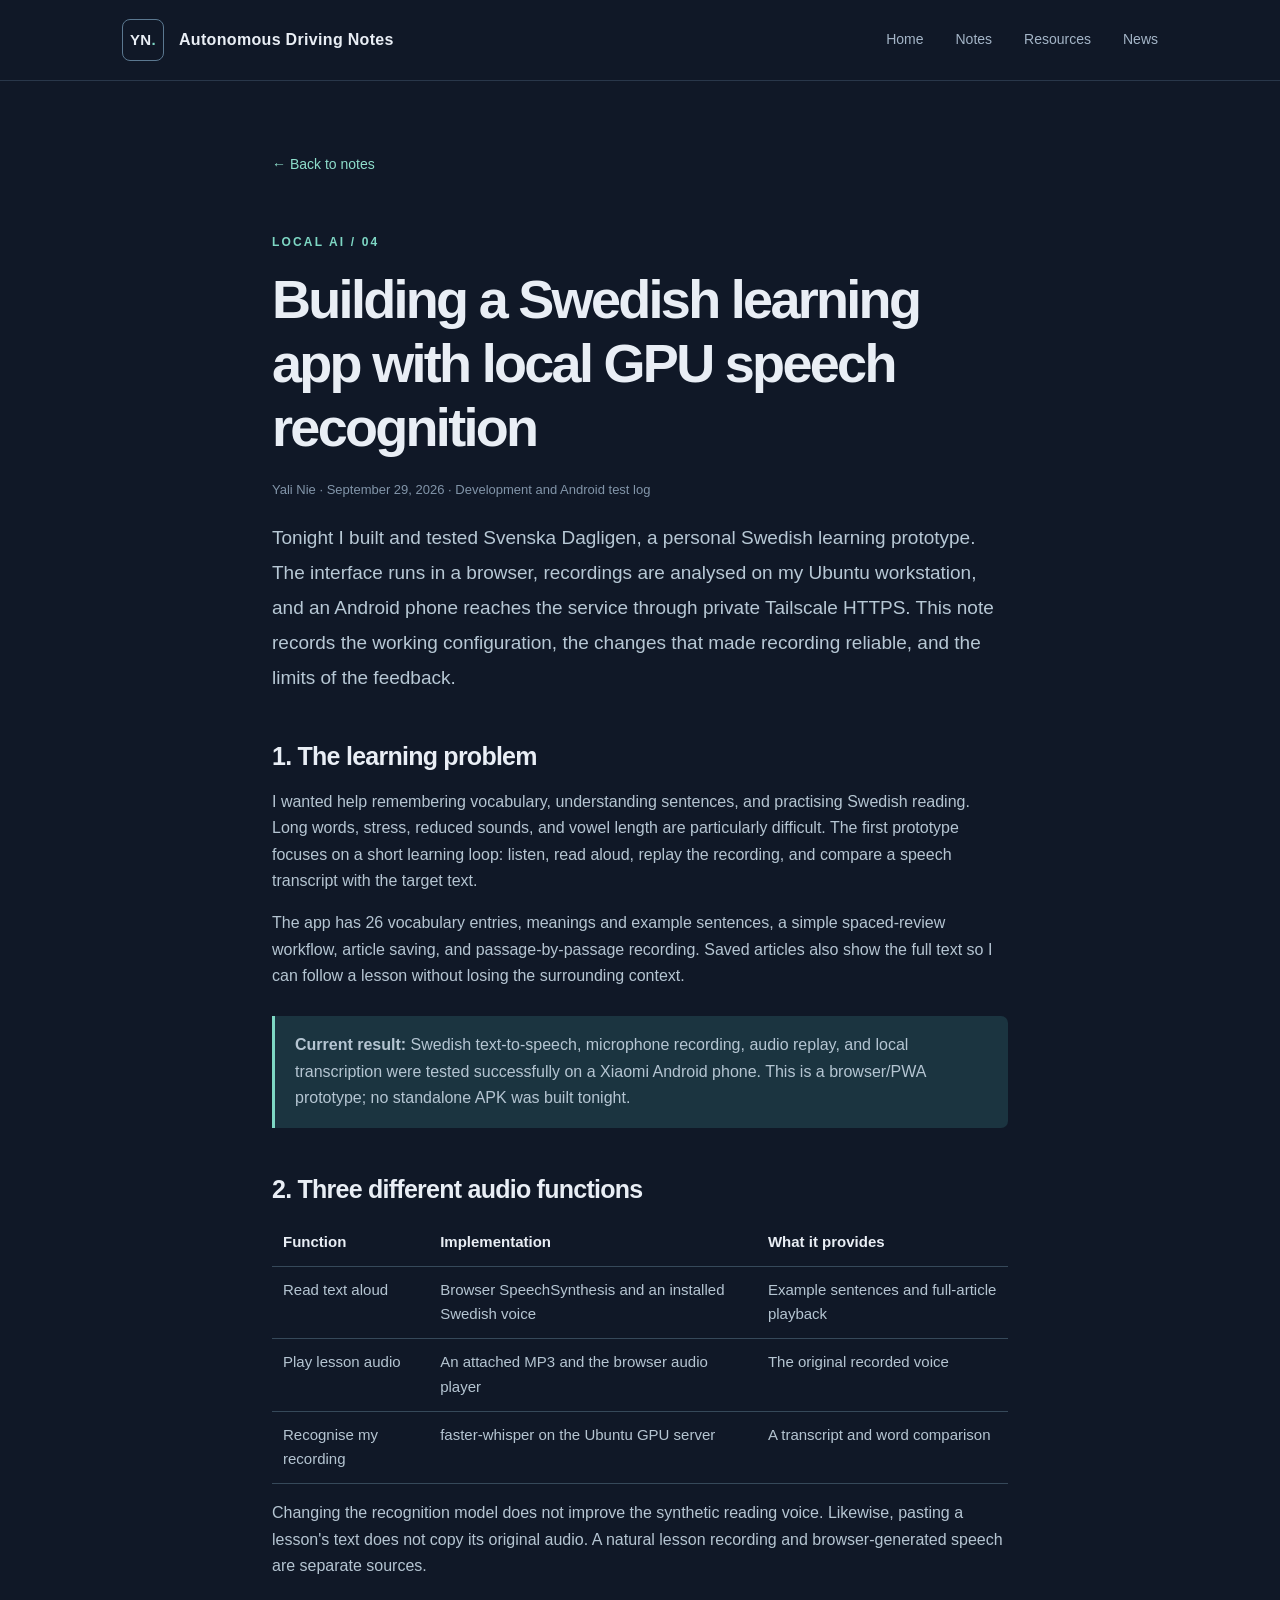
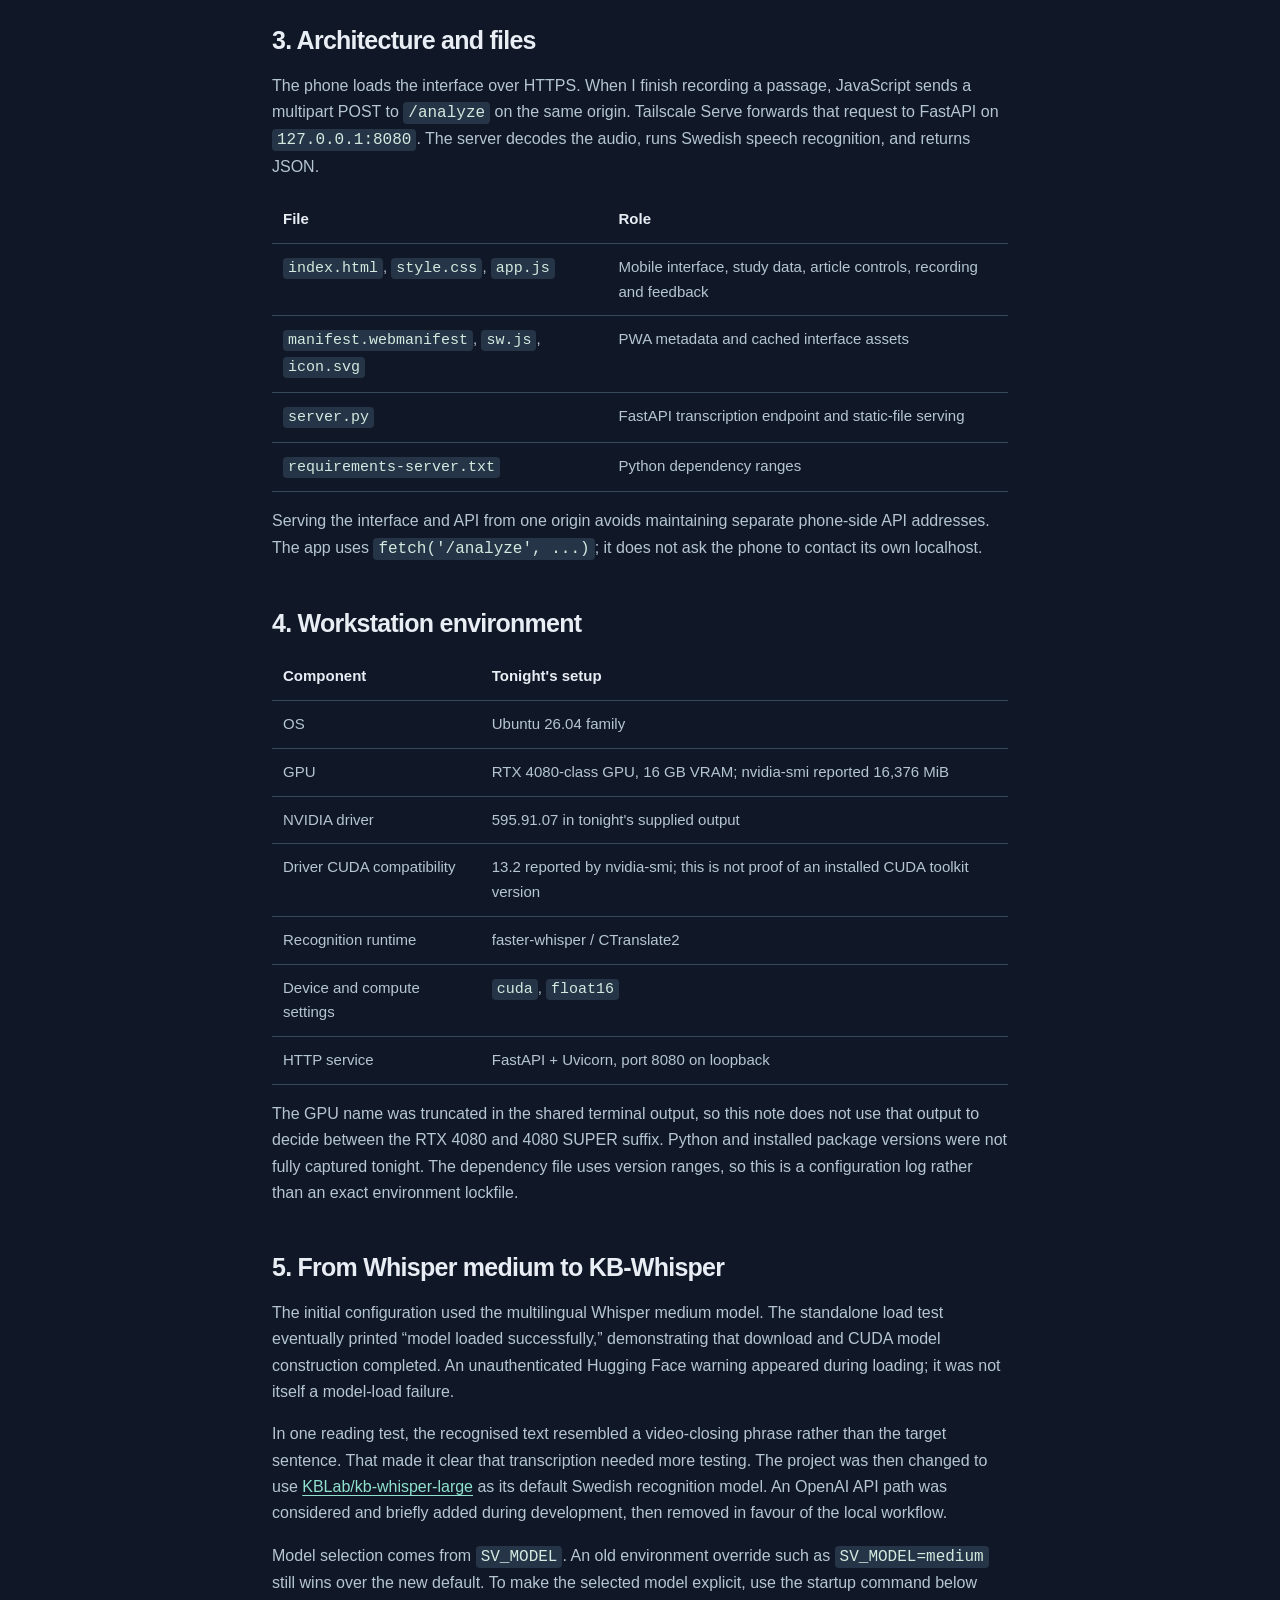
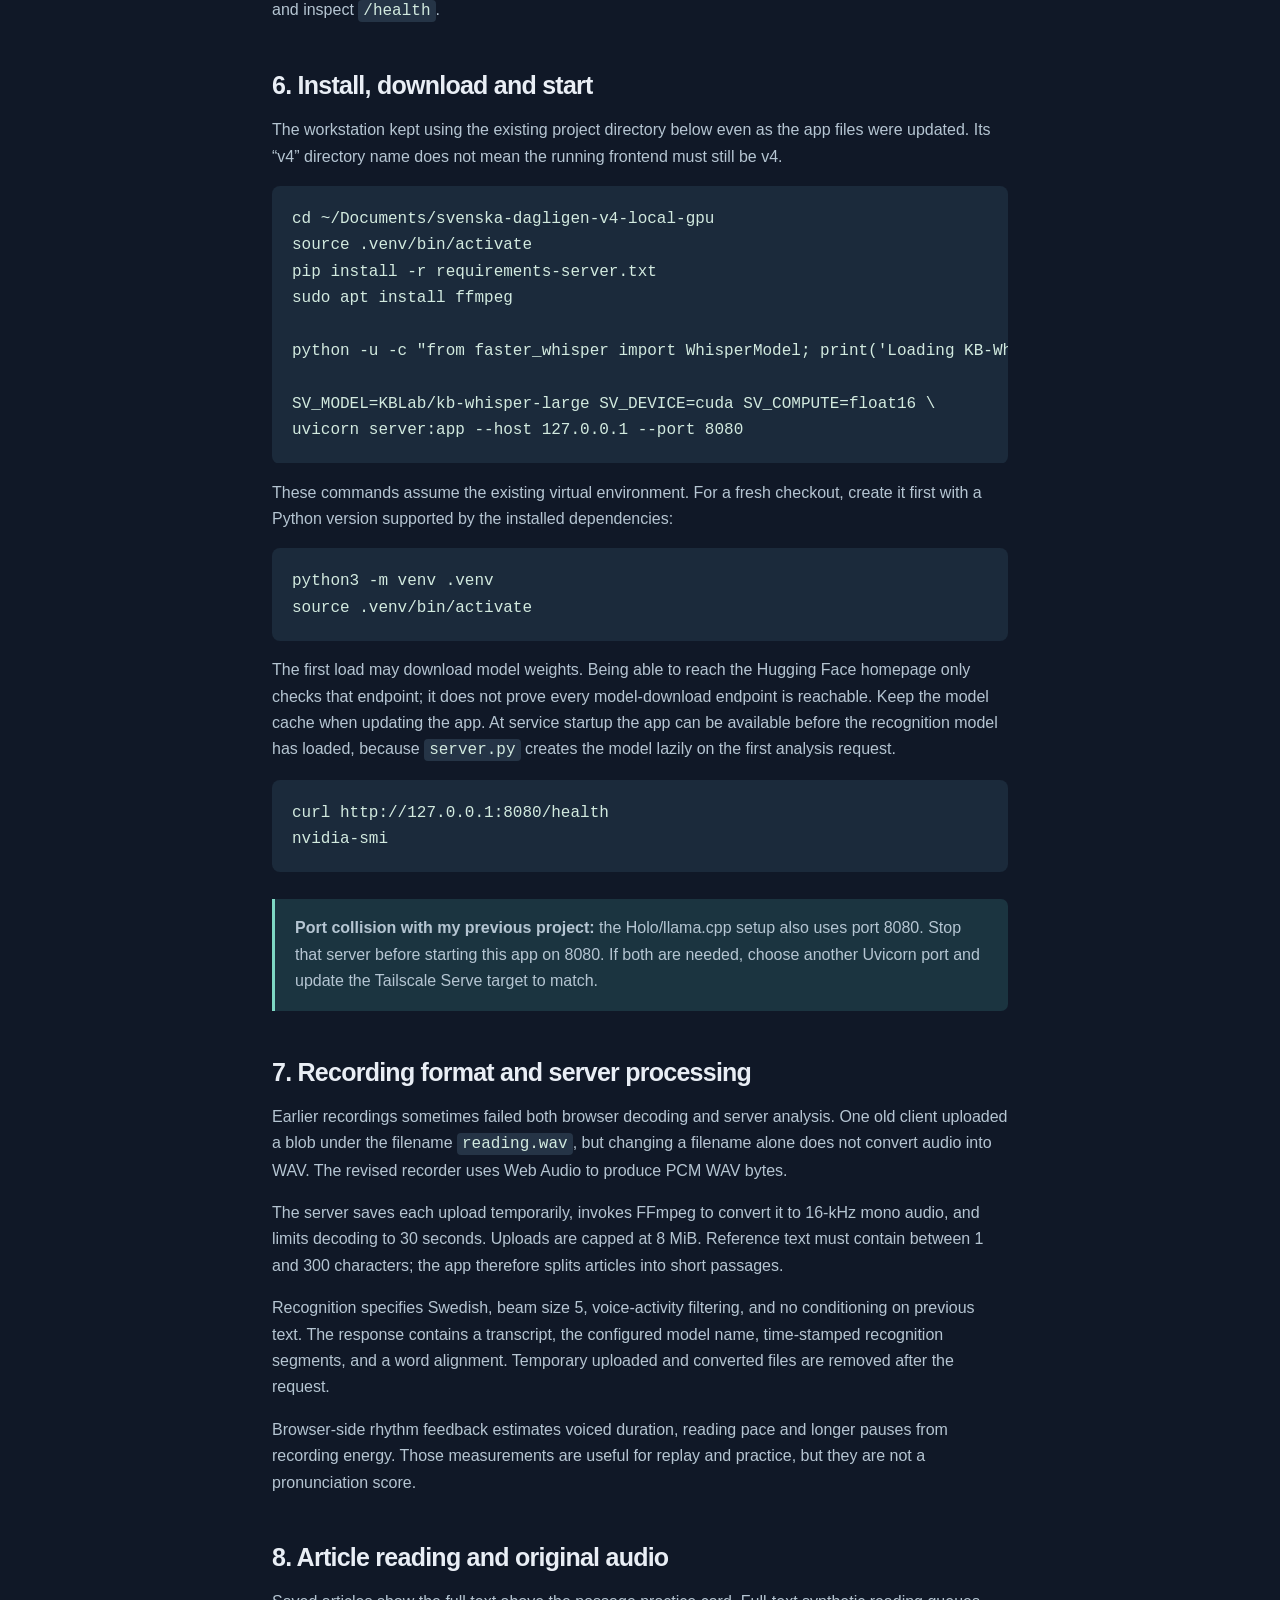
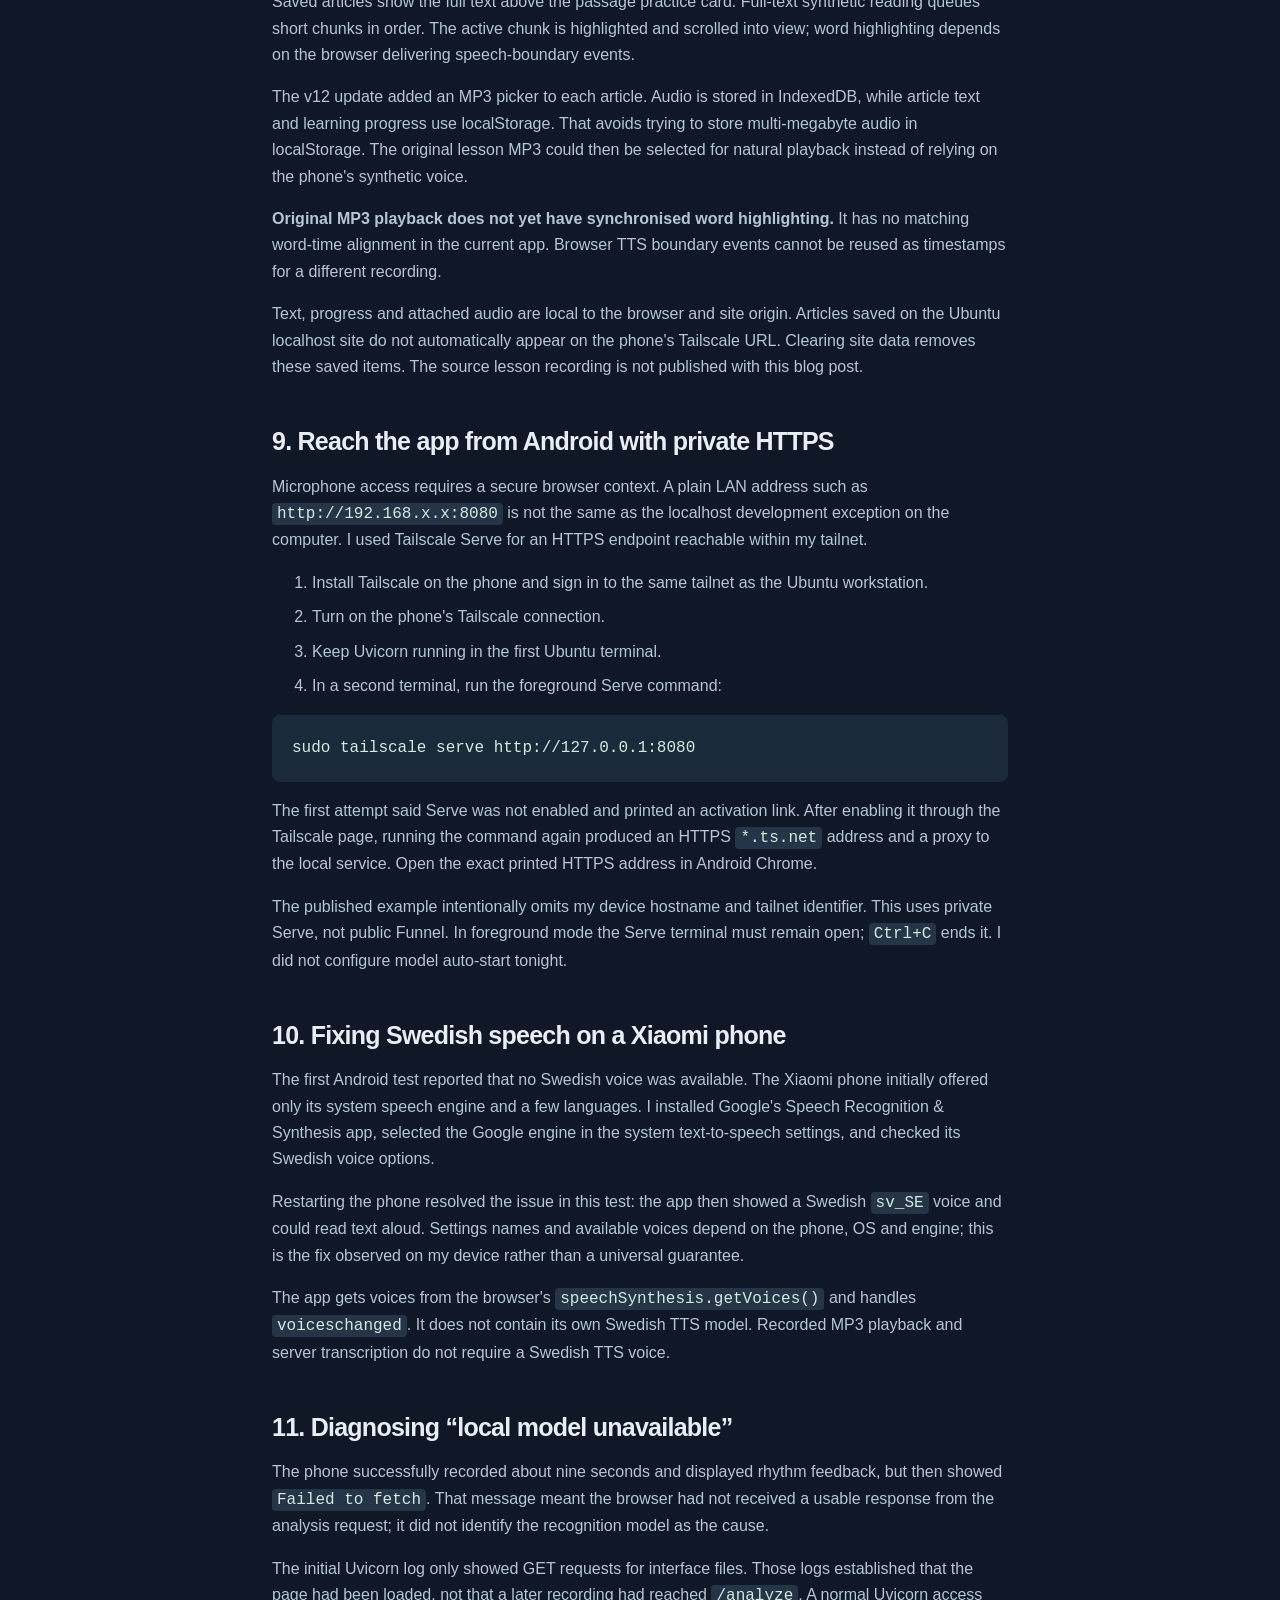
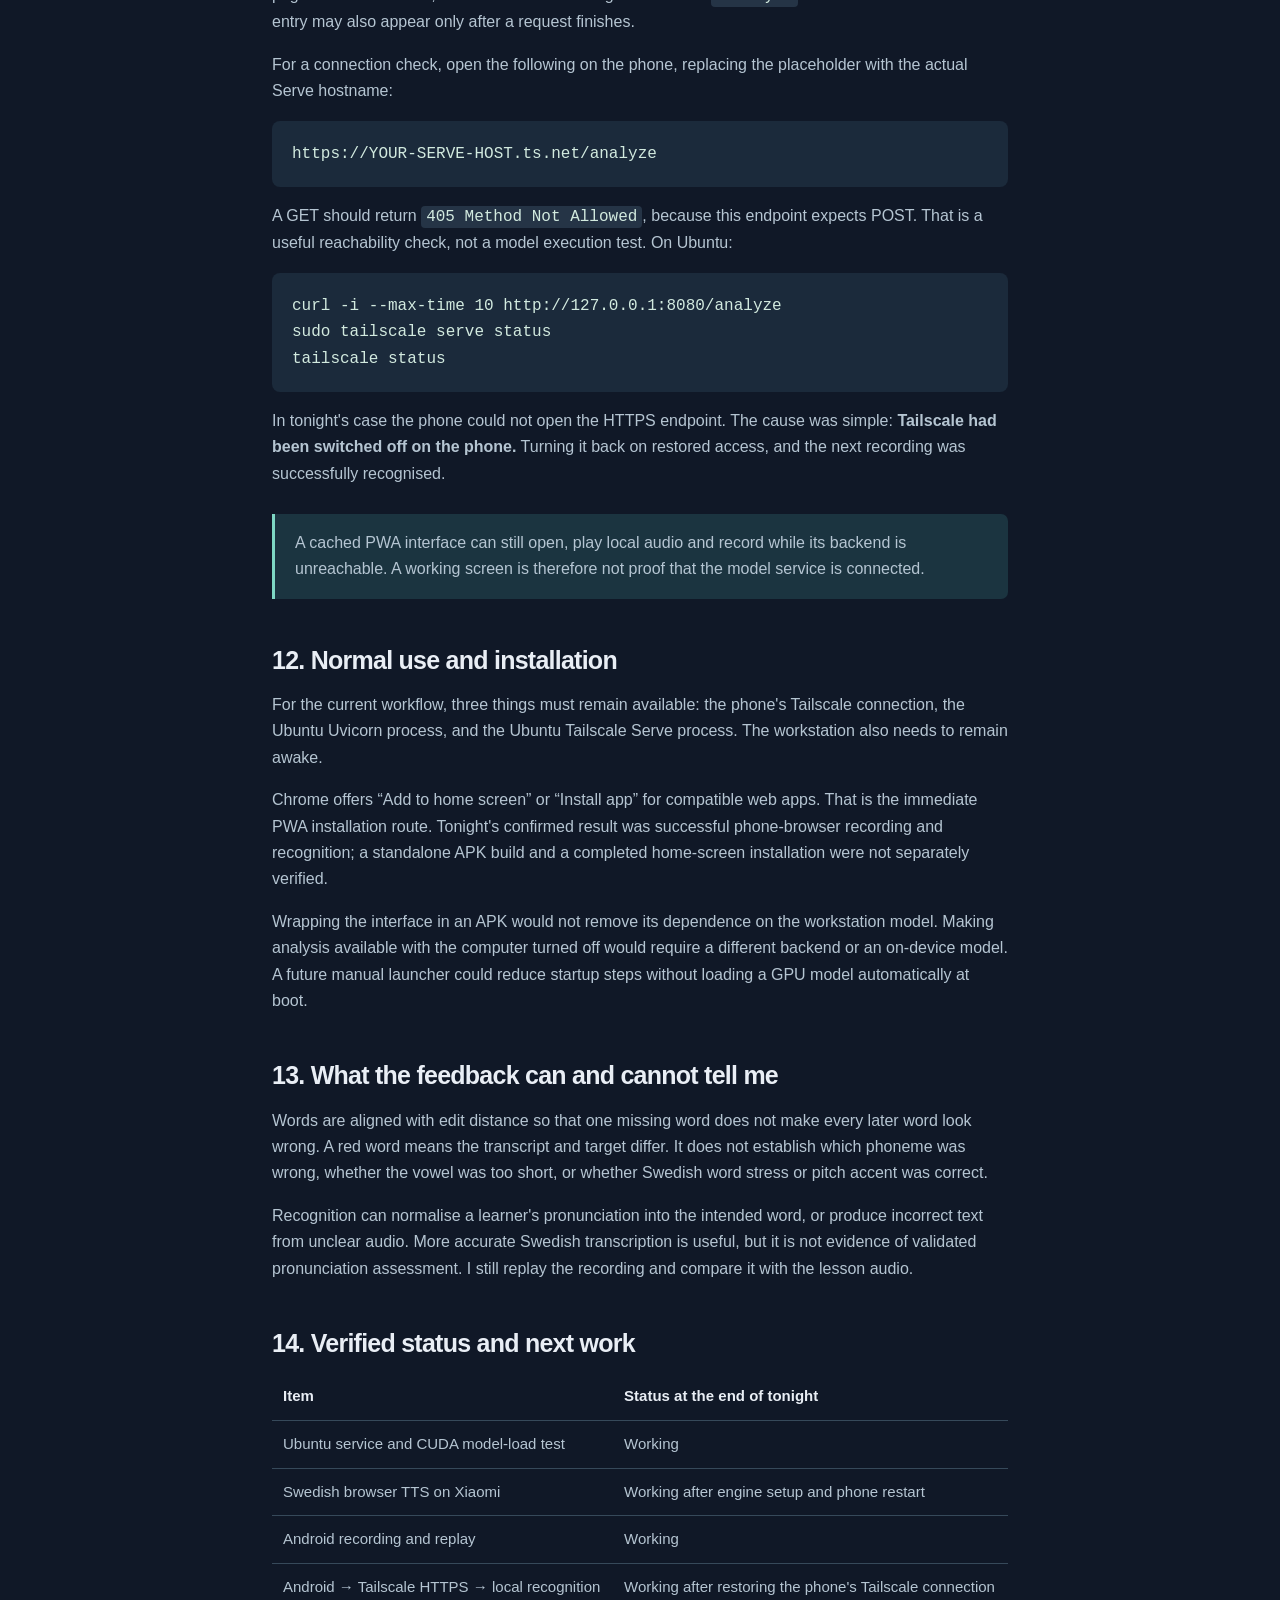
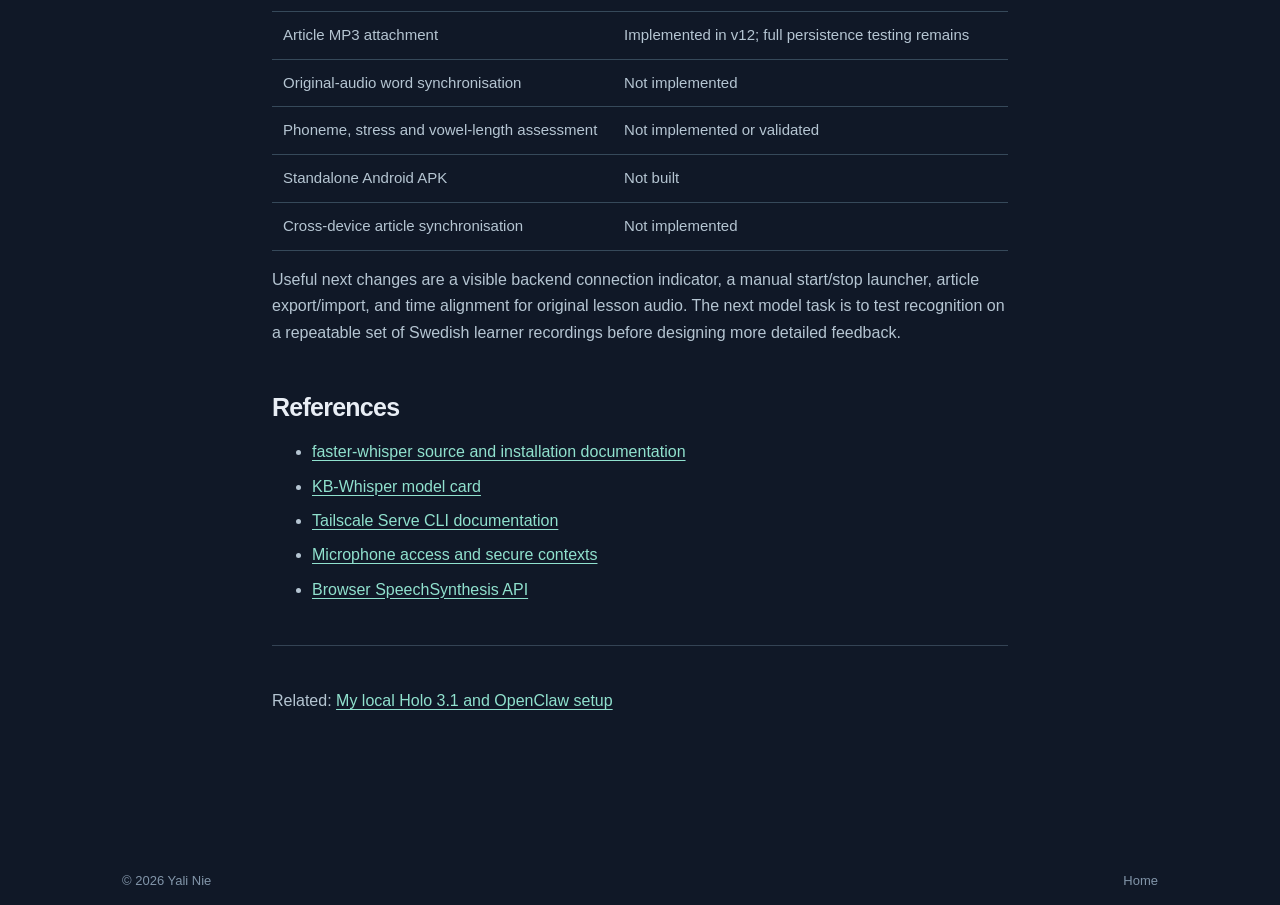
<file: swedish-learning-local-gpu.html>
<!doctype html>
<html lang="en">
<head>
<meta charset="utf-8"><meta name="viewport" content="width=device-width, initial-scale=1">
<meta name="theme-color" content="#101827">
<meta name="description" content="Building and testing a Swedish learning PWA with local GPU speech recognition, original audio, and private Android access through Tailscale HTTPS.">
<title>Swedish Learning App with Local GPU Speech Recognition · Yali Nie</title>
<link rel="stylesheet" href="style.css">
</head>
<body>
<header class="site-header"><div class="wrap header-inner"><a class="brand" href="./"><span class="brand-mark">YN<span class="brand-dot">.</span></span><span>Autonomous Driving Notes</span></a><nav aria-label="Main navigation"><a href="./">Home</a><a href="./#notes">Notes</a><a href="./#resources">Resources</a><a href="./#news">News</a></nav></div></header>
<main class="article wrap">
<a class="back-link" href="./#notes">← Back to notes</a>
<span class="section-kicker">LOCAL AI / 04</span>
<h1>Building a Swedish learning app with local GPU speech recognition</h1>
<p class="meta">Yali Nie · September 29, 2026 · Development and Android test log</p>
<p class="lead">Tonight I built and tested Svenska Dagligen, a personal Swedish learning prototype. The interface runs in a browser, recordings are analysed on my Ubuntu workstation, and an Android phone reaches the service through private Tailscale HTTPS. This note records the working configuration, the changes that made recording reliable, and the limits of the feedback.</p>
<h2>1. The learning problem</h2>
<p>I wanted help remembering vocabulary, understanding sentences, and practising Swedish reading. Long words, stress, reduced sounds, and vowel length are particularly difficult. The first prototype focuses on a short learning loop: listen, read aloud, replay the recording, and compare a speech transcript with the target text.</p>
<p>The app has 26 vocabulary entries, meanings and example sentences, a simple spaced-review workflow, article saving, and passage-by-passage recording. Saved articles also show the full text so I can follow a lesson without losing the surrounding context.</p>
<div class="callout"><p><strong>Current result:</strong> Swedish text-to-speech, microphone recording, audio replay, and local transcription were tested successfully on a Xiaomi Android phone. This is a browser/PWA prototype; no standalone APK was built tonight.</p></div>
<h2>2. Three different audio functions</h2>
<table><thead><tr><th>Function</th><th>Implementation</th><th>What it provides</th></tr></thead><tbody>
<tr><td>Read text aloud</td><td>Browser SpeechSynthesis and an installed Swedish voice</td><td>Example sentences and full-article playback</td></tr>
<tr><td>Play lesson audio</td><td>An attached MP3 and the browser audio player</td><td>The original recorded voice</td></tr>
<tr><td>Recognise my recording</td><td>faster-whisper on the Ubuntu GPU server</td><td>A transcript and word comparison</td></tr>
</tbody></table>
<p>Changing the recognition model does not improve the synthetic reading voice. Likewise, pasting a lesson's text does not copy its original audio. A natural lesson recording and browser-generated speech are separate sources.</p>
<h2>3. Architecture and files</h2>
<p>The phone loads the interface over HTTPS. When I finish recording a passage, JavaScript sends a multipart POST to <code>/analyze</code> on the same origin. Tailscale Serve forwards that request to FastAPI on <code>127.0.0.1:8080</code>. The server decodes the audio, runs Swedish speech recognition, and returns JSON.</p>
<table><thead><tr><th>File</th><th>Role</th></tr></thead><tbody>
<tr><td><code>index.html</code>, <code>style.css</code>, <code>app.js</code></td><td>Mobile interface, study data, article controls, recording and feedback</td></tr>
<tr><td><code>manifest.webmanifest</code>, <code>sw.js</code>, <code>icon.svg</code></td><td>PWA metadata and cached interface assets</td></tr>
<tr><td><code>server.py</code></td><td>FastAPI transcription endpoint and static-file serving</td></tr>
<tr><td><code>requirements-server.txt</code></td><td>Python dependency ranges</td></tr>
</tbody></table>
<p>Serving the interface and API from one origin avoids maintaining separate phone-side API addresses. The app uses <code>fetch('/analyze', ...)</code>; it does not ask the phone to contact its own localhost.</p>
<h2>4. Workstation environment</h2>
<table><thead><tr><th>Component</th><th>Tonight's setup</th></tr></thead><tbody>
<tr><td>OS</td><td>Ubuntu 26.04 family</td></tr>
<tr><td>GPU</td><td>RTX 4080-class GPU, 16 GB VRAM; nvidia-smi reported 16,376 MiB</td></tr>
<tr><td>NVIDIA driver</td><td>595.91.07 in tonight's supplied output</td></tr>
<tr><td>Driver CUDA compatibility</td><td>13.2 reported by nvidia-smi; this is not proof of an installed CUDA toolkit version</td></tr>
<tr><td>Recognition runtime</td><td>faster-whisper / CTranslate2</td></tr>
<tr><td>Device and compute settings</td><td><code>cuda</code>, <code>float16</code></td></tr>
<tr><td>HTTP service</td><td>FastAPI + Uvicorn, port 8080 on loopback</td></tr>
</tbody></table>
<p>The GPU name was truncated in the shared terminal output, so this note does not use that output to decide between the RTX 4080 and 4080 SUPER suffix. Python and installed package versions were not fully captured tonight. The dependency file uses version ranges, so this is a configuration log rather than an exact environment lockfile.</p>
<h2>5. From Whisper medium to KB-Whisper</h2>
<p>The initial configuration used the multilingual Whisper medium model. The standalone load test eventually printed “model loaded successfully,” demonstrating that download and CUDA model construction completed. An unauthenticated Hugging Face warning appeared during loading; it was not itself a model-load failure.</p>
<p>In one reading test, the recognised text resembled a video-closing phrase rather than the target sentence. That made it clear that transcription needed more testing. The project was then changed to use <a href="https://huggingface.co/KBLab/kb-whisper-large">KBLab/kb-whisper-large</a> as its default Swedish recognition model. An OpenAI API path was considered and briefly added during development, then removed in favour of the local workflow.</p>
<p>Model selection comes from <code>SV_MODEL</code>. An old environment override such as <code>SV_MODEL=medium</code> still wins over the new default. To make the selected model explicit, use the startup command below and inspect <code>/health</code>.</p>
<h2>6. Install, download and start</h2>
<p>The workstation kept using the existing project directory below even as the app files were updated. Its “v4” directory name does not mean the running frontend must still be v4.</p>
<pre><code>cd ~/Documents/svenska-dagligen-v4-local-gpu
source .venv/bin/activate
pip install -r requirements-server.txt
sudo apt install ffmpeg

python -u -c "from faster_whisper import WhisperModel; print('Loading KB-Whisper', flush=True); WhisperModel('KBLab/kb-whisper-large', device='cuda', compute_type='float16'); print('Model loaded', flush=True)"

SV_MODEL=KBLab/kb-whisper-large SV_DEVICE=cuda SV_COMPUTE=float16 \
uvicorn server:app --host 127.0.0.1 --port 8080</code></pre>
<p>These commands assume the existing virtual environment. For a fresh checkout, create it first with a Python version supported by the installed dependencies:</p>
<pre><code>python3 -m venv .venv
source .venv/bin/activate</code></pre>
<p>The first load may download model weights. Being able to reach the Hugging Face homepage only checks that endpoint; it does not prove every model-download endpoint is reachable. Keep the model cache when updating the app. At service startup the app can be available before the recognition model has loaded, because <code>server.py</code> creates the model lazily on the first analysis request.</p>
<pre><code>curl http://127.0.0.1:8080/health
nvidia-smi</code></pre>
<div class="callout"><p><strong>Port collision with my previous project:</strong> the Holo/llama.cpp setup also uses port 8080. Stop that server before starting this app on 8080. If both are needed, choose another Uvicorn port and update the Tailscale Serve target to match.</p></div>
<h2>7. Recording format and server processing</h2>
<p>Earlier recordings sometimes failed both browser decoding and server analysis. One old client uploaded a blob under the filename <code>reading.wav</code>, but changing a filename alone does not convert audio into WAV. The revised recorder uses Web Audio to produce PCM WAV bytes.</p>
<p>The server saves each upload temporarily, invokes FFmpeg to convert it to 16-kHz mono audio, and limits decoding to 30 seconds. Uploads are capped at 8 MiB. Reference text must contain between 1 and 300 characters; the app therefore splits articles into short passages.</p>
<p>Recognition specifies Swedish, beam size 5, voice-activity filtering, and no conditioning on previous text. The response contains a transcript, the configured model name, time-stamped recognition segments, and a word alignment. Temporary uploaded and converted files are removed after the request.</p>
<p>Browser-side rhythm feedback estimates voiced duration, reading pace and longer pauses from recording energy. Those measurements are useful for replay and practice, but they are not a pronunciation score.</p>
<h2>8. Article reading and original audio</h2>
<p>Saved articles show the full text above the passage practice card. Full-text synthetic reading queues short chunks in order. The active chunk is highlighted and scrolled into view; word highlighting depends on the browser delivering speech-boundary events.</p>
<p>The v12 update added an MP3 picker to each article. Audio is stored in IndexedDB, while article text and learning progress use localStorage. That avoids trying to store multi-megabyte audio in localStorage. The original lesson MP3 could then be selected for natural playback instead of relying on the phone's synthetic voice.</p>
<p><strong>Original MP3 playback does not yet have synchronised word highlighting.</strong> It has no matching word-time alignment in the current app. Browser TTS boundary events cannot be reused as timestamps for a different recording.</p>
<p>Text, progress and attached audio are local to the browser and site origin. Articles saved on the Ubuntu localhost site do not automatically appear on the phone's Tailscale URL. Clearing site data removes these saved items. The source lesson recording is not published with this blog post.</p>
<h2>9. Reach the app from Android with private HTTPS</h2>
<p>Microphone access requires a secure browser context. A plain LAN address such as <code>http://192.168.x.x:8080</code> is not the same as the localhost development exception on the computer. I used Tailscale Serve for an HTTPS endpoint reachable within my tailnet.</p>
<ol><li>Install Tailscale on the phone and sign in to the same tailnet as the Ubuntu workstation.</li><li>Turn on the phone's Tailscale connection.</li><li>Keep Uvicorn running in the first Ubuntu terminal.</li><li>In a second terminal, run the foreground Serve command:</li></ol>
<pre><code>sudo tailscale serve http://127.0.0.1:8080</code></pre>
<p>The first attempt said Serve was not enabled and printed an activation link. After enabling it through the Tailscale page, running the command again produced an HTTPS <code>*.ts.net</code> address and a proxy to the local service. Open the exact printed HTTPS address in Android Chrome.</p>
<p>The published example intentionally omits my device hostname and tailnet identifier. This uses private Serve, not public Funnel. In foreground mode the Serve terminal must remain open; <code>Ctrl+C</code> ends it. I did not configure model auto-start tonight.</p>
<h2>10. Fixing Swedish speech on a Xiaomi phone</h2>
<p>The first Android test reported that no Swedish voice was available. The Xiaomi phone initially offered only its system speech engine and a few languages. I installed Google's Speech Recognition &amp; Synthesis app, selected the Google engine in the system text-to-speech settings, and checked its Swedish voice options.</p>
<p>Restarting the phone resolved the issue in this test: the app then showed a Swedish <code>sv_SE</code> voice and could read text aloud. Settings names and available voices depend on the phone, OS and engine; this is the fix observed on my device rather than a universal guarantee.</p>
<p>The app gets voices from the browser's <code>speechSynthesis.getVoices()</code> and handles <code>voiceschanged</code>. It does not contain its own Swedish TTS model. Recorded MP3 playback and server transcription do not require a Swedish TTS voice.</p>
<h2>11. Diagnosing “local model unavailable”</h2>
<p>The phone successfully recorded about nine seconds and displayed rhythm feedback, but then showed <code>Failed to fetch</code>. That message meant the browser had not received a usable response from the analysis request; it did not identify the recognition model as the cause.</p>
<p>The initial Uvicorn log only showed GET requests for interface files. Those logs established that the page had been loaded, not that a later recording had reached <code>/analyze</code>. A normal Uvicorn access entry may also appear only after a request finishes.</p>
<p>For a connection check, open the following on the phone, replacing the placeholder with the actual Serve hostname:</p>
<pre><code>https://YOUR-SERVE-HOST.ts.net/analyze</code></pre>
<p>A GET should return <code>405 Method Not Allowed</code>, because this endpoint expects POST. That is a useful reachability check, not a model execution test. On Ubuntu:</p>
<pre><code>curl -i --max-time 10 http://127.0.0.1:8080/analyze
sudo tailscale serve status
tailscale status</code></pre>
<p>In tonight's case the phone could not open the HTTPS endpoint. The cause was simple: <strong>Tailscale had been switched off on the phone.</strong> Turning it back on restored access, and the next recording was successfully recognised.</p>
<div class="callout"><p>A cached PWA interface can still open, play local audio and record while its backend is unreachable. A working screen is therefore not proof that the model service is connected.</p></div>
<h2>12. Normal use and installation</h2>
<p>For the current workflow, three things must remain available: the phone's Tailscale connection, the Ubuntu Uvicorn process, and the Ubuntu Tailscale Serve process. The workstation also needs to remain awake.</p>
<p>Chrome offers “Add to home screen” or “Install app” for compatible web apps. That is the immediate PWA installation route. Tonight's confirmed result was successful phone-browser recording and recognition; a standalone APK build and a completed home-screen installation were not separately verified.</p>
<p>Wrapping the interface in an APK would not remove its dependence on the workstation model. Making analysis available with the computer turned off would require a different backend or an on-device model. A future manual launcher could reduce startup steps without loading a GPU model automatically at boot.</p>
<h2>13. What the feedback can and cannot tell me</h2>
<p>Words are aligned with edit distance so that one missing word does not make every later word look wrong. A red word means the transcript and target differ. It does not establish which phoneme was wrong, whether the vowel was too short, or whether Swedish word stress or pitch accent was correct.</p>
<p>Recognition can normalise a learner's pronunciation into the intended word, or produce incorrect text from unclear audio. More accurate Swedish transcription is useful, but it is not evidence of validated pronunciation assessment. I still replay the recording and compare it with the lesson audio.</p>
<h2>14. Verified status and next work</h2>
<table><thead><tr><th>Item</th><th>Status at the end of tonight</th></tr></thead><tbody>
<tr><td>Ubuntu service and CUDA model-load test</td><td>Working</td></tr>
<tr><td>Swedish browser TTS on Xiaomi</td><td>Working after engine setup and phone restart</td></tr>
<tr><td>Android recording and replay</td><td>Working</td></tr>
<tr><td>Android → Tailscale HTTPS → local recognition</td><td>Working after restoring the phone's Tailscale connection</td></tr>
<tr><td>Article MP3 attachment</td><td>Implemented in v12; full persistence testing remains</td></tr>
<tr><td>Original-audio word synchronisation</td><td>Not implemented</td></tr>
<tr><td>Phoneme, stress and vowel-length assessment</td><td>Not implemented or validated</td></tr>
<tr><td>Standalone Android APK</td><td>Not built</td></tr>
<tr><td>Cross-device article synchronisation</td><td>Not implemented</td></tr>
</tbody></table>
<p>Useful next changes are a visible backend connection indicator, a manual start/stop launcher, article export/import, and time alignment for original lesson audio. The next model task is to test recognition on a repeatable set of Swedish learner recordings before designing more detailed feedback.</p>
<h2>References</h2>
<ul><li><a href="https://github.com/SYSTRAN/faster-whisper">faster-whisper source and installation documentation</a></li>
<li><a href="https://huggingface.co/KBLab/kb-whisper-large">KB-Whisper model card</a></li>
<li><a href="https://tailscale.com/docs/reference/tailscale-cli/serve">Tailscale Serve CLI documentation</a></li>
<li><a href="https://developer.mozilla.org/en-US/docs/Web/API/MediaDevices/getUserMedia">Microphone access and secure contexts</a></li>
<li><a href="https://developer.mozilla.org/en-US/docs/Web/API/SpeechSynthesis">Browser SpeechSynthesis API</a></li></ul>
<hr><p>Related: <a href="local-holo-openclaw.html">My local Holo 3.1 and OpenClaw setup</a></p></main>
<footer class="wrap footer"><span>© <span id="year">2026</span> Yali Nie</span><a href="./">Home</a></footer>
<script src="site.js" defer></script>
</body></html>
</file>
<file: style.css>
:root{font-family:Inter,-apple-system,BlinkMacSystemFont,"Segoe UI",sans-serif;color:#e9eef5;background:#101827;font-size:16px;line-height:1.65}*{box-sizing:border-box}html{scroll-behavior:smooth}body{margin:0}a{color:inherit;text-decoration:none}button{font:inherit}.wrap{max-width:1100px;padding:0 32px;margin:auto}.site-header{border-bottom:1px solid #29374a}.header-inner{height:80px;display:flex;align-items:center;justify-content:space-between;gap:24px}.brand{display:flex;align-items:center;gap:15px;font-weight:700;white-space:nowrap;letter-spacing:.02em}.brand-mark{display:inline-flex;align-items:center;justify-content:center;width:42px;height:42px;border:1px solid #5b7890;border-radius:8px;font-size:15px;font-weight:800}.brand-dot{color:#7ed7c4}.site-header nav{display:flex;gap:32px;font-size:14px;color:#a4b5c7}.site-header nav a:hover,.site-header nav .active{color:#fff}.intro{padding-top:100px;padding-bottom:116px}.eyebrow,.section-kicker{font-size:12px;font-weight:700;letter-spacing:.18em;color:#7ed7c4}.eyebrow{display:flex;gap:14px;align-items:center}.line{width:26px;height:1px;background:#7ed7c4}h1{font-size:clamp(42px,6.4vw,76px);line-height:1.18;letter-spacing:-.05em;margin:22px 0 28px;font-weight:750}h1 em{font-style:normal;color:#7ed7c4}.intro>p{max-width:590px;margin:0;color:#aebdcb;font-size:18px;line-height:1.9}.intro-meta{display:flex;gap:24px;margin-top:38px;color:#8295a9;font-size:13px}.section{padding-bottom:100px}.section-title{display:flex;justify-content:space-between;align-items:flex-end;border-bottom:1px solid #344354;padding-bottom:20px;gap:20px}h2{font-size:30px;letter-spacing:-.03em;line-height:1.25;margin:12px 0 0}.count{color:#8498aa;font-size:13px;white-space:nowrap}.note-grid{display:grid;grid-template-columns:1.25fr 1fr;gap:18px;margin-top:25px}.note-card{min-height:290px;background:#1b2838;border:1px solid #314155;border-radius:10px;padding:28px;display:flex;flex-direction:column;transition:transform .18s,border-color .18s}.note-card:hover{transform:translateY(-3px);border-color:#79b9aa}.note-card.featured{background:linear-gradient(135deg,#203c46,#1a2b3c 70%)}.card-label{display:flex;justify-content:space-between;text-transform:uppercase;letter-spacing:.12em;font-size:12px;color:#88d6c5}.note-card h3{font-size:23px;line-height:1.4;letter-spacing:-.02em;margin:30px 0 8px}.note-card p{font-size:15px;color:#aabccc;margin:0 0 30px}.read-more{margin-top:auto;font-size:14px;color:#93dfcd;font-weight:650}.read-more span{padding-left:5px}.resources-section{background:#152132;padding-top:83px;border-top:1px solid #273749}.section-description{color:#aabccc;margin:20px 0 28px}.filters{display:flex;flex-wrap:wrap;gap:9px;margin-bottom:25px}.filters button{cursor:pointer;color:#b7c6d3;background:transparent;border:1px solid #405166;border-radius:6px;padding:7px 14px;font-size:14px}.filters button:hover,.filters button.selected{border-color:#7ed7c4;background:#23413f;color:#ddfff5}.resource-list{border-top:1px solid #35475a}.resource{display:grid;grid-template-columns:125px 1fr 26px;gap:20px;align-items:center;padding:22px 9px;border-bottom:1px solid #35475a}.resource:hover{background:#1d3042}.resource-tag{font-size:12px;color:#8dd8c9}.resource h3{font-size:17px;line-height:1.4;margin:0 0 4px}.resource p{color:#9fb1c2;font-size:14px;line-height:1.6;margin:0}.resource-arrow{font-size:20px;color:#7ed7c4}.footer{display:flex;justify-content:space-between;gap:20px;padding-top:29px;padding-bottom:38px;color:#8295a9;font-size:13px}.footer a:hover{color:#fff}a:focus-visible,button:focus-visible{outline:2px solid #7ed7c4;outline-offset:4px}.article{max-width:800px;padding-top:70px;padding-bottom:110px}.back-link{color:#8edecb;font-size:14px}.article .section-kicker{display:block;margin-top:56px}.article h1{font-size:clamp(34px,5vw,54px);margin:15px 0 20px}.article .lead{font-size:19px;color:#b7c8d5;line-height:1.85}.article h2{font-size:25px;margin:46px 0 14px}.article h3{font-size:19px;margin:30px 0 10px}.article p,.article li{color:#b5c5d2}.article li{margin-bottom:8px}.article a:not(.back-link){color:#90e1ce;text-decoration:underline;text-underline-offset:3px}.article code{font-family:ui-monospace,SFMono-Regular,Consolas,monospace;background:#253446;padding:2px 5px;border-radius:4px;color:#d2eadf}.article pre{background:#1b2a3b;padding:20px;border-radius:8px;overflow:auto;color:#d2eadf}.article pre code{background:none;padding:0}.article .callout{background:#1b3440;border-left:3px solid #7ed7c4;padding:16px 20px;border-radius:0 7px 7px 0;margin:27px 0}.article .callout p{margin:0}.article .meta{font-size:13px;color:#8295a9}.article hr{border:0;border-top:1px solid #344354;margin:42px 0}.article table{border-collapse:collapse;width:100%;font-size:15px}.article th,.article td{text-align:left;vertical-align:top;border-bottom:1px solid #36495a;padding:11px}.article th{color:#e9eef5}.article td{color:#b5c5d2}@media(max-width:680px){.wrap{padding-left:21px;padding-right:21px}.header-inner{height:auto;min-height:72px;align-items:flex-start;flex-direction:column;justify-content:center;padding-top:14px;padding-bottom:13px;gap:12px}.site-header nav{gap:19px;flex-wrap:wrap}.intro{padding-top:74px;padding-bottom:88px}.intro>p{font-size:16px}.intro-meta{flex-wrap:wrap;gap:8px 20px}.section{padding-bottom:74px}.note-grid{grid-template-columns:1fr}.note-card{min-height:250px}.resources-section{padding-top:64px}.resource{grid-template-columns:1fr 20px;gap:8px}.resource-tag{grid-column:1/-1}.resource-arrow{grid-column:2;grid-row:2}.resource-content{grid-column:1;grid-row:2}.article{padding-top:48px}.article .section-kicker{margin-top:40px}.footer{flex-wrap:wrap}}

.news-section{padding-top:82px}.news-grid{display:grid;grid-template-columns:repeat(3,1fr);gap:14px;margin-top:27px}.news-card{min-height:188px;border:1px solid #35475a;border-radius:9px;padding:19px 21px;position:relative;background:#182537;transition:border-color .18s,transform .18s}.news-card:hover{border-color:#7ed7c4;transform:translateY(-2px)}.news-card>span{font-size:12px;color:#8dd8c9;letter-spacing:.08em}.news-card h3{font-size:18px;line-height:1.4;margin:18px 0 5px}.news-card p{font-size:14px;color:#9fb1c2;line-height:1.55;margin:0 12px 0 0}.news-card b{position:absolute;right:20px;top:17px;color:#7ed7c4;font-size:18px;font-weight:400}@media(max-width:800px){.news-grid{grid-template-columns:repeat(2,1fr)}}@media(max-width:560px){.news-grid{grid-template-columns:1fr}.news-section{padding-top:62px}}
</file>
